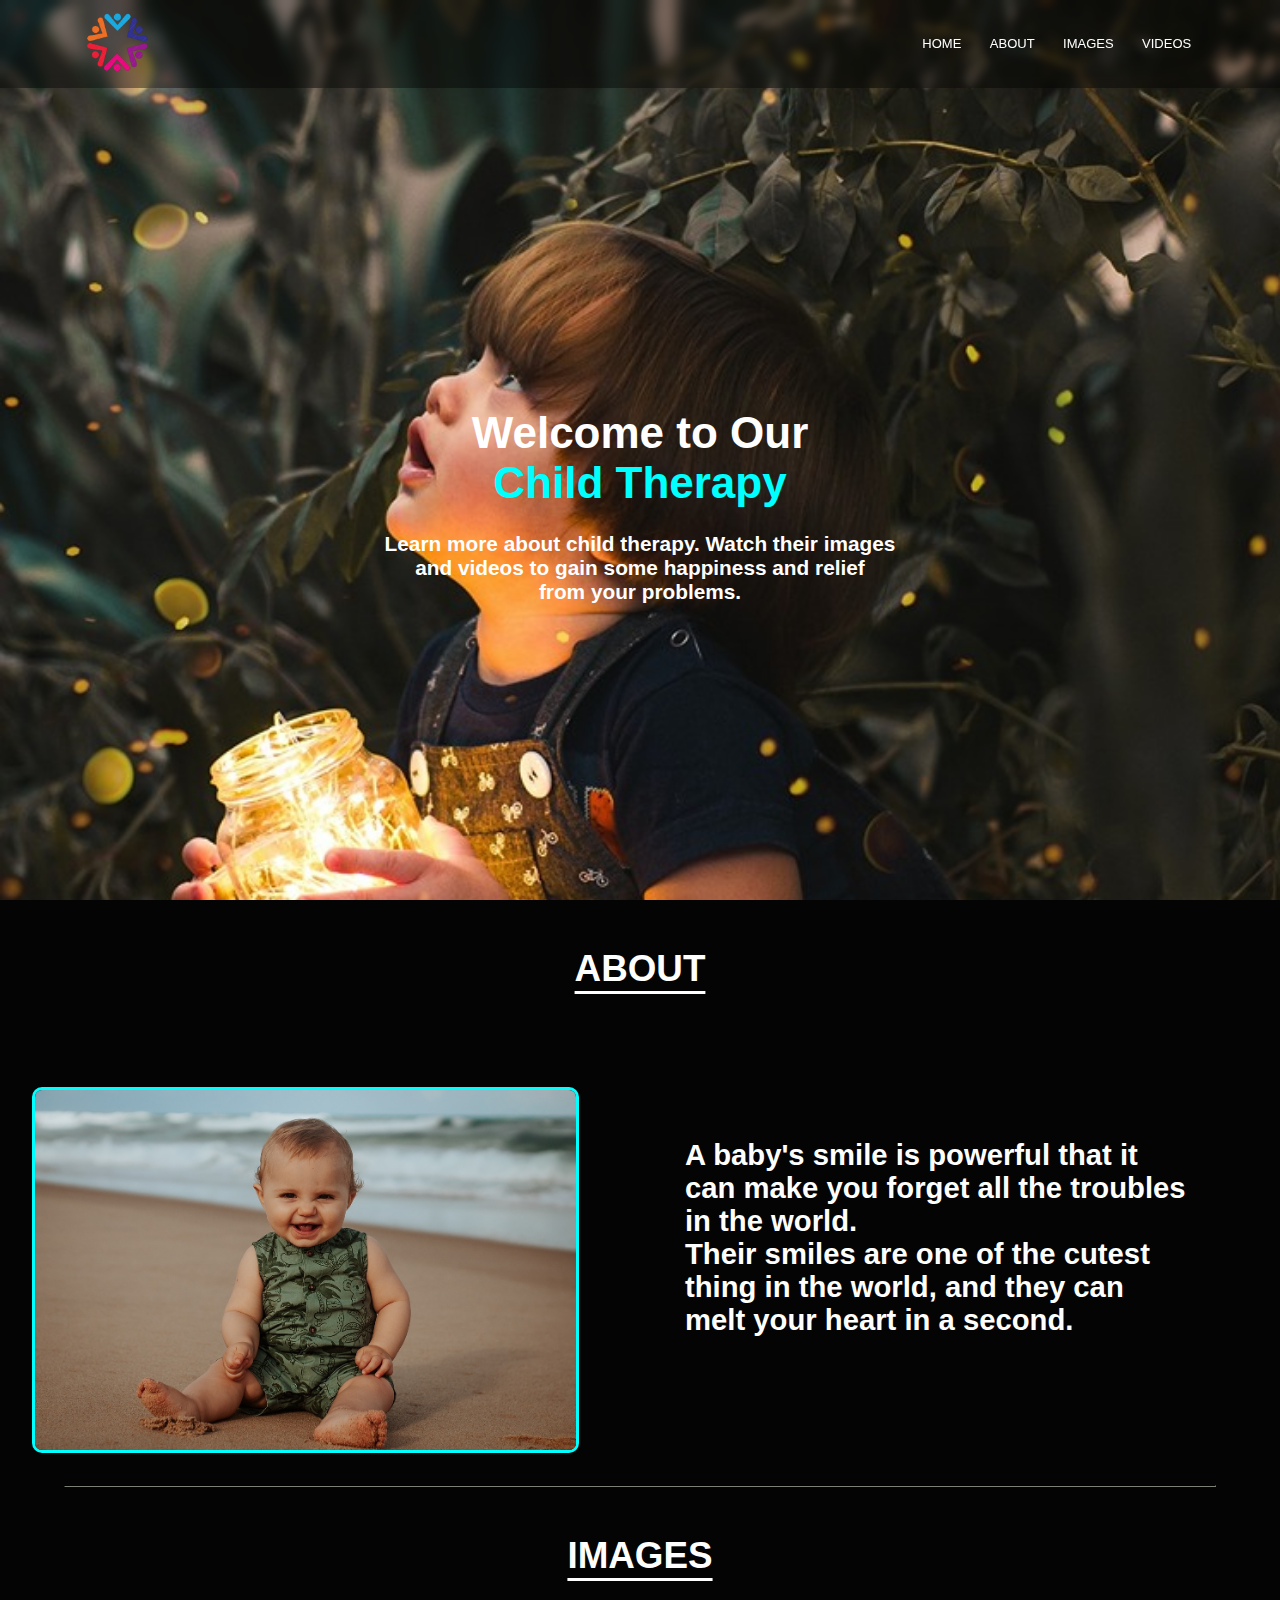
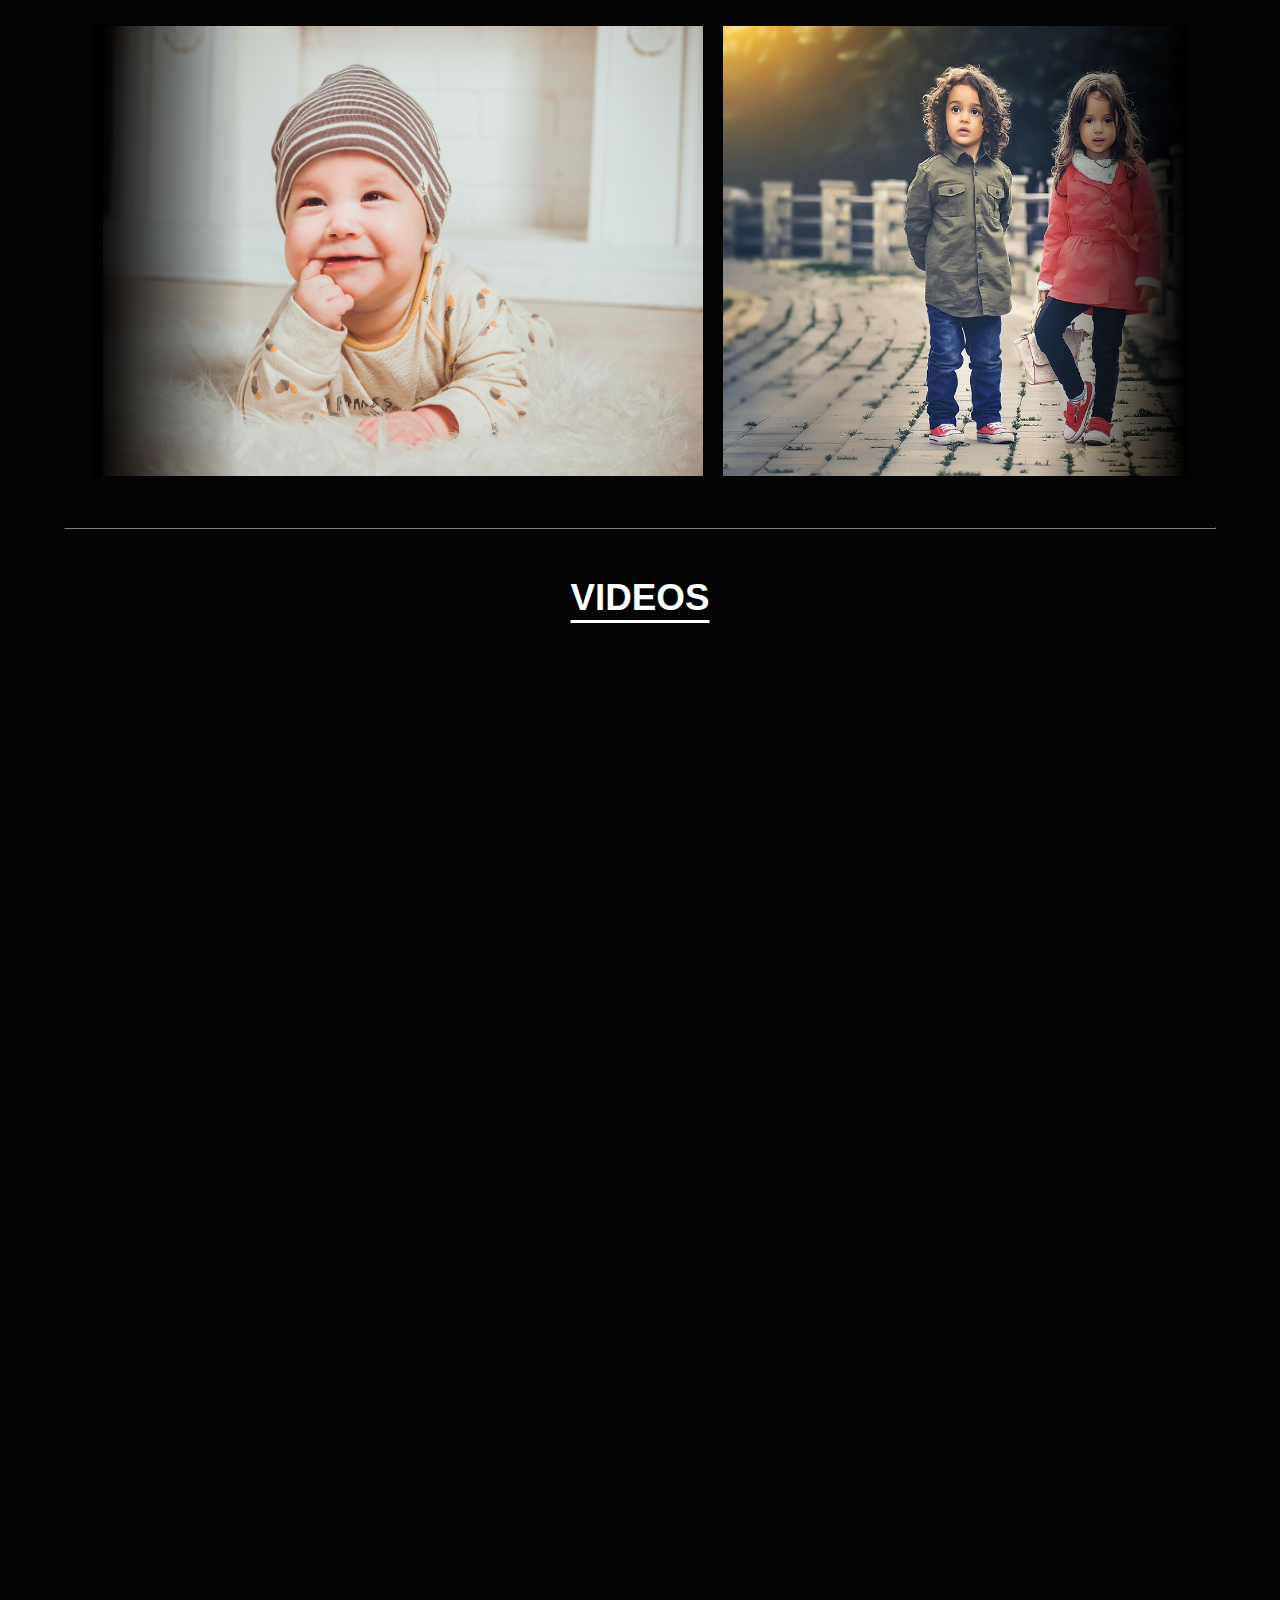
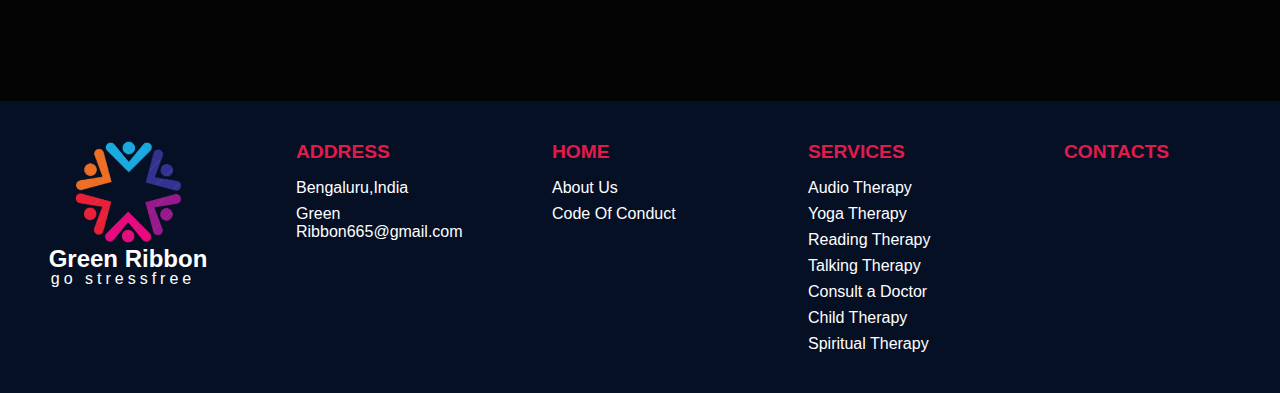
<file: html/childTherapy.html>
<!DOCTYPE html>
<html lang="en">

<head>
  <meta charset="UTF-8" />
  <meta http-equiv="X-UA-Compatible" content="IE=edge" />
  <meta name="viewport" content="width=device-width, initial-scale=1.0" />
  <link rel="icon" href="/images/favicon-enhanced.png" />
  <link rel="preconnect" href="https://fonts.googleapis.com" />
  <link rel="preconnect" href="https://fonts.gstatic.com" crossorigin />
  <link rel="stylesheet" text="text/CSS"
    href="https://cdnjs.cloudflare.com/ajax/libs/font-awesome/6.1.1/css/all.min.css" />
  <link href="https://fonts.googleapis.com/css2?family=Inter:wght@100;400;700&display=swap" rel="stylesheet" />
  <title>Green Ribbon - Child Therapy</title>
  <link rel="stylesheet" href="../css/childTherapy.css" />
</head>

<body>
  <!-- Navbar Section -->
  <nav>
    <a href="../index.html"><img class="audio-logo" src="../logo.png" alt="Logo" /></a>

    <div class="nav-links" id="navLinks">
      <ul>
        <li><a href="../index.html">HOME</a></li>
        <li><a href="#about" class=".smooth-scroll">ABOUT</a></li>
        <li><a href="#images" class=".smooth-scroll">IMAGES </a></li>
        <li><a href="#videos" class=".smooth-scroll">VIDEOS </a></li>
      </ul>
    </div>
    <div class="hamburger" id="ham">
      <svg stroke="currentColor" fill="currentColor" stroke-width="0" viewBox="0 0 1024 1024" height="1em" width="1em"
        xmlns="http://www.w3.org/2000/svg">
        <path
          d="M904 160H120c-4.4 0-8 3.6-8 8v64c0 4.4 3.6 8 8 8h784c4.4 0 8-3.6 8-8v-64c0-4.4-3.6-8-8-8zm0 624H120c-4.4 0-8 3.6-8 8v64c0 4.4 3.6 8 8 8h784c4.4 0 8-3.6 8-8v-64c0-4.4-3.6-8-8-8zm0-312H120c-4.4 0-8 3.6-8 8v64c0 4.4 3.6 8 8 8h784c4.4 0 8-3.6 8-8v-64c0-4.4-3.6-8-8-8z">
        </path>
      </svg>
    </div>

  </nav>

  <!-- Mobile Layout Navbar -->
  <div class="menu" id="menu">
    <ul class="menu-link">
      <li><a href="../index.html">HOME</a></li>
      <li><a class="close" href="#about">ABOUT</a></li>
      <li><a class="close" href="#images">IMAGES </a></li>
      <li><a class="close" href="#videos">VIDEOS </a></li>
    </ul>
  </div>
  <!-- Mobile Layout Navbar Ends Here -->

  <!-- Navbar Section Ends Here -->

  <div class="menu" id="menu">
    <ul class="menu-link">
      <li><a href="../index.html">HOME</a></li>
      <li><a class="close" href="#about">ABOUT</a></li>
      <li><a class="close" href="#images">IMAGES </a></li>
      <li><a class="close" href="#videos">VIDEOS </a></li>
    </ul>
  </div>
  <header>
    <div class="center">
      <h1 id="title">Welcome to Our <br><span class="heading-span">Child Therapy</span></h1>
      <h3 id="subtitle">Learn more about child therapy. Watch their images<br> and videos to gain some happiness and
        relief <br> from your problems.</h3>
    </div>
  </header>
  <section id="about" class="about">
    <h1 class="section-headings">ABOUT</h1>
    <div class="bfit">
      <img src="../images/about-child.jpg" width="700" height="600">
      <div class="btext">
        <div class="baby-text">
          <div class="baby-text">
            <h3>A baby's smile is powerful that it can make you forget all the troubles </h3>
          </div>
          <div class="baby-text">
            <h3>in the world.</h3>
          </div>
          <div class="baby-text">
            <h3>Their smiles are one of the cutest thing in the world, and they can</h3>
          </div>
          <div class="baby-text">
            <h3> melt your heart in a second.</h3>
          </div>
        </div>

      </div>
    </div>
    </div>
  </section>
  <hr />
  <section id="images">
    <h1 class="section-headings">IMAGES</h1>
    <div class="main-scroll-div">
      <div>
        <button class="icon" onclick="scrolll()"> <i class="fas fa-angle-double-left"></i></button>
      </div>
      <div class="cover">
        <div class="scroll-images">
          <div class="child"><img class="child-img" src="../images/slider-8.jpg" alt="image"></div>
          <div class="child"><img class="child-img" src="../images/slider-3.jpg" alt="image"></div>
          <div class="child"><img class="child-img" src="../images/slider-4.jpg" alt="image"></div>
          <div class="child"><img class="child-img" src="../images/slider-5.jpg" alt="image"></div>
          <div class="child"><img class="child-img" src="../images/slider-6.jpg" alt="image"></div>
          <div class="child"><img class="child-img" src="../images/slider-2.jpg" alt="image"></div>
          <div class="child"><img class="child-img" src="../images/slider-7.jpg" alt="image"></div>
          <div class="child"><img class="child-img" src="../images/slider-8.jpg" alt="image"></div>
          <div class="child"><img class="child-img" src="../images/slider-9.jpg" alt="image"></div>
        </div>
      </div>
      <div>
        <button class="icon" onclick="scrollr()"> <i class="fas fa-angle-double-right"></i></button>
      </div>
    </div>

    <br>
  </section>
  <hr />
  <!-- Video Section  -->
  <section id="videos">
    <h1 class="section-headings">VIDEOS</h1>
    <div class="collection">
      <div class="video">
        <iframe width="560" height="315" src="https://www.youtube.com/embed/myz0kxHLnLU" title="YouTube video player"
          frameborder="0"
          allow="accelerometer; autoplay; clipboard-write; encrypted-media; gyroscope; picture-in-picture"
          allowfullscreen></iframe>
      </div>
      <div class="video">
        <iframe width="560" height="315" src="https://www.youtube.com/embed/zs21cKJs87E" title="YouTube video player"
          frameborder="0"
          allow="accelerometer; autoplay; clipboard-write; encrypted-media; gyroscope; picture-in-picture"
          allowfullscreen></iframe>
      </div>
      <div class="video">
        <iframe width="560" height="315" src="https://www.youtube.com/embed/1YBheuHma8I" title="YouTube video player"
          frameborder="0"
          allow="accelerometer; autoplay; clipboard-write; encrypted-media; gyroscope; picture-in-picture"
          allowfullscreen></iframe>
      </div>
      <div class="video">
        <iframe width="560" height="315" src="https://www.youtube.com/embed/L49VXZwfup8" title="YouTube video player"
          frameborder="0"
          allow="accelerometer; autoplay; clipboard-write; encrypted-media; gyroscope; picture-in-picture"
          allowfullscreen></iframe>
      </div>
      <div class="video">
        <iframe width="560" height="315" src="https://www.youtube.com/embed/gB12TV38QBo" title="YouTube video player"
          frameborder="0"
          allow="accelerometer; autoplay; clipboard-write; encrypted-media; gyroscope; picture-in-picture"
          allowfullscreen></iframe>
      </div>
      <div class="video">
        <iframe width="560" height="315" src="https://www.youtube.com/embed/GZECezeVg08" title="YouTube video player"
          frameborder="0"
          allow="accelerometer; autoplay; clipboard-write; encrypted-media; gyroscope; picture-in-picture"
          allowfullscreen></iframe>
      </div>
    </div>
  </section>


  <!-- footer start -->
  <footer>
    <div class="footer-container">
      <!--logo and info column-->
      <div class="col">
        <!--logo insert-->
        <img src="../logo.png" alt="logo" class="footlogo" />
        <div class="footercontent">
          <h2 class="footerheading">Green Ribbon</h2>
          <p class="footerpara">go stressfree</p>
        </div>
      </div>

      <!--ADDRESS COLUMN-->

      <div class="footer-side-col">
        <div class="col">
          <h3>
            ADDRESS
            <div class="underline"><span></span></div>
          </h3>
          <p>Bengaluru,India</p>
          <p class="email-id"><a href="mailto:Green Ribbon665@gmail.com">Green Ribbon665@gmail.com</a></p>
        </div>
        <!--HOME COLUMN-->
        <div class="col">
          <h3>HOME</h3>
          <ul>
            <li><a href="#about">About Us</a></li>
            <li>
              <a href="https://github.com/AkashS20/hackathon">Code Of Conduct</a>
            </li>

          </ul>
        </div>
        <!--OUR SERVICES COLUMN-->
        <div class="col">
          <h3>
            SERVICES
            <div class="underline"><span></span></div>
          </h3>
          <ul>
            <li>
              <a href="audioTherapy.html">Audio Therapy</a>
            </li>
            <li>
              <a href="yogatherapy.html">Yoga Therapy</a>
            </li>
            <li>
              <a href="readingTherapy.html">Reading Therapy</a>
            </li>
            <li>
              <a href="talkingTherapy.html">Talking Therapy</a>
            </li>
            <li>
              <a href="https://www.practo.com/counselling-psychology">Consult a Doctor</a>
            </li>
            <li>
              <a href="childTherapy.html">Child Therapy</a>
            </li>
            <li>
              <a href="spirituality.html">Spiritual Therapy</a>
            </li>
          </ul>
        </div>
        <!--CONTACTS COLUMN-->
        <div class="col">
          <h3>
            CONTACTS
            <div class="underline"><span></span></div>
          </h3>
          <div class="social-menu">
            <ul>
              <a href="https://twitter.com/ashuthe1x" target="_blank">
                <li id="social-twitter"><i class="fab fa-2x fa-twitter"></i></li>
              </a>
              <a href="https://github.com/AkashS20/hackathon" target="_blank">
                <li id="social-github"><i class="fab fa-2x fa-github"></i></li>
              </a>
              <a href="https://www.linkedin.com/groups/9206025/" target="_blank">
                <li id="social-linkedin"><i class="fab fa-2x fa-linkedin-in"></i></li>
              </a>
            </ul>
          </div>
        </div>
      </div>
    </div>
    </div>
  </footer>
  <script src="childTherapy.js"></script>
</body>

</html>
</file>
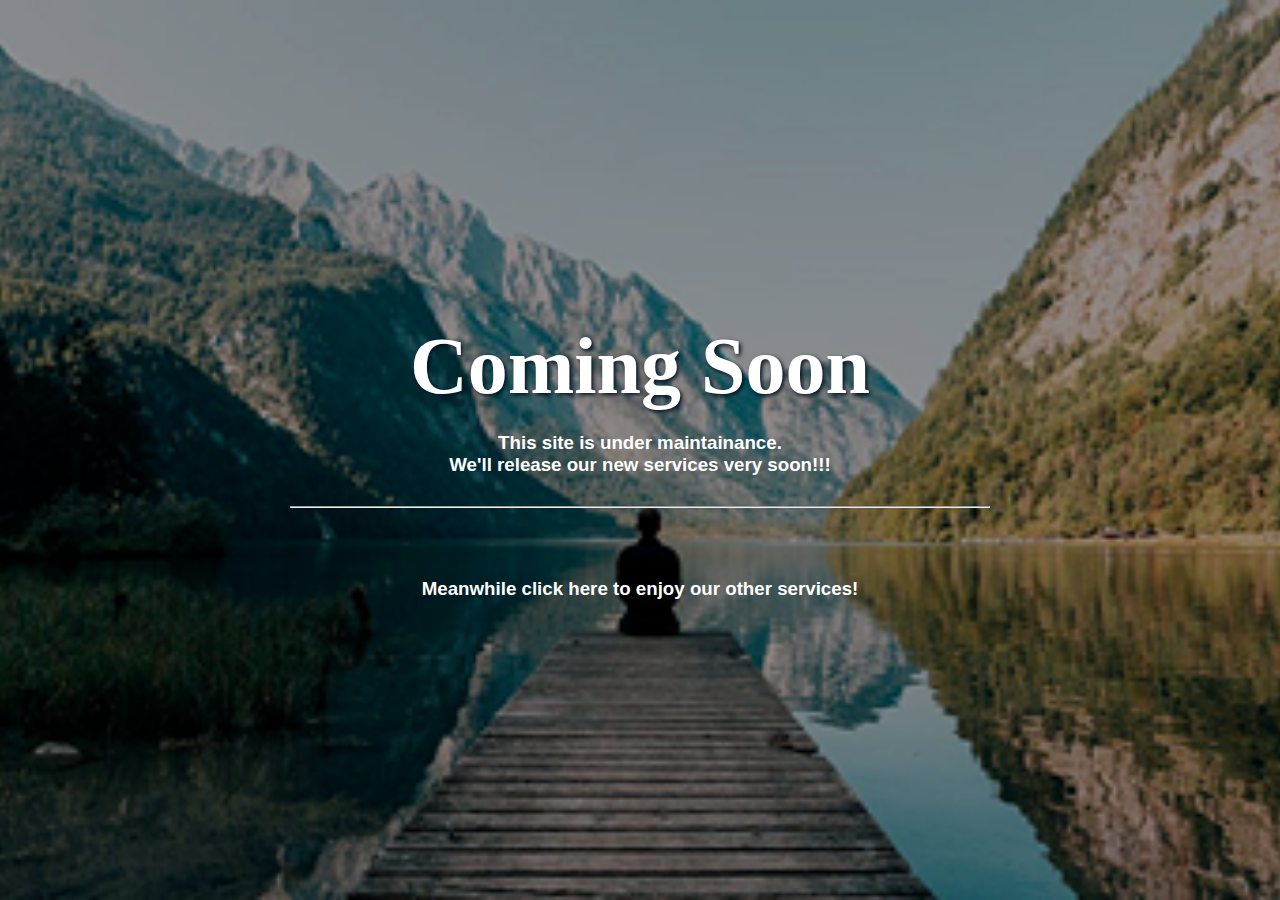
<file: html/comingSoon.html>
<!DOCTYPE html>
<html lang="en">
  <head>
    <meta charset="UTF-8" />
    <meta http-equiv="X-UA-Compatible" content="IE=edge" />
    <meta name="viewport" content="width=device-width, initial-scale=1.0" />
    <link rel ="icon" href="../images/favicon-enhanced.png">
    <link rel="stylesheet" href="../css/styles.css" />
    <link rel="preconnect" href="https://fonts.googleapis.com">
<link rel="preconnect" href="https://fonts.gstatic.com" crossorigin>
<link href="https://fonts.googleapis.com/css2?family=Cedarville+Cursive&family=Dancing+Script&family=Itim&family=Oleo+Script+Swash+Caps&family=Permanent+Marker&display=swap" rel="stylesheet">
    <title>Green Ribbon - Coming Soon</title>
  </head>
  <body>
      <h1>Coming Soon</h1>
      <h3>This site is under maintainance.<br />We'll release our new services very
        soon!!!</h3>
      <hr>
      <p id="launch"></p>
      <h3><a href="https://Green Ribbon-stress-free.netlify.app/#services">Meanwhile click here to enjoy our other services!</a></h3>
  
    </body>
<!--     <script src="../js/comingSoon.js"></script> -->
</html>
</file>
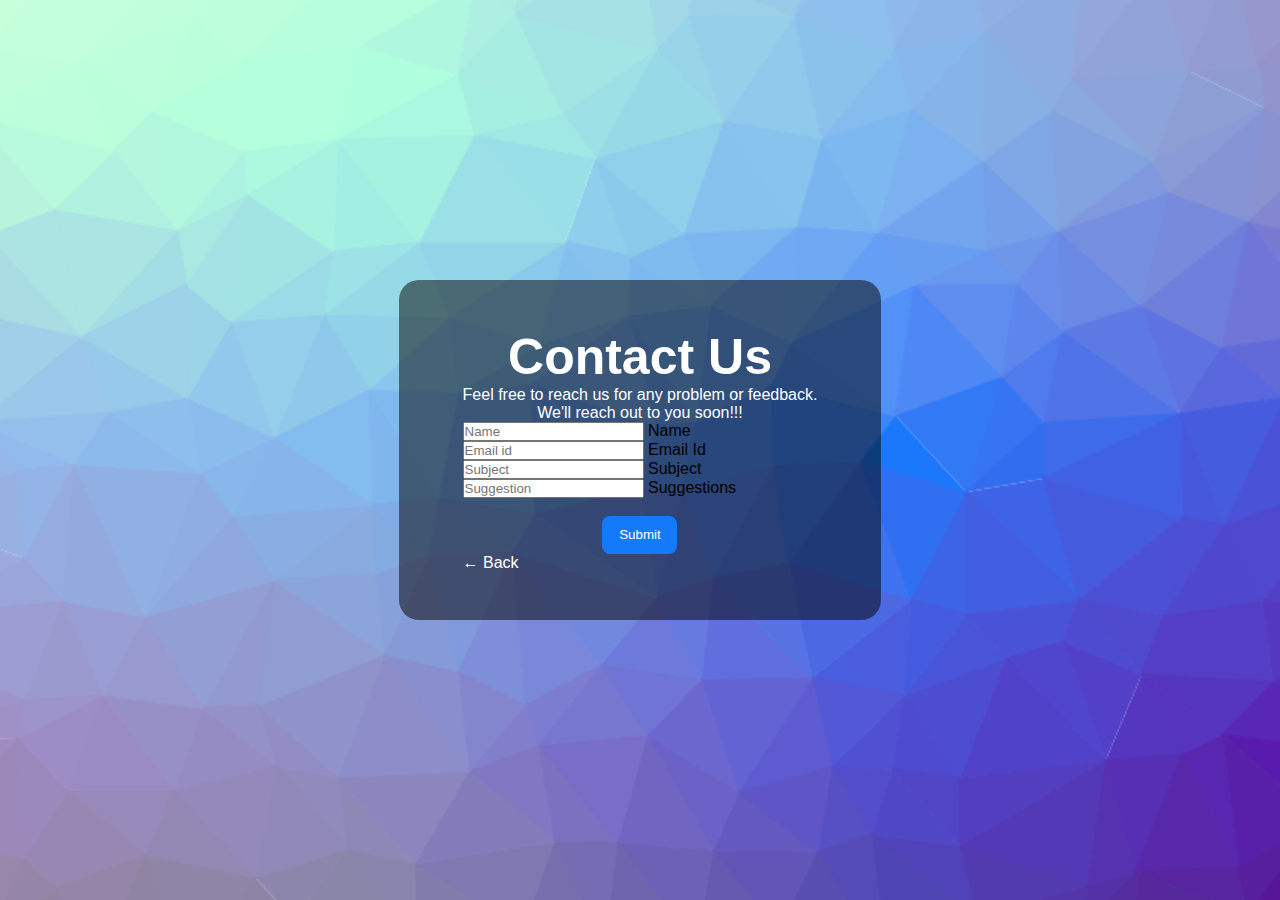
<file: html/contact.html>
<!DOCTYPE html>
<html lang="en">

<head>
    <meta charset="UTF-8" />
    <meta http-equiv="X-UA-Compatible" content="IE=edge" />
    <meta name="viewport" content="width=device-width, initial-scale=1.0" />
    <link rel="icon" href="/images/favicon-enhanced.png">
    <title>Green Ribbon - Contact Us</title>
    <link rel="stylesheet" href="css/contact.css" />
    <link rel="stylesheet" href="https://cdn.jsdelivr.net/npm/bootstrap@5.2.0/dist/css/bootstrap.min.css">
</head>

<body onload="myfunction()">
    <div id="load"></div>
    <!-- Contact Us Section -->
    <section id="contact">
        <div class="form-container">
            <div class="header">
                <h1>Contact Us</h1>
                <p>
                    Feel free to reach us for any problem or feedback.<br />We'll reach
                    out to you soon!!!
                </p>
            </div>

            <form action="https://formspree.io/f/mvoygqdg" method="POST">
                <div class="form-floating mb-3">
                    <input type="text" name="name" class="name form-control" id="floatingInput" placeholder="Name" required>
                    <label for="name">Name</label>
                </div>

                <div class="form-floating mb-3">
                    <input type="email" name="email" class="email form-control" id="floatingInput" placeholder="Email id" required>
                    <label for="email">Email Id</label>
                </div>

                <div class="form-floating mb-3">
                    <input type="text" name="subject" class="subject form-control" id="floatingInput" placeholder="Subject" required>
                    <label for="subject">Subject</label>
                </div>

                <div class="form-floating mb-3">
                    <input type="text" name="suggestion" class="suggestion form-control" id="floatingInput" placeholder="Suggestion" required>
                    <label for="suggestion">Suggestions</label>
                </div>

                <a class="atag"><button type="submit" class="btn">Submit</button></a>   
            </form>
            <p><a class="tag" href="/index.html">&#8592; Back</a></p>
        </div>
    </section>
    <script>
        var preloader = document.getElementById('load');
        function myfunction(){
            preloader.style.display='none';
        }
    </script>
</body>

</html>
<script src="https://cdn.jsdelivr.net/npm/bootstrap@5.2.0/dist/js/bootstrap.bundle.min.js"></script>
</file>
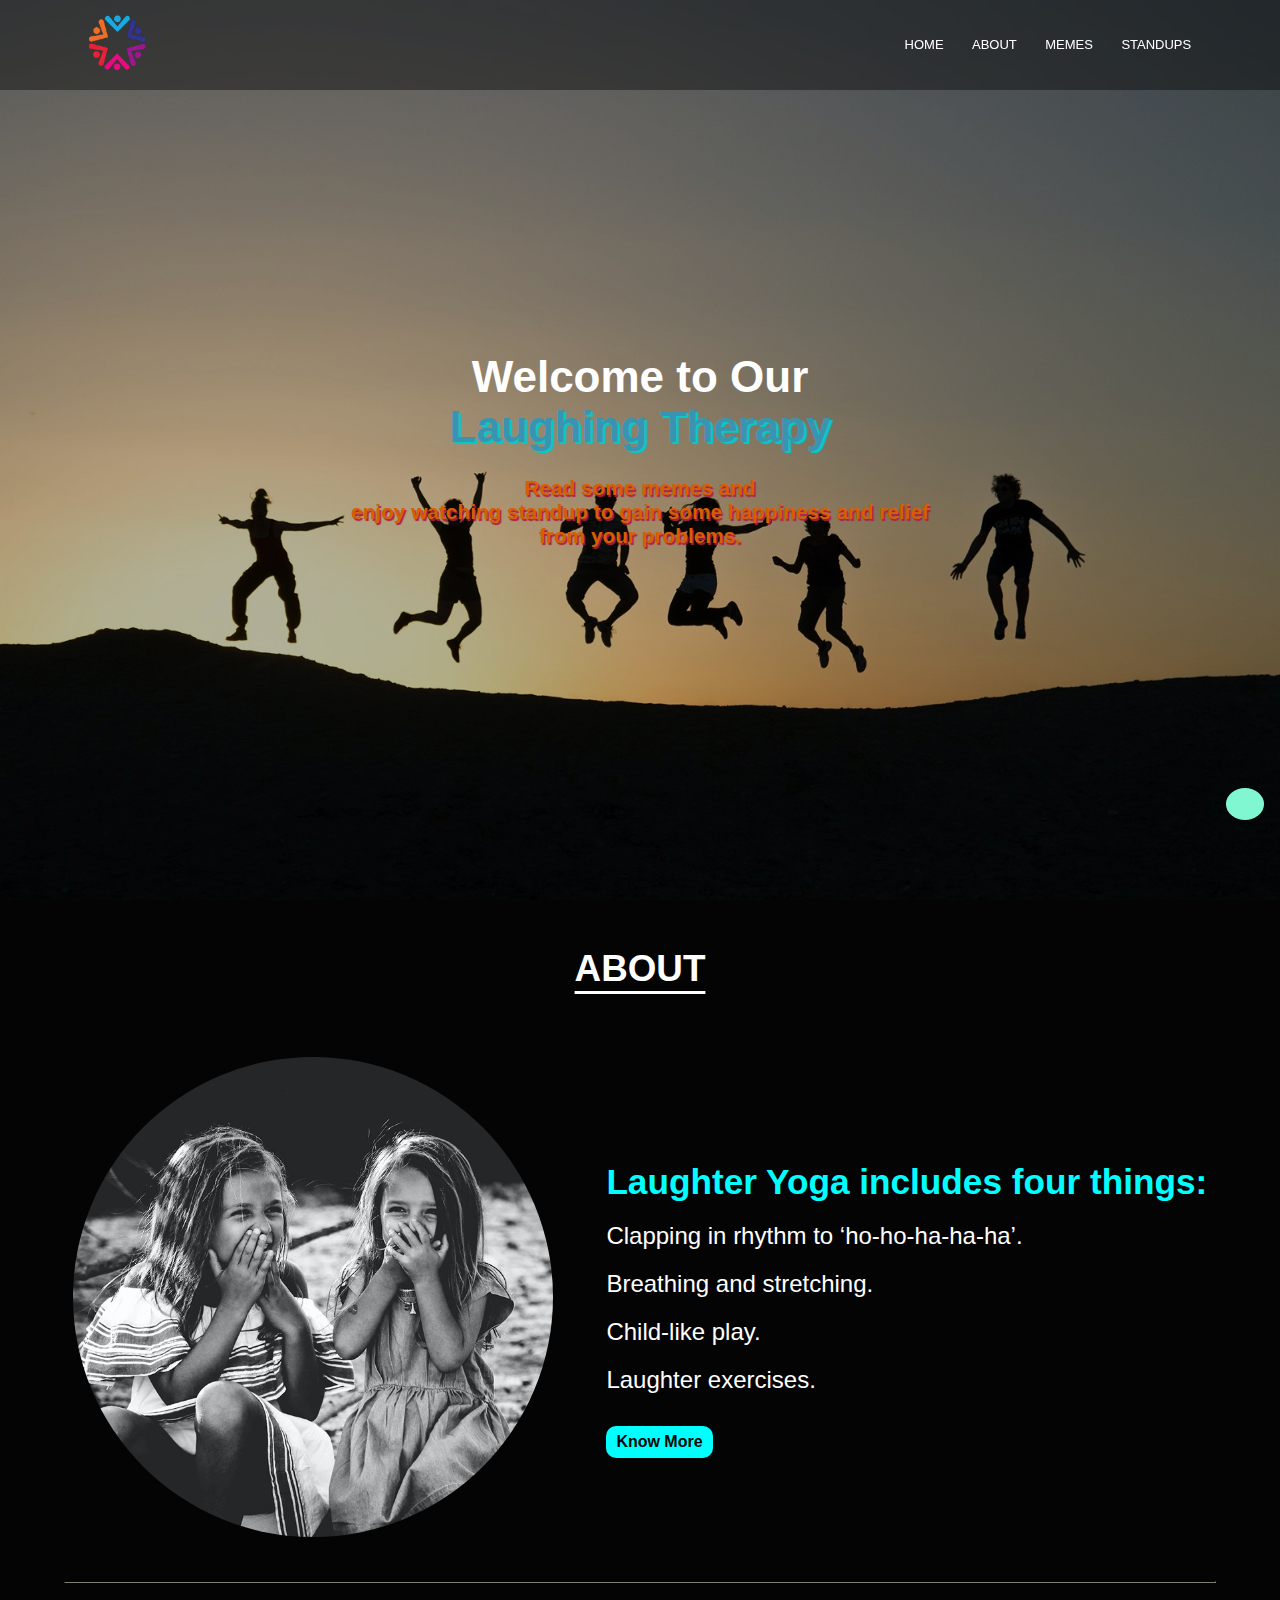
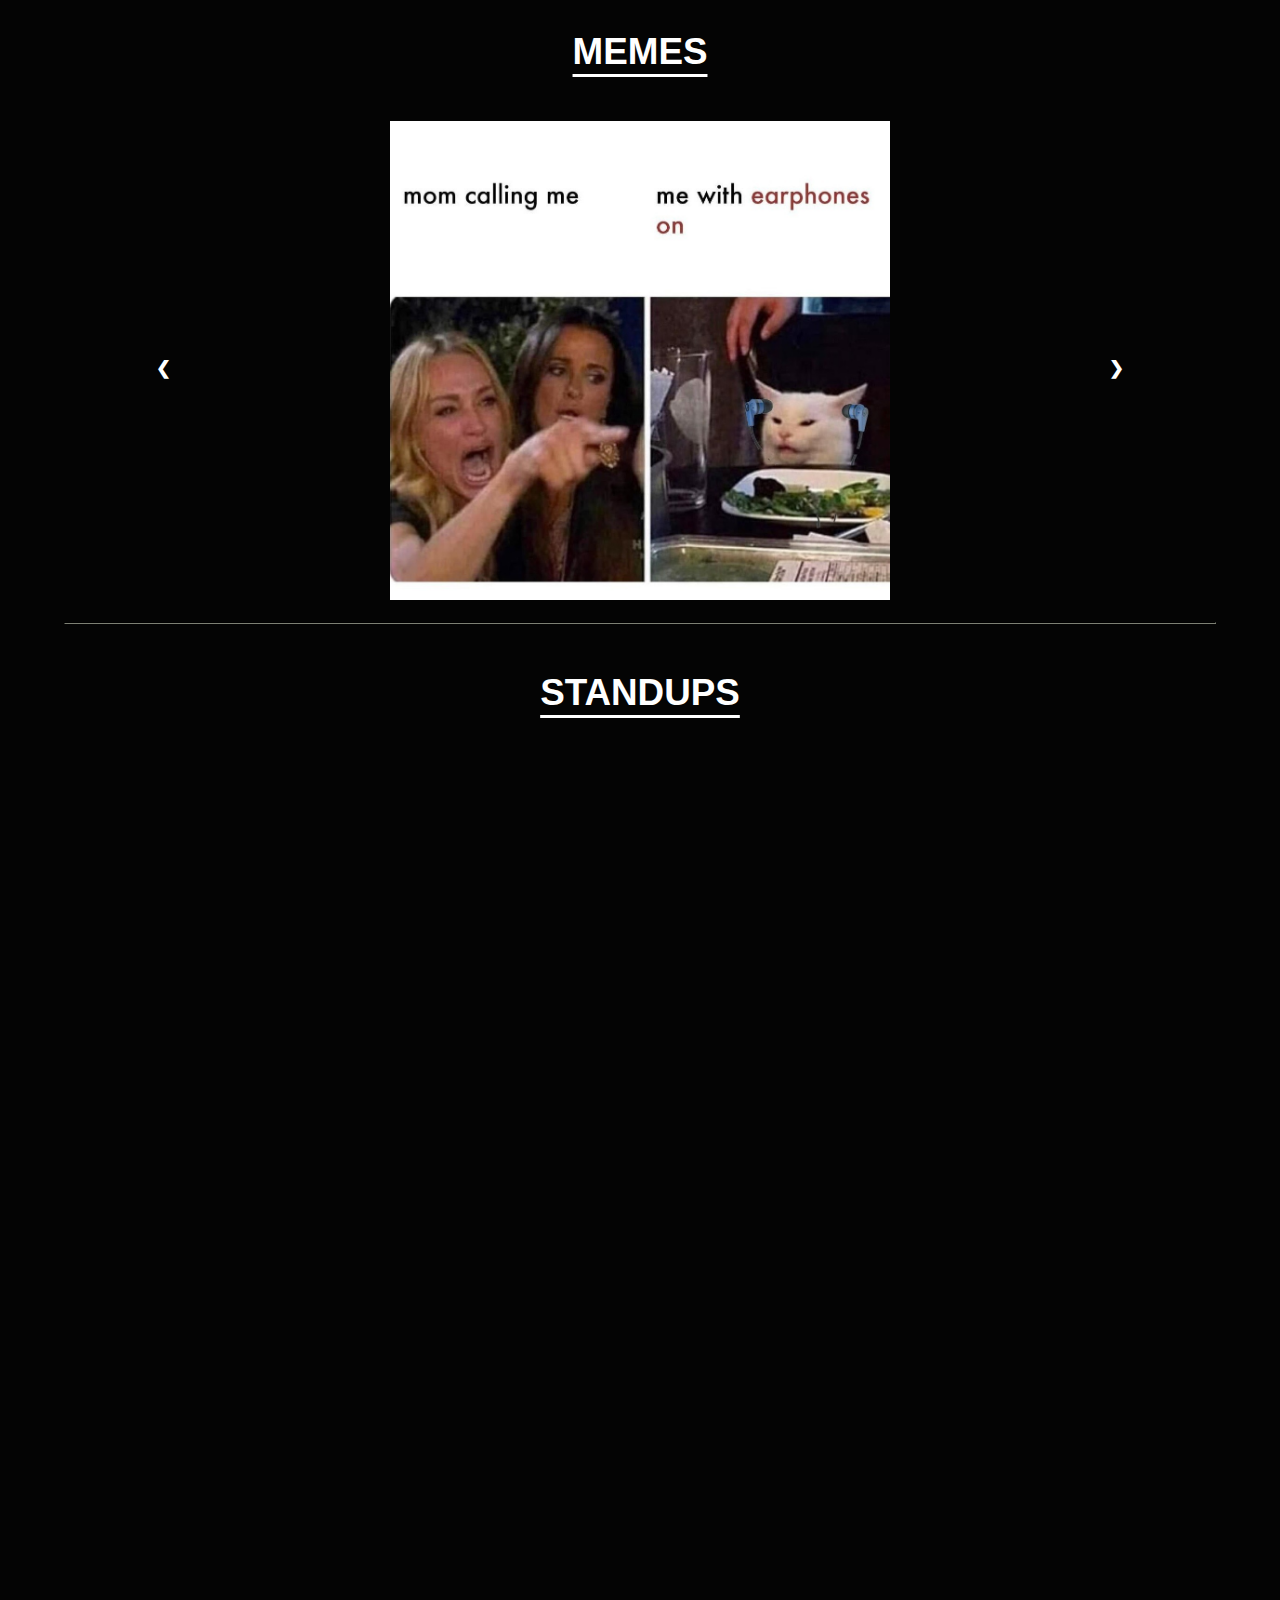
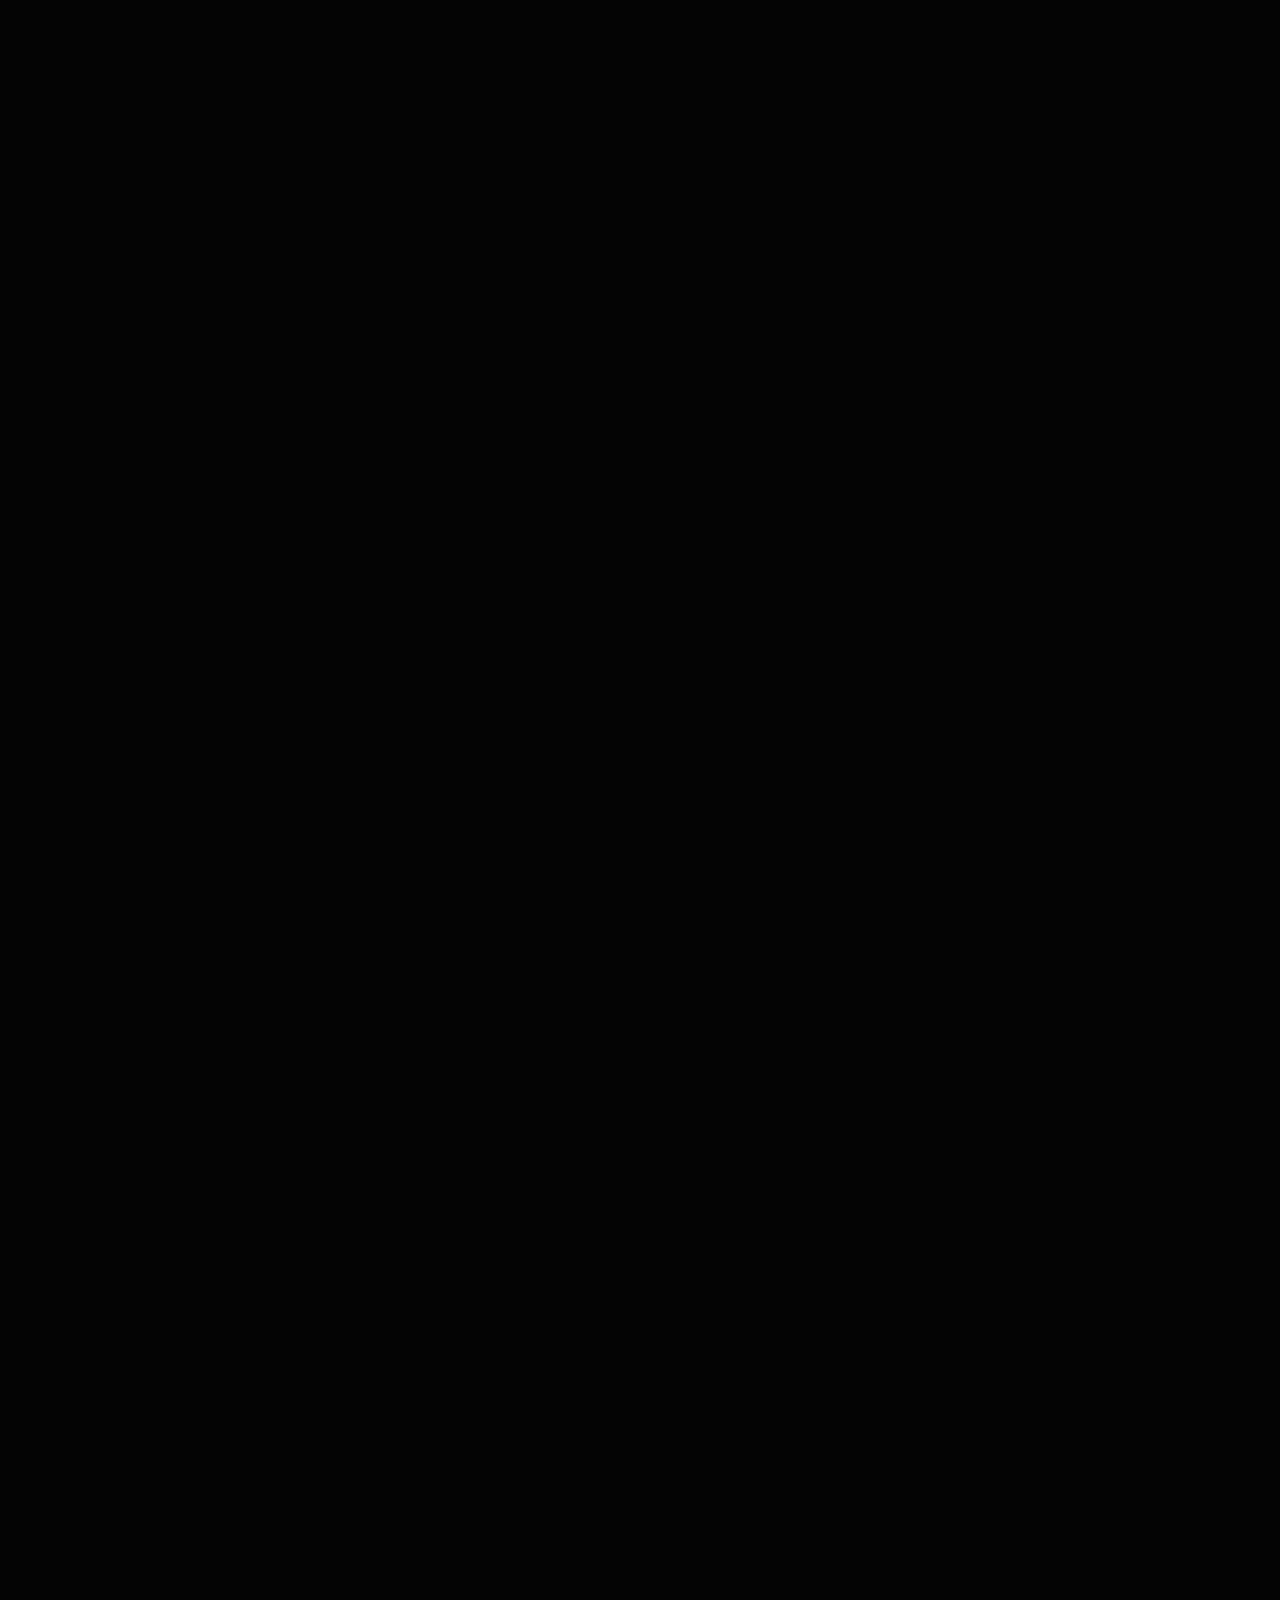
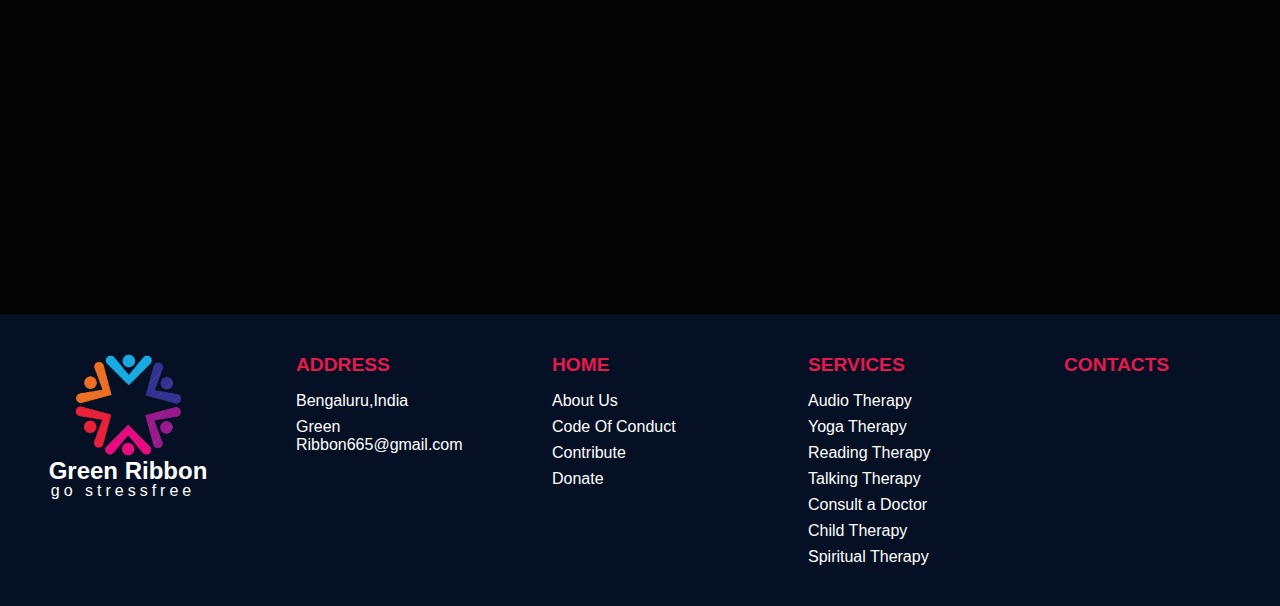
<file: html/laughTherapy.html>
<!DOCTYPE html>
<html lang="en">
  <head>
    <meta charset="UTF-8" />
    <meta http-equiv="X-UA-Compatible" content="IE=edge" />
    <meta name="viewport" content="width=device-width, initial-scale=1.0" />
    <link rel="icon" href="/images/favicon-enhanced.png" />
    <title>Green Ribbon - Laughing Therapy</title>
    <link rel="stylesheet" href="css/laugh.css" />
    <link
      rel="stylesheet"
      text="text/CSS"
      href="https://cdnjs.cloudflare.com/ajax/libs/font-awesome/6.1.1/css/all.min.css"
    />
    <link href="https://unpkg.com/aos@2.3.1/dist/aos.css" rel="stylesheet">
  </head>
  <body onload="myfunction()" id="main">
    <div id="load">
      <div style="background-color: white; height: 25vh; width: 100%; position: relative; top: -70px;"></div>
    </div>
    <div id="back-top-div" class="back-top-wrap">
      <i class="fas fa-arrow-up"></i>
    </div>
    
  
    <nav>
      <a href="../index.html"><img class="audio-logo" src="../logo.png" alt="Logo"/></a>

      <div class="nav-links" id="navLinks">
        <ul>
          <li><a href="../index.html">HOME</a></li>
          <li><a href="#about">ABOUT</a></li>
          <li><a href="#memes">MEMES </a></li>
          <li><a href="#standups">STANDUPS </a></li>
        </ul>
      </div>

      <div class="hamburger" id="ham">
        <svg stroke="currentColor" fill="currentColor" stroke-width="0" viewBox="0 0 1024 1024" height="1em" width="1em" xmlns="http://www.w3.org/2000/svg"><path d="M904 160H120c-4.4 0-8 3.6-8 8v64c0 4.4 3.6 8 8 8h784c4.4 0 8-3.6 8-8v-64c0-4.4-3.6-8-8-8zm0 624H120c-4.4 0-8 3.6-8 8v64c0 4.4 3.6 8 8 8h784c4.4 0 8-3.6 8-8v-64c0-4.4-3.6-8-8-8zm0-312H120c-4.4 0-8 3.6-8 8v64c0 4.4 3.6 8 8 8h784c4.4 0 8-3.6 8-8v-64c0-4.4-3.6-8-8-8z"></path></svg>
      </div>
    </nav>
  
    <div class="menu" id="menu">
      <ul class="menu-link">
        <li><a  href="../index.html">HOME</a></li>
        <li><a onclick="closeMenu()" href="#about">ABOUT</a></li>
        <li><a onclick="closeMenu()" href="#memes">MEMES </a></li>
        <li><a  onclick="closeMenu()" href="#standups">STANDUPS </a></li>
      </ul>
    </div>
    
    <header>
      <div class="filter"></div>
      <div class="center"> 
        <h1  data-aos="fade-down"  id="title">Welcome to Our <br><span class="heading-span">Laughing Therapy</span></h1>
        <h3 data-aos="fade-up-right" data-aos-duration="1500" id="subtitle">Read some memes and <br>enjoy watching standup to gain some happiness and relief <br> from your problems.</h3>
      </div>
    </header>

    <section id="about">
      <h1 data-aos="flip-right" class="section-headings">ABOUT</h1>
      <div class="about-container">
        <div data-aos="fade-up-right" data-aos-duration="5000" class="image">
          <img src="../images/laugh.jpg" alt="">
        </div>
        <div class="about-content">
          <h4 data-aos="fade-up-left" class="one"> Laughter Yoga includes four things:</h4>
          <ol class="about-list">
            <li data-aos="fade-left">Clapping in rhythm to ‘ho-ho-ha-ha-ha’.</li>
            <li data-aos="fade-left">Breathing and stretching.</li>
            <li data-aos="fade-left">Child-like play.</li>
            <li data-aos="fade-left">Laughter exercises.</li>
          </ol>
          <a href="https://www.healthline.com/nutrition/laughing-yoga" target="_blank">Know More</a>
        </div>
      </div>
    </section>
    <hr/>
    <section id="memes">
      <h1  data-aos="zoom-out" class="section-headings">MEMES</h1>
      <div data-aos="flip-up" class="slideshow-container">
        <div class="mySlides fade">
          <img src="../images/meme1.jpg" style="width:50%; margin-left: 25%;">
        </div>
      
        <div data-aos="flip-up" class="mySlides fade">
          <img src="../images/meme2.jpg" style="width:50%; margin-left: 25%;">
        </div>
      
        <div data-aos="flip-up" class="mySlides fade">
          <img src="../images/meme3.jpg" style="width:50%; margin-left: 25%;">
        </div>

        <div data-aos="flip-up" class="mySlides fade">
          <img src="../images/meme4.jpg" style="width:50%; margin-left: 25%;">
        </div>

        <div data-aos="flip-up" class="mySlides fade">
          <img src="../images/meme5.jpg" style="width:50%; margin-left: 25%;">
        </div>

        <div data-aos="flip-up" class="mySlides fade">
          <img src="../images/meme6.jpg" style="width:50% ; margin-left: 25%;">
        </div>
    
        <!-- Next and previous buttons -->
        <a class="prev" onclick="plusSlides(-1)">&#10094;</a>
        <a class="next" onclick="plusSlides(1)">&#10095;</a>
      </div>
      <br>
    </section>
    <hr/>
    <section id="standups">
      <h1 data-aos="zoom-in-up" class="section-headings">STANDUPS</h1>
        <div class="collection">
          <div data-aos="flip-down" class="video">
            <iframe
              width="100%"
              height="330"
              src="https://www.youtube.com/embed/Tqsz6fjvhZM"
              title="YouTube video player"
              frameborder="0"
              allow="accelerometer; autoplay; clipboard-write; encrypted-media; gyroscope; picture-in-picture"
              allowfullscreen>
            </iframe>
          </div>
          <div data-aos="flip-down" class="video">
            <iframe
              width="100%"
              height="330"
              src="https://www.youtube.com/embed/Y2Oj9gllHno?start=16"
              title="YouTube video player"
              frameborder="0"
              allow="accelerometer; autoplay; clipboard-write; encrypted-media; gyroscope; picture-in-picture"
              allowfullscreen>
            </iframe>
          </div>
          <div data-aos="flip-down" class="video">
            <iframe
              width="100%"
              height="330"
              src="https://www.youtube.com/embed/XDlyS4N__3o?start=22"
              title="YouTube video player"
              frameborder="0"
              allow="accelerometer; autoplay; clipboard-write; encrypted-media; gyroscope; picture-in-picture"
              allowfullscreen>
            </iframe>
          </div>
          <div data-aos="flip-down" class="video">
            <iframe
              width="100%"
              height="330"
              src="https://www.youtube.com/embed/z12bz7adLKI"
              title="YouTube video player"
              frameborder="0"
              allow="accelerometer; autoplay; clipboard-write; encrypted-media; gyroscope; picture-in-picture"
              allowfullscreen>
            </iframe>
          </div>
          <div data-aos="flip-down" class="video">
            <iframe
              width="100%"
              height="330"
              src="https://www.youtube.com/embed/4H5dtevdkEY"
              title="YouTube video player"
              frameborder="0"
              allow="accelerometer; autoplay; clipboard-write; encrypted-media; gyroscope; picture-in-picture"
              allowfullscreen>
            </iframe>
          </div>
          <div data-aos="flip-down" class="video">
            <iframe
              width="100%"
              height="330"
              src="https://www.youtube.com/embed/J38ZBIvLank"
              title="YouTube video player"
              frameborder="0"
              allow="accelerometer; autoplay; clipboard-write; encrypted-media; gyroscope; picture-in-picture"
              allowfullscreen>
            </iframe>
          </div>
          <div data-aos="flip-down" class="video" >
            <iframe
              width="100%"
              height="330"
              src="https://www.youtube.com/embed/dtaJzUbQS7E"
              title="YouTube video player"
              frameborder="0"
              allow="accelerometer; autoplay; clipboard-write; encrypted-media; gyroscope; picture-in-picture"
              allowfullscreen>
            </iframe>
          </div>
          <div data-aos="flip-down" class="video">
            <iframe
              width="100%"
              height="330"
              src="https://www.youtube.com/embed/8PtsKRBgLrA"
              title="YouTube video player"
              frameborder="0"
              allow="accelerometer; autoplay; clipboard-write; encrypted-media; gyroscope; picture-in-picture"
              allowfullscreen>
            </iframe>
          </div>
          <div data-aos="flip-down" class="video">
            <iframe
              width="100%"
              height="330"
              src="https://www.youtube.com/embed/cHLM9L_5gj0"
              title="YouTube video player"
              frameborder="0"
              allow="accelerometer; autoplay; clipboard-write; encrypted-media; gyroscope; picture-in-picture"
              allowfullscreen>
            </iframe>
          </div>
          <div data-aos="flip-down" class="video">
            <iframe
              width="100%"
              height="330"
              src="https://www.youtube.com/embed/injU8xUHoyU"
              title="YouTube video player"
              frameborder="0"
              allow="accelerometer; autoplay; clipboard-write; encrypted-media; gyroscope; picture-in-picture"
              allowfullscreen>
            </iframe>
          </div>
          <div data-aos="flip-down" class="video">
            <iframe 
              width="100%"
              height="330" 
              src="https://www.youtube.com/embed/KKnhgkmV7k8" 
              title="YouTube video player" 
              frameborder="0" 
              allow="accelerometer; autoplay; clipboard-write; encrypted-media; gyroscope; picture-in-picture" 
              allowfullscreen>
            </iframe>
          </div>
          <div data-aos="flip-down" class="video">
            <iframe 
              width="100%" 
              height="330" 
              src="https://www.youtube.com/embed/_9x9zagDbks" 
              title="YouTube video player" 
              frameborder="0" 
              allow="accelerometer; autoplay; clipboard-write; encrypted-media; gyroscope; picture-in-picture" 
              allowfullscreen>
            </iframe>
          </div>
          <div data-aos="flip-down" class="video">
            <iframe 
              width="100%" 
              height="330" 
              src="https://www.youtube.com/embed/L9pA6sZZjeY"
              title="YouTube video player"
              frameborder="0" 
              allow="accelerometer; autoplay; clipboard-write; encrypted-media; gyroscope; picture-in-picture" 
              allowfullscreen>
            </iframe>
          </div>
          <div data-aos="flip-down" class="video">
            <iframe 
              width="100%" 
              height="330"
              src="https://www.youtube.com/embed/MLOp3iQFlXY" 
              title="YouTube video player" 
              frameborder="0" 
              allow="accelerometer; autoplay; clipboard-write; encrypted-media; gyroscope; picture-in-picture" 
              allowfullscreen>
            </iframe>
          </div>
          <div data-aos="flip-down" class="video">
            <iframe 
              width="100%"
              height="330" 
              src="https://www.youtube.com/embed/AhacYw9dkyE" 
              title="YouTube video player" 
              frameborder="0" 
              allow="accelerometer; autoplay; clipboard-write; encrypted-media; gyroscope; picture-in-picture" 
              allowfullscreen>
            </iframe>
          </div>
          <div data-aos="flip-down" class="video">
            <iframe 
              width="100%"
              height="330" 
              src="https://www.youtube.com/embed/qkxuFKqJXWY" 
              title="YouTube video player"
              frameborder="0" 
              allow="accelerometer; autoplay; clipboard-write; encrypted-media; gyroscope; picture-in-picture" 
              allowfullscreen>
            </iframe>
          </div>
        </div>
    </section>

    <!-- footer start -->
    <footer>
      <div class="footer-container">
        <!--logo and info column-->
        <div class="col">
          <!--logo insert-->
          <img src="../logo.png" alt="logo" class="footlogo" />
          <div class="footercontent">
            <h2 class="footerheading">Green Ribbon</h2>
            <p class="footerpara">go stressfree</p>
          </div>
        </div>

        <!--ADDRESS COLUMN-->

        <div class="footer-side-col">
          <div class="col">
            <h3>
              ADDRESS
              <div class="underline"><span></span></div>
            </h3>
            <p>Bengaluru,India</p>
            <p class="email-id"><a href="mailto:Green Ribbon665@gmail.com">Green Ribbon665@gmail.com</a></p>
          </div>

          <!--HOME COLUMN-->

          <div class="col">
            <h3>HOME</h3>
            <ul>
              <li><a href="#about">About Us</a></li>
              <li><a href="https://github.com/AkashS20/hackathon">Code Of Conduct</a></li>
              <li><a href="https://github.com/Susmita-Dey/Green Ribbon">Contribute</a></li>
              <li><a href="https://www.buymeacoffee.com/susmitadey">Donate</a></li>
            </ul>
          </div>

          <!--OUR SERVICES COLUMN-->
        <div class="col">
          <h3>
            SERVICES
            <div class="underline"><span></span></div>
          </h3>
          <ul>
            <li>
              <a href="audioTherapy.html">Audio Therapy</a>
            </li>
            <li>
              <a href="yogatherapy.html">Yoga Therapy</a>
            </li>
            <li>
              <a href="readingTherapy.html">Reading Therapy</a>
            </li>
            <li>
              <a href="talkingTherapy.html">Talking Therapy</a>
            </li>
            <li>
              <a href="https://www.practo.com/counselling-psychology">Consult a Doctor</a>
            </li>
            <li>
              <a href="childTherapy.html">Child Therapy</a>
            </li>
            <li>
              <a href="spirituality.html">Spiritual Therapy</a>
            </li>
          </ul>
        </div>
        <!--CONTACTS COLUMN-->
        <div class="col">
          <h3>
            CONTACTS
            <div class="underline"><span></span></div>
          </h3>
          <div class="social-menu">
            <ul>
              <a href="https://twitter.com/ashuthe1x" target="_blank">
                <li id="social-twitter"><i class="fab fa-2x fa-twitter"></i></li>
              </a>
              <a href="https://github.com/AkashS20/hackathon" target="_blank">
                <li id="social-github"><i class="fab fa-2x fa-github"></i></li>
              </a>
              <a href="https://www.linkedin.com/groups/9206025/" target="_blank">
                <li id="social-linkedin"><i class="fab fa-2x fa-linkedin-in"></i></li>
              </a>
            </ul>
          </div>
        </div>
        </div>
      </div>
    </footer>

    <script>
    const ham = document.getElementById("ham");
    const menu = document.getElementById("menu");
    const close = document.querySelectorAll('.close');
    const closeMenu = () => {
      if (menu.classList.contains("open")) {
        menu.classList.remove("open");
        
        console.log("open");
      }
      ham.innerHTML = '<svg stroke="currentColor" fill="currentColor" stroke-width="0" viewBox="0 0 1024 1024" height="1em" width="1em" xmlns="http://www.w3.org/2000/svg"><path d="M904 160H120c-4.4 0-8 3.6-8 8v64c0 4.4 3.6 8 8 8h784c4.4 0 8-3.6 8-8v-64c0-4.4-3.6-8-8-8zm0 624H120c-4.4 0-8 3.6-8 8v64c0 4.4 3.6 8 8 8h784c4.4 0 8-3.6 8-8v-64c0-4.4-3.6-8-8-8zm0-312H120c-4.4 0-8 3.6-8 8v64c0 4.4 3.6 8 8 8h784c4.4 0 8-3.6 8-8v-64c0-4.4-3.6-8-8-8z"></path></svg>'
    }

    const toggleMenu = () => {
      if (menu.classList.contains("open")) {
        menu.classList.remove("open");
        ham.innerHTML = '<svg stroke="currentColor" fill="currentColor" stroke-width="0" viewBox="0 0 1024 1024" height="1em" width="1em" xmlns="http://www.w3.org/2000/svg"><path d="M904 160H120c-4.4 0-8 3.6-8 8v64c0 4.4 3.6 8 8 8h784c4.4 0 8-3.6 8-8v-64c0-4.4-3.6-8-8-8zm0 624H120c-4.4 0-8 3.6-8 8v64c0 4.4 3.6 8 8 8h784c4.4 0 8-3.6 8-8v-64c0-4.4-3.6-8-8-8zm0-312H120c-4.4 0-8 3.6-8 8v64c0 4.4 3.6 8 8 8h784c4.4 0 8-3.6 8-8v-64c0-4.4-3.6-8-8-8z"></path></svg>'
        console.log("open");
      } else {
        menu.classList.add("open");
        ham.innerHTML = '<svg stroke="currentColor" fill="currentColor" stroke-width="0" viewBox="0 0 1024 1024" height="1em" width="1em" xmlns="http://www.w3.org/2000/svg"><path d="M563.8 512l262.5-312.9c4.4-5.2.7-13.1-6.1-13.1h-79.8c-4.7 0-9.2 2.1-12.3 5.7L511.6 449.8 295.1 191.7c-3-3.6-7.5-5.7-12.3-5.7H203c-6.8 0-10.5 7.9-6.1 13.1L459.4 512 196.9 824.9A7.95 7.95 0 0 0 203 838h79.8c4.7 0 9.2-2.1 12.3-5.7l216.5-258.1 216.5 258.1c3 3.6 7.5 5.7 12.3 5.7h79.8c6.8 0 10.5-7.9 6.1-13.1L563.8 512z"></path></svg>'
        console.log("close");
      }
    };
    ham.addEventListener("click", toggleMenu);
    close.forEach(ele => {
      ele.addEventListener("click", closeMenu);
    }
    )
    ham.addEventListener("click", toggleMenu);
    let slideIndex = 1;
    showSlides(slideIndex);
    function plusSlides(n) {
      showSlides(slideIndex += n);
    }
    function currentSlide(n) {
      showSlides(slideIndex = n);
    }

    function showSlides(n) {
      let i;
      let slides = document.getElementsByClassName("mySlides");
      let dots = document.getElementsByClassName("dot");
      if (n > slides.length) {slideIndex = 1}
      if (n < 1) {slideIndex = slides.length}
      for (i = 0; i < slides.length; i++) {
        slides[i].style.display = "none";
      }
      for (i = 0; i < dots.length; i++) {
        dots[i].className = dots[i].className.replace(" active", "");
      }
      slides[slideIndex-1].style.display = "block";
      dots[slideIndex-1].className += " active";
    }
    </script>
    <script>
      var preloader = document.getElementById('load');
      var scroll = document.getElementById('main');
      function myfunction(){
          preloader.style.display='none';
          scroll.style.overflow='scroll';
      }
      const backTopElement = document.getElementById("back-top-div");
      const minScolledAmountToBackTop = 800;

      window.addEventListener("scroll", () => {
        if (window.scrollY < minScolledAmountToBackTop) {
          backTopElement.classList.add("hidden");
        } else {
          backTopElement.classList.remove("hidden");
        }
      });

      const backTop = () => {
        window.scrollTo(0, 0);
      };

      backTopElement.addEventListener("click", backTop);
      ham.addEventListener("click", toggleMenu);
  </script>
   <script src="https://unpkg.com/aos@2.3.1/dist/aos.js"></script>
   <script>
     AOS.init();
   </script>    
  </body>
</html>
</file>
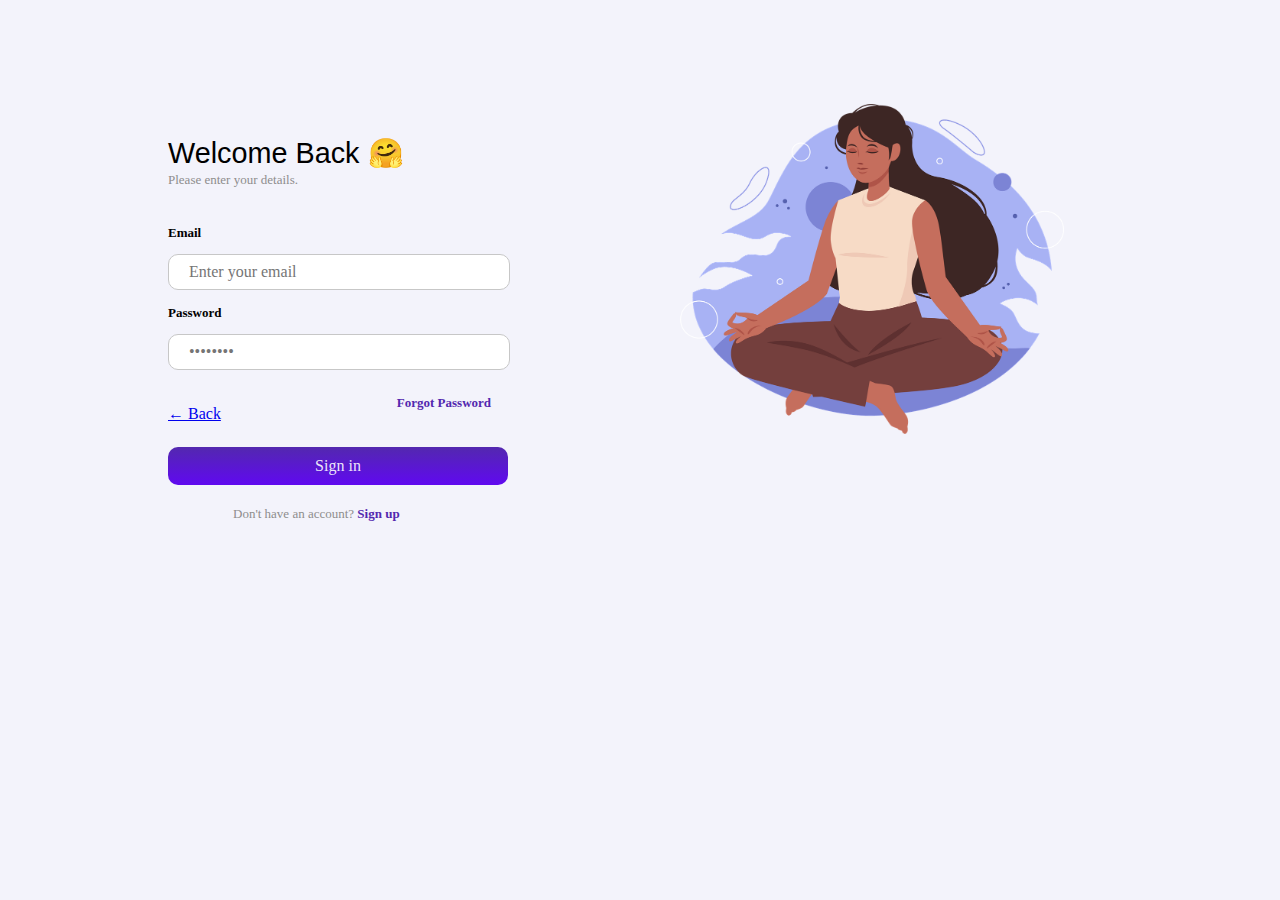
<file: html/login.html>
<!DOCTYPE html>
<html lang="en">
  <head>
    <meta charset="UTF-8" />
    <meta http-equiv="X-UA-Compatible" content="IE=edge" />
    <meta name="viewport" content="width=device-width, initial-scale=1.0" />
    <link rel="icon" href="/images/favicon-enhanced.png" />
    <link rel="stylesheet" href="css/login.css" />
    <link rel="stylesheet" href="https://cdnjs.cloudflare.com/ajax/libs/font-awesome/5.13.0/css/all.min.css">
    <title>Green Ribbon - Login</title>
  </head>
  <body onload="myfunction()">
    <div id="load">
      <div
        style="
          background-color: white;
          height: 25vh;
          width: 100%;
          position: relative;
          top: -70px;
        "
      ></div>
    </div>
    <img src="/images/signupill.png" alt="" />
    <div class="login">
      <div class="welcome">
        <h1 class="titletext">Welcome Back &#x1F917</h1>
        <span>Please enter your details.</span>
      </div>
      <div class="inputs">
        <span>Email<br /></span>
        <input class="inputbox" placeholder="Enter your email" /><br />
        <span>Password<br /></span>
        <input type="password" class="inputbox" placeholder="••••••••"  id="id_password">
        <i class="far fa-eye" id="togglePassword" style="margin-left: -30px; cursor: pointer;"></i>
      </div>
      <div class="forgotpass">
        <span>Forgot Password</span>
      </div>
      <p class="back"><a class="tag" href="/index.html">&#8592; Back</a></p>
      <div class="button">
        <input type="button" class="signin" value="Sign in" />
      </div>
      <div class="signupline">
        <span>Don't have an account?</span>
        <span class="signupbutton"> Sign up</span>
      </div>
    </div>
    <div class="register">
      <div class="welcome">
        <h1 class="titletext">Create an account</h1>
        <span>Let's get started.</span>
      </div>
      <div class="inputs">
        <span>Username<br /></span>
        <input class="inputbox" placeholder="Enter your username" /><br />
        <span>Email<br /></span>
        <input class="inputbox" placeholder="Enter your email" /><br />
        <span>Password<br /></span>
        <input type="password" class="inputbox" placeholder="••••••••"  id="id_password">
        <i class="far fa-eye" id="togglePassword" style="margin-left: -30px; cursor: pointer;"></i>
      </div>
      <p class="back-1"><a class="tag1" href="/index.html">&#8592; Back</a></p>
      <div class="button">
        <input type="button" class="signin" value="Sign up" />
      </div>
      <div class="signupline">
        <span>Already have an account?</span>
        <span class="signinbutton"> Sign in</span>
      </div>
    </div>

    <script>
      const signin_btn = document.querySelector(".signinbutton");
      const signup_btn = document.querySelector(".signupbutton");
      const register = document.querySelector(".register");
      const login = document.querySelector(".login");
      signup_btn.addEventListener("click", () => {
        register.style.display = "block";
        login.style.display = "none";
      });
      signin_btn.addEventListener("click", () => {
        register.style.display = "none";
        login.style.display = "block";
      });
    </script>
    <script>
      var preloader = document.getElementById("load");
      function myfunction() {
        preloader.style.display = "none";
      }
      const togglePassword = document.querySelector('#togglePassword');
  const password = document.querySelector('#id_password');

  togglePassword.addEventListener('click', function (e) {
    const type = password.getAttribute('type') === 'password' ? 'text' : 'password';
    password.setAttribute('type', type);
    this.classList.toggle('fa-eye-slash');
});
    </script>
  </body>
</html>
</file>
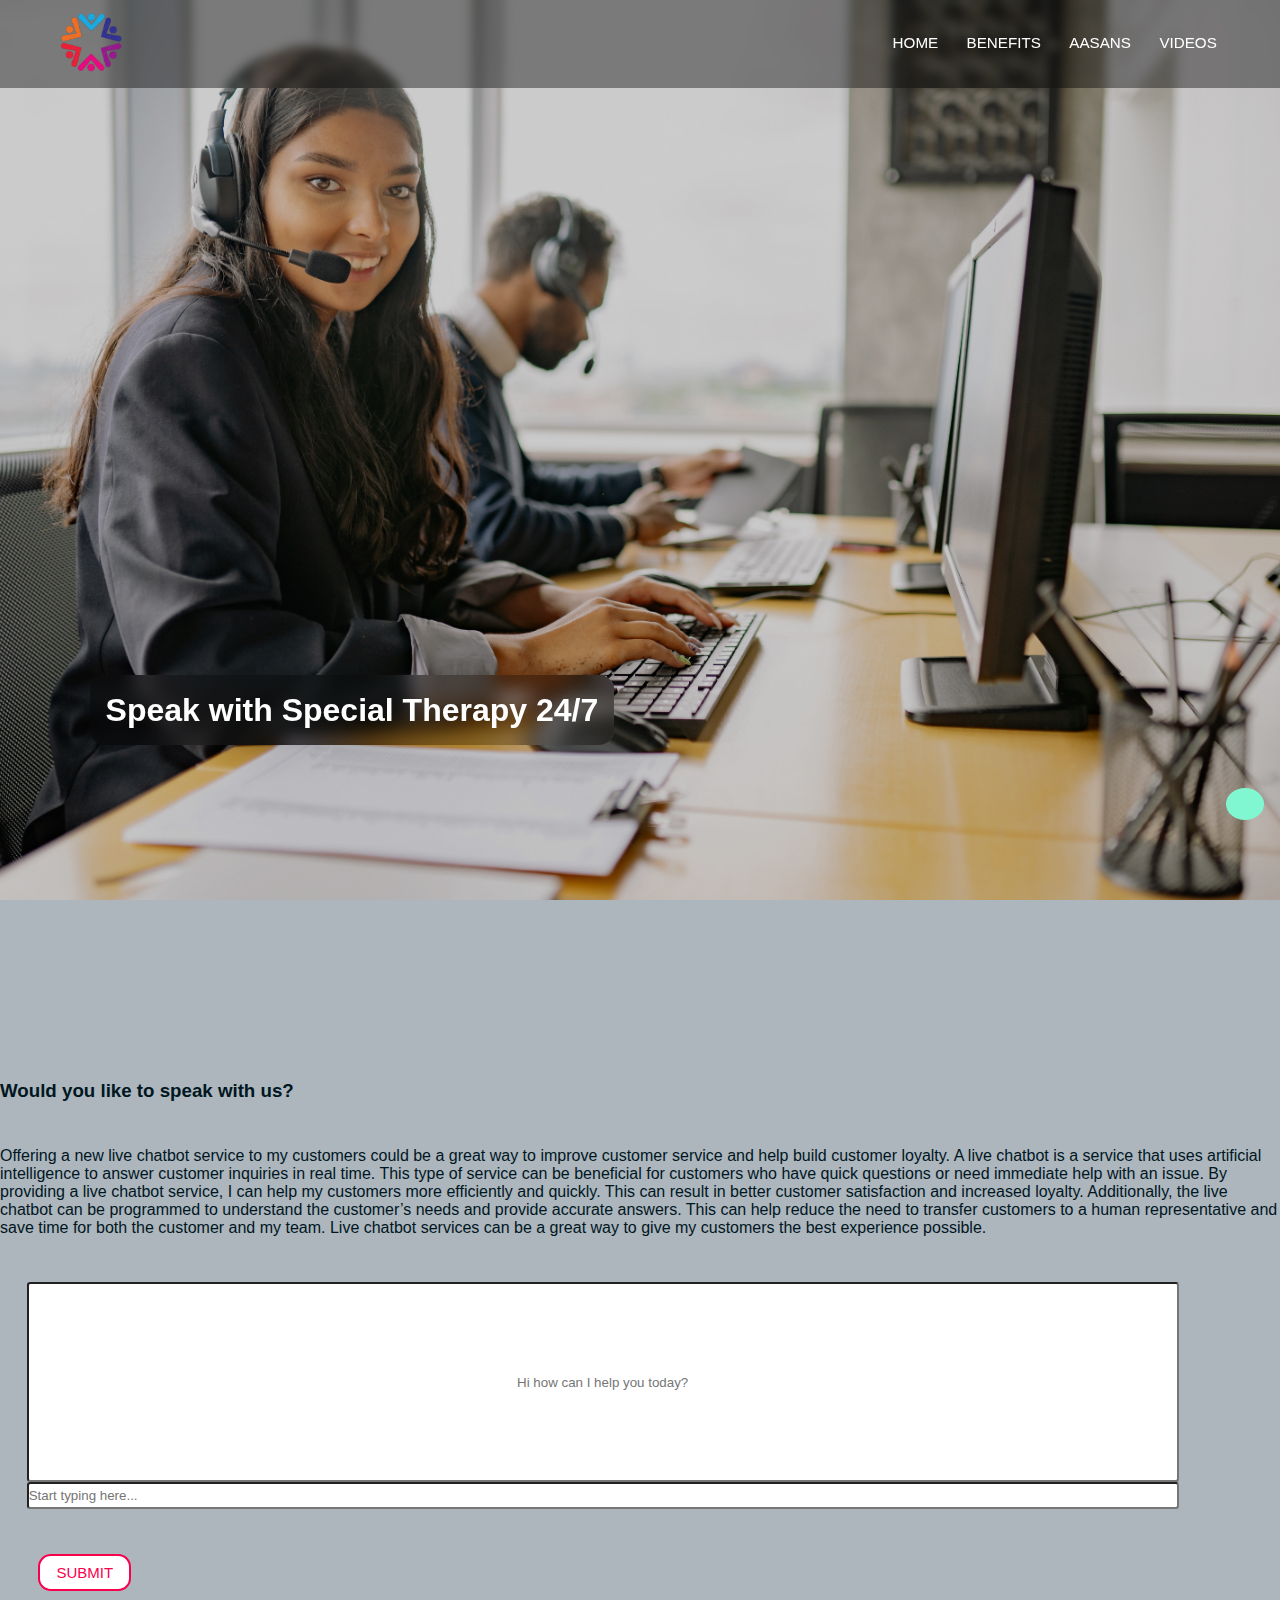
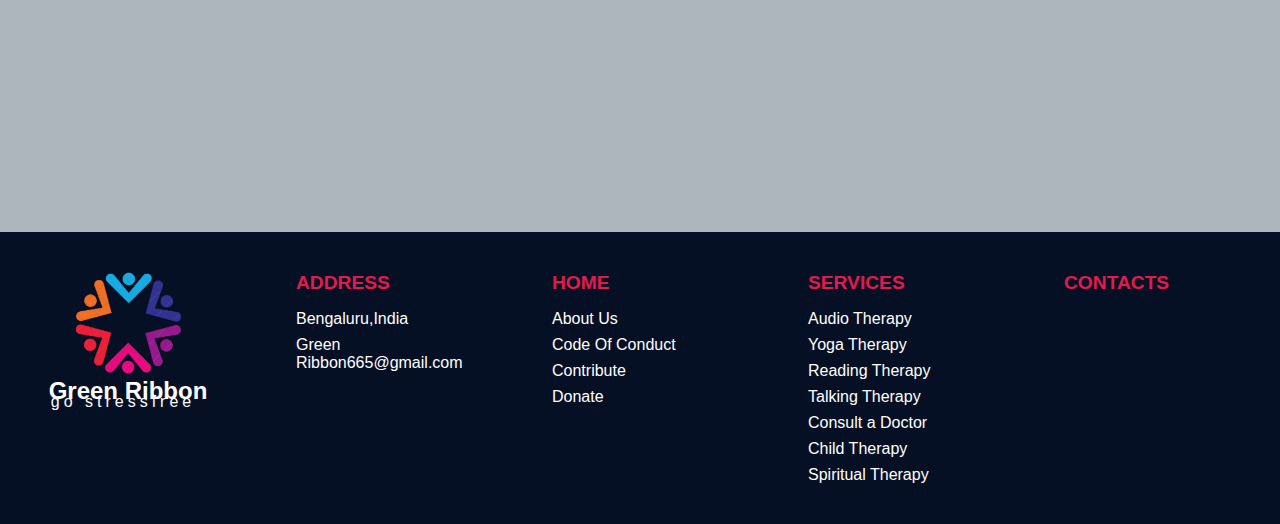
<file: html/specialTherapy.html>
<!DOCTYPE html>
<html lang="en">
  <head>
    <meta charset="UTF-8" />
    <meta http-equiv="X-UA-Compatible" content="IE=edge" />
    <meta name="viewport" content="width=device-width, initial-scale=1.0" />
    <link rel="icon" href="/images/favicon-enhanced.png" />
    <link rel="preconnect" href="https://fonts.googleapis.com" />
    <link rel="preconnect" href="https://fonts.gstatic.com" crossorigin />
    <link
      href="https://fonts.googleapis.com/css2?family=Inter:wght@100;400;700&display=swap"
      rel="stylesheet"
    />
    <link
      rel="stylesheet"
      text="text/CSS"
      href="https://cdnjs.cloudflare.com/ajax/libs/font-awesome/6.1.1/css/all.min.css"
    />
    <link
      href="https://cdn.jsdelivr.net/npm/bootstrap@5.2.0/dist/css/bootstrap.min.css"
      rel="stylesheet"
      integrity="sha384-gH2yIJqKdNHPEq0n4Mqa/HGKIhSkIHeL5AyhkYV8i59U5AR6csBvApHHNl/vI1Bx"
      crossorigin="anonymous"
    />
    <link rel="stylesheet" href="../css/specialTherapy.css" />
    <title>Green Ribbon - Special Therapy</title>
    <link href="https://unpkg.com/aos@2.3.1/dist/aos.css" rel="stylesheet" />

    <script src="https://unpkg.com/@lottiefiles/lottie-player@1.5.7/dist/lottie-player.js"></script>
    <script src="https://unpkg.com/@lottiefiles/lottie-player@0.4.0/dist/tgs-player.js"></script>
  </head>

  <body onload="myfunction()" id="main">
    <div id="load">
      <div
        style="
          background-color: white;
          height: 25vh;
          width: 100%;
          position: relative;
          top: -70px;
        "
      ></div>
    </div>
    <div id="back-top-div" class="back-top-wrap">
      <i class="fas fa-arrow-up"></i>
    </div>
    <!-- Navbar Section -->
    <nav>
      <a href="../index.html"
        ><img class="logo" src="../logo.png" alt="Logo"
      /></a>

      <div class="nav-links" id="navLinks">
        <ul>
          <li><a href="../index.html">HOME</a></li>
          <li><a href="#benefits">BENEFITS</a></li>
          <li><a href="#aasan">AASANS </a></li>
          <li><a href="#videos">VIDEOS </a></li>
        </ul>
      </div>

      <div class="hamburger" id="ham">
        <svg
          stroke="currentColor"
          fill="currentColor"
          stroke-width="0"
          viewBox="0 0 1024 1024"
          height="1em"
          width="1em"
          xmlns="http://www.w3.org/2000/svg"
        >
          <path
            d="M904 160H120c-4.4 0-8 3.6-8 8v64c0 4.4 3.6 8 8 8h784c4.4 0 8-3.6 8-8v-64c0-4.4-3.6-8-8-8zm0 624H120c-4.4 0-8 3.6-8 8v64c0 4.4 3.6 8 8 8h784c4.4 0 8-3.6 8-8v-64c0-4.4-3.6-8-8-8zm0-312H120c-4.4 0-8 3.6-8 8v64c0 4.4 3.6 8 8 8h784c4.4 0 8-3.6 8-8v-64c0-4.4-3.6-8-8-8z"
          ></path>
        </svg>
      </div>
    </nav>
    <!-- Navbar Section Ends Here -->

    <div class="menu" id="menu">
      <ul class="menu-link">
        <li><a href="/index.html">HOME</a></li>
        <li><a class="close" href="#benefits">BENEFITS</a></li>
        <li><a class="close" href="#aasan">AASANS</a></li>
        <li><a class="close" href="#videos">VIDEOS</a></li>
      </ul>
    </div>

    <!-- Header Section-->
    <header>
      <div class="filter"></div>
      <div class="text col-lg-5 container-glass">
        <!-- <<<<<<< HEAD -->
        <h1 class="title">Speak with Special Therapy 24/7</h1>
      </div>
    </header>
    <!-- Header Section Ends here -->

    <!--Benefits section-->
    <section class="benefits" id="benefits">
      <div class="container">
        <div class="row text-center">
          <div class="col-md-12 text-center">
            <div class="spacer_small"></div>
            <h3>Would you like to speak with us?</h3>
            <div class="spacer"></div>

            <p>
              Offering a new live chatbot service to my customers could be a
              great way to improve customer service and help build customer
              loyalty. A live chatbot is a service that uses artificial
              intelligence to answer customer inquiries in real time. This type
              of service can be beneficial for customers who have quick
              questions or need immediate help with an issue. By providing a
              live chatbot service, I can help my customers more efficiently and
              quickly. This can result in better customer satisfaction and
              increased loyalty. Additionally, the live chatbot can be
              programmed to understand the customer’s needs and provide accurate
              answers. This can help reduce the need to transfer customers to a
              human representative and save time for both the customer and my
              team. Live chatbot services can be a great way to give my
              customers the best experience possible.
            </p>
          </div>
        </div>
        <div class="spacer"></div>
        <div class="row">
          <div class="col-md-8">
            <input
              placeholder="Hi how can I help you today?"
              class="text_box"
            />
          </div>

          <div class="col-md-4">
            <lottie-player
              autoplay
              loop
              mode="normal"
              src="../images/chatbot.json"
              style="width: 225px"
            >
            </lottie-player>
          </div>
        </div>
        <div class="row">
          <div class="col-md-8">
            <input
              placeholder="Start typing here..."
              class="input_box"
            />
        </div>
    
      </div>
      <div class="spacer"></div>

      <button class="btn submit">SUBMIT</button>
      <div class="spacer_large"></div>

    </section>
    <!--Benefits section ends-->

    <!-- footer start -->
    <footer>
      <div class="footer-container">
        <!--logo and info column-->
        <div class="col">
          <!--logo insert-->
          <img src="../logo.png" alt="logo" class="footlogo" />
          <div class="footercontent">
            <h2 class="footerheading">Green Ribbon</h2>
            <p class="footerpara">go stressfree</p>
          </div>
        </div>

        <!--ADDRESS COLUMN-->

        <div class="footer-side-col">
          <div class="col">
            <h3>
              ADDRESS
              <div class="underline"><span></span></div>
            </h3>
            <p>Bengaluru,India</p>
            <p class="email-id">
              <a href="mailto:Green Ribbon665@gmail.com">Green Ribbon665@gmail.com</a>
            </p>
          </div>
          <!--HOME COLUMN-->
          <div class="col">
            <h3>HOME</h3>
            <ul>
              <li><a href="#about">About Us</a></li>
              <li>
                <a
                  href="https://github.com/AkashS20/hackathon"
                  >Code Of Conduct</a
                >
              </li>
              <li>
                <a href="https://github.com/Susmita-Dey/Green Ribbon">Contribute</a>
              </li>
              <li>
                <a href="https://www.buymeacoffee.com/susmitadey">Donate</a>
              </li>
            </ul>
          </div>
          <!--OUR SERVICES COLUMN-->
        <div class="col">
          <h3>
            SERVICES
            <div class="underline"><span></span></div>
          </h3>
          <ul>
            <li>
              <a href="audioTherapy.html">Audio Therapy</a>
            </li>
            <li>
              <a href="yogatherapy.html">Yoga Therapy</a>
            </li>
            <li>
              <a href="readingTherapy.html">Reading Therapy</a>
            </li>
            <li>
              <a href="talkingTherapy.html">Talking Therapy</a>
            </li>
            <li>
              <a href="https://www.practo.com/counselling-psychology">Consult a Doctor</a>
            </li>
            <li>
              <a href="childTherapy.html">Child Therapy</a>
            </li>
            <li>
              <a href="spirituality.html">Spiritual Therapy</a>
            </li>
          </ul>
        </div>
        <!--CONTACTS COLUMN-->
        <div class="col">
          <h3>
            CONTACTS
            <div class="underline"><span></span></div>
          </h3>
          <div class="social-menu">
            <ul>
              <a href="https://twitter.com/ashuthe1x" target="_blank">
                <li id="social-twitter"><i class="fab fa-2x fa-twitter"></i></li>
              </a>
              <a href="https://github.com/AkashS20/hackathon" target="_blank">
                <li id="social-github"><i class="fab fa-2x fa-github"></i></li>
              </a>
              <a href="https://www.linkedin.com/groups/9206025/" target="_blank">
                <li id="social-linkedin"><i class="fab fa-2x fa-linkedin-in"></i></li>
              </a>
            </ul>
          </div>
        </div>
        </div>
      </div>
    </footer>
    <script src="https://unpkg.com/aos@2.3.1/dist/aos.js"></script>
    <script>
      AOS.init();
      const ham = document.getElementById("ham");
      const menu = document.getElementById("menu");
      const close = document.querySelectorAll(".close");
      const closeMenu = () => {
        if (menu.classList.contains("open")) {
          menu.classList.remove("open");

          console.log("open");
        }
        ham.innerHTML =
          '<svg stroke="currentColor" fill="currentColor" stroke-width="0" viewBox="0 0 1024 1024" height="1em" width="1em" xmlns="http://www.w3.org/2000/svg"><path d="M904 160H120c-4.4 0-8 3.6-8 8v64c0 4.4 3.6 8 8 8h784c4.4 0 8-3.6 8-8v-64c0-4.4-3.6-8-8-8zm0 624H120c-4.4 0-8 3.6-8 8v64c0 4.4 3.6 8 8 8h784c4.4 0 8-3.6 8-8v-64c0-4.4-3.6-8-8-8zm0-312H120c-4.4 0-8 3.6-8 8v64c0 4.4 3.6 8 8 8h784c4.4 0 8-3.6 8-8v-64c0-4.4-3.6-8-8-8z"></path></svg>';
      };

      const toggleMenu = () => {
        if (menu.classList.contains("open")) {
          menu.classList.remove("open");
          ham.innerHTML =
            '<svg stroke="currentColor" fill="currentColor" stroke-width="0" viewBox="0 0 1024 1024" height="1em" width="1em" xmlns="http://www.w3.org/2000/svg"><path d="M904 160H120c-4.4 0-8 3.6-8 8v64c0 4.4 3.6 8 8 8h784c4.4 0 8-3.6 8-8v-64c0-4.4-3.6-8-8-8zm0 624H120c-4.4 0-8 3.6-8 8v64c0 4.4 3.6 8 8 8h784c4.4 0 8-3.6 8-8v-64c0-4.4-3.6-8-8-8zm0-312H120c-4.4 0-8 3.6-8 8v64c0 4.4 3.6 8 8 8h784c4.4 0 8-3.6 8-8v-64c0-4.4-3.6-8-8-8z"></path></svg>';
          console.log("open");
        } else {
          menu.classList.add("open");
          ham.innerHTML =
            '<svg stroke="currentColor" fill="currentColor" stroke-width="0" viewBox="0 0 1024 1024" height="1em" width="1em" xmlns="http://www.w3.org/2000/svg"><path d="M563.8 512l262.5-312.9c4.4-5.2.7-13.1-6.1-13.1h-79.8c-4.7 0-9.2 2.1-12.3 5.7L511.6 449.8 295.1 191.7c-3-3.6-7.5-5.7-12.3-5.7H203c-6.8 0-10.5 7.9-6.1 13.1L459.4 512 196.9 824.9A7.95 7.95 0 0 0 203 838h79.8c4.7 0 9.2-2.1 12.3-5.7l216.5-258.1 216.5 258.1c3 3.6 7.5 5.7 12.3 5.7h79.8c6.8 0 10.5-7.9 6.1-13.1L563.8 512z"></path></svg>';
          console.log("close");
        }
      };
      ham.addEventListener("click", toggleMenu);
      close.forEach((ele) => {
        ele.addEventListener("click", closeMenu);
      });
    </script>
    <script>
      var preloader = document.getElementById("load");
      var scroll = document.getElementById("main");
      function myfunction() {
        preloader.style.display = "none";
        scroll.style.overflow = "hidden";
      }
      const backTopElement = document.getElementById("back-top-div");
      const minScolledAmountToBackTop = 800;

      window.addEventListener("scroll", () => {
        if (window.scrollY < minScolledAmountToBackTop) {
          backTopElement.classList.add("hidden");
        } else {
          backTopElement.classList.remove("hidden");
        }
      });

      const backTop = () => {
        window.scrollTo(0, 0);
      };

      backTopElement.addEventListener("click", backTop);
      ham.addEventListener("click", toggleMenu);
    </script>
  </body>
</html>
</file>
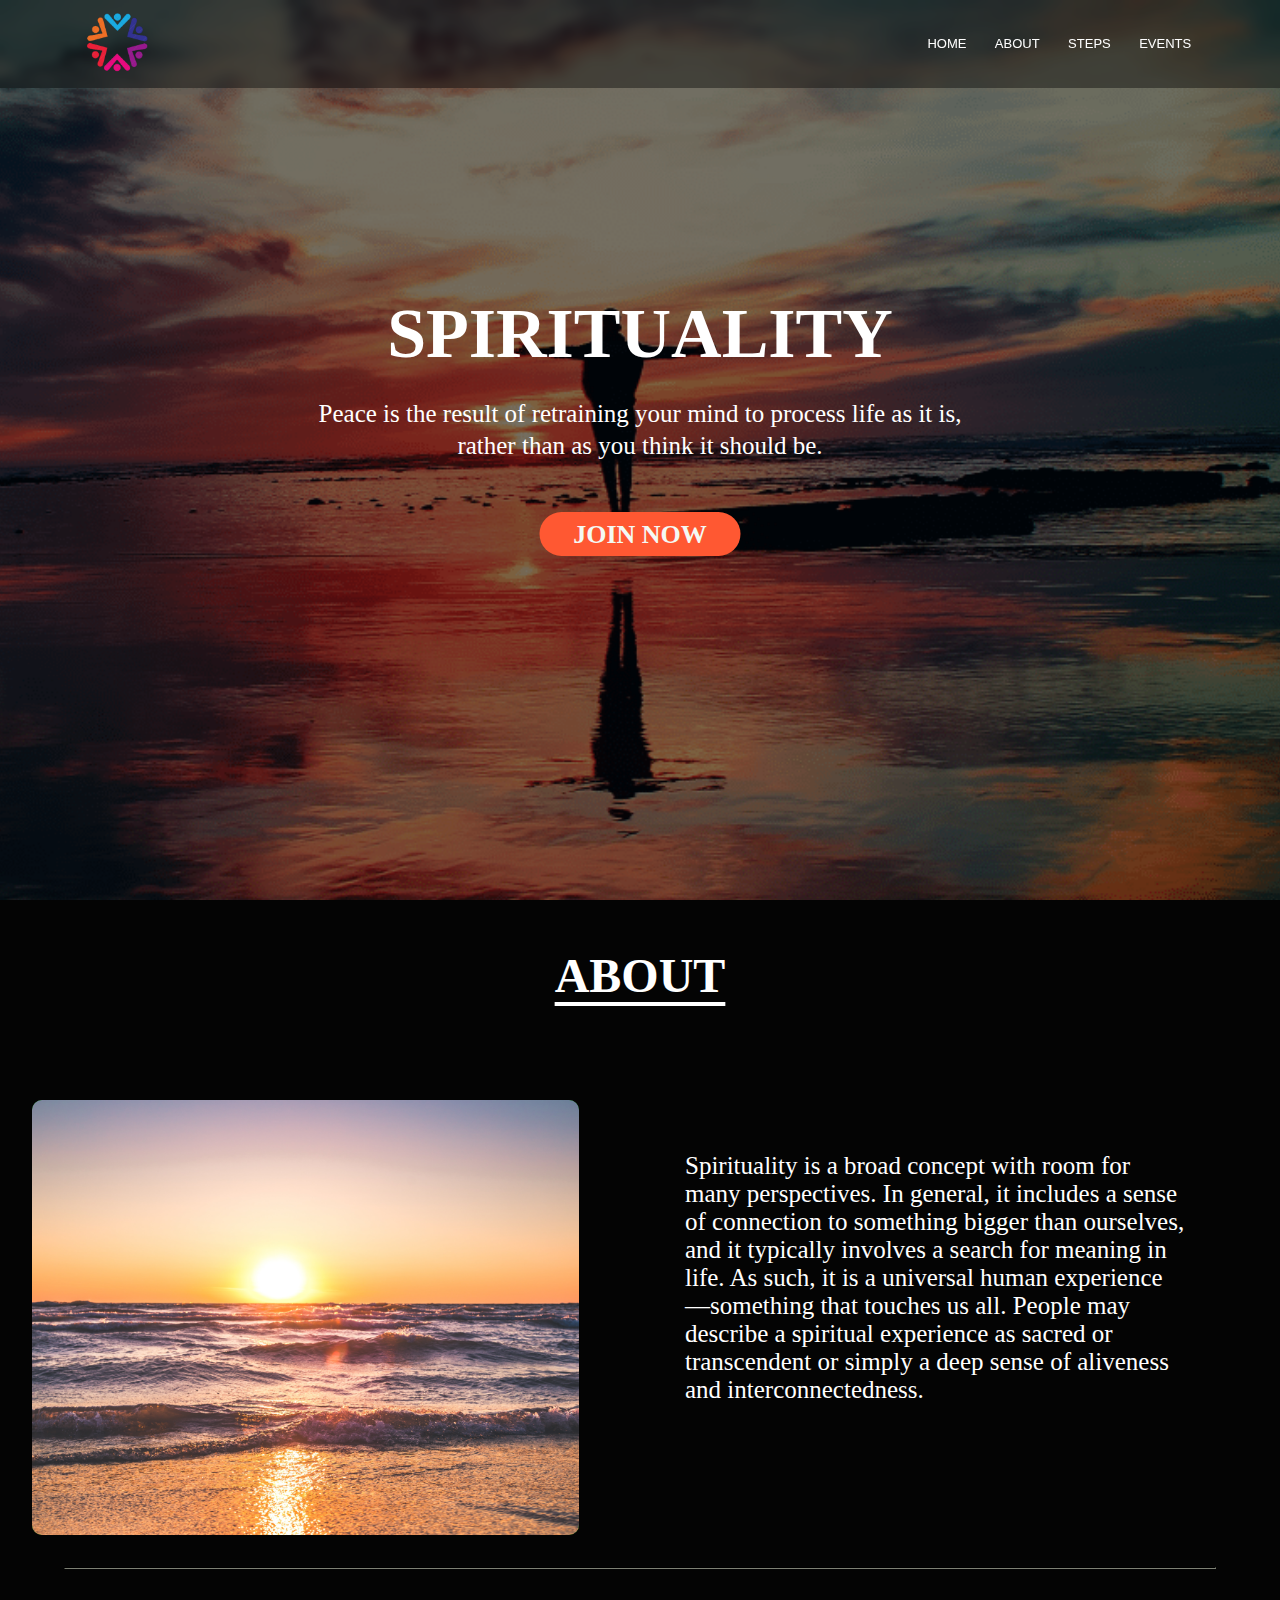
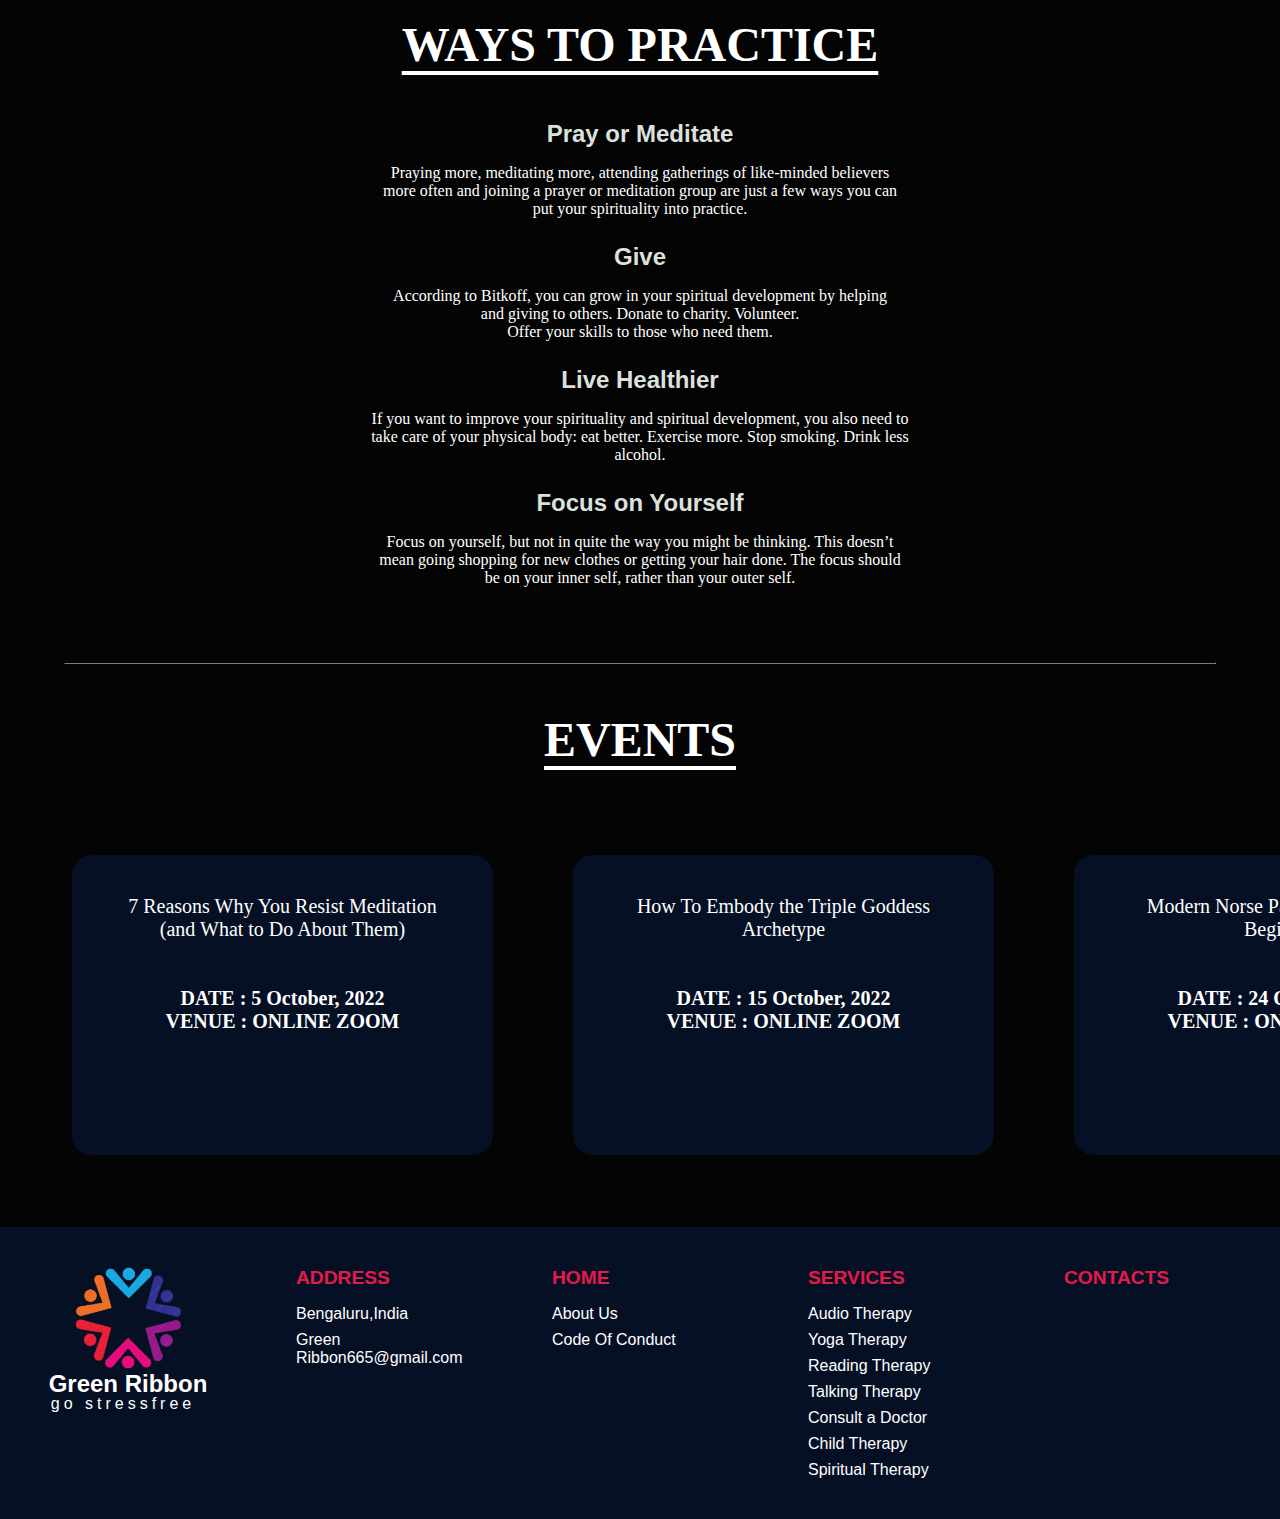
<file: html/spirituality.html>
<!DOCTYPE html>
<html lang="en">
  <head>
    <meta charset="UTF-8" />
    <meta http-equiv="X-UA-Compatible" content="IE=edge" />
    <meta name="viewport" content="width=device-width, initial-scale=1.0" />
    <link rel="icon" href="/images/favicon-enhanced.png" />
    <link rel="preconnect" href="https://fonts.googleapis.com" />
    <link rel="preconnect" href="https://fonts.gstatic.com" crossorigin />
    <link
      rel="stylesheet"
      text="text/CSS"
      href="https://cdnjs.cloudflare.com/ajax/libs/font-awesome/6.1.1/css/all.min.css"
    />
    <link
      href="https://fonts.googleapis.com/css2?family=Inter:wght@100;400;700&display=swap"
      rel="stylesheet"
    />
    
    <title>Green Ribbon - Spiritual Therapy</title>
    <link rel="stylesheet" href="../css/spirituality.css" />
  </head>
  <body>
    <!-- Navbar Section -->
    <nav>
      <a href="../index.html"
        ><img class="audio-logo" src="../logo.png" alt="Logo"
      /></a>

      <div class="nav-links" id="navLinks">
        <ul>
          <li><a href="../index.html">HOME</a></li>
          <li><a href="#about" class=".smooth-scroll">ABOUT</a></li>
          <li><a href="#steps" class=".smooth-scroll">STEPS</a></li>
          <li><a href="#Events" class=".smooth-scroll">EVENTS</a></li>
        </ul>
      </div>
      <div class="hamburger" id="ham">
        <svg stroke="currentColor" fill="currentColor" stroke-width="0" viewBox="0 0 1024 1024" height="1em" width="1em" xmlns="http://www.w3.org/2000/svg"><path d="M904 160H120c-4.4 0-8 3.6-8 8v64c0 4.4 3.6 8 8 8h784c4.4 0 8-3.6 8-8v-64c0-4.4-3.6-8-8-8zm0 624H120c-4.4 0-8 3.6-8 8v64c0 4.4 3.6 8 8 8h784c4.4 0 8-3.6 8-8v-64c0-4.4-3.6-8-8-8zm0-312H120c-4.4 0-8 3.6-8 8v64c0 4.4 3.6 8 8 8h784c4.4 0 8-3.6 8-8v-64c0-4.4-3.6-8-8-8z"></path></svg>
      </div>
      
    </nav>

      <!-- Mobile Layout Navbar -->
    <div class="menu" id="menu">
      <ul class="menu-link">
        <li><a href="../index.html">HOME</a></li>
        <li><a class="close" href="#about">ABOUT</a></li>
        <li><a class="close" href="#steps">STEPS </a></li>
        <li><a class="close" href="#Events">EVENTS </a></li>
      </ul>
    </div>
      <!-- Mobile Layout Navbar Ends Here -->

    <!-- Navbar Section Ends Here -->

    <div class="menu" id="menu">
      <ul class="menu-link">
        <li><a href="../index.html">HOME</a></li>
        <li><a class="close" href="#about">ABOUT</a></li>
        <li><a class="close" href="#images">IMAGES </a></li>
        <li><a class="close" href="#videos">VIDEOS </a></li>
      </ul>
    </div>
    <header>
        <div class="back">

        </div>
            <div class="center"> 
                <h1 id="title">SPIRITUALITY</h1>
                <h3 id="subtitle">Peace is the result of retraining your mind to process life as it is, rather than as you think it should be.<h3 class="title-button">
                    JOIN NOW
                </h3></div>
                    
        </header>
        <section id="about" class="about">
      <h1 class="section-headings">ABOUT</h1>
      <div class="bfit">
        <img src="../images/Spirituality2.png"
            width="700" height="600">
        <div class="btext">
            <div class="baby-text">
              <p>Spirituality is a broad concept with room for many perspectives. In general, it includes a sense of connection to something bigger than ourselves, and it typically involves a search for meaning in life. As such, it is a universal human experience—something that touches us all. People may describe a spiritual experience as sacred or transcendent or simply a deep sense of aliveness and interconnectedness.

</p>
            </div>
        </div>

    </div>
  </div>
    </div>
    </section>
    <hr/>
    <section id="steps">
      <h1 class="section-headings">WAYS TO PRACTICE</h1>
      <div class="points">
        <div class="pt1">
          <h2 class="pt-head">
            
          <i class="fa fa-circle" aria-hidden="true" style="font-size:12px; margin-top:-9px"></i> Pray or Meditate
          </h2>
          <p style="text-align: center;">Praying more, meditating more, attending gatherings of like-minded believers<br> more often and joining a prayer or meditation group are just a few ways you can<br> put your spirituality into practice.</p>
        </div>
        <div class="pt1">
          <h2 class="pt-head">
            
          <i class="fa fa-circle" aria-hidden="true" style="font-size:12px; margin-top:-9px"></i> Give
          </h2>
          <p style="text-align: center;">According to Bitkoff, you can grow in your spiritual development by helping<br>and giving to others. Donate to charity. Volunteer.<br> Offer your skills to those who need them.</p>
        </div>
        <div class="pt1">
          <h2 class="pt-head">
            
          <i class="fa fa-circle" aria-hidden="true" style="font-size:12px; margin-top:-9px"></i> Live Healthier
          </h2>
          <p style="text-align: center;">If you want to improve your spirituality and spiritual development, you also need to<br> take care of your physical body: eat better. Exercise more. Stop smoking. Drink less<br> alcohol.
        </div>
        <div class="pt1">
          <h2 class="pt-head">
            
          <i class="fa fa-circle" aria-hidden="true" style="font-size:12px; margin-top:-9px"></i> Focus on Yourself  
          </h2>
          <p style="text-align: center;">Focus on yourself, but not in quite the way you might be thinking. This doesn’t<br> mean going shopping for new clothes or getting your hair done. The focus should<br> be on your inner self, rather than your outer self.</p>
        </div>
      </div>
      
     
      <br>
    </section>
    <hr/>
    <!-- Events Section  -->
  <section id="Events" style="text-align: center;">
    <h1 class="section-headings">EVENTS</h1>
    <div class="footer-side-col" style="text-align: center;">
      <div class="col">
        <p style="color: white; width: 421px;
        height: 300px;
        background: rgb(6, 16, 37);
        border-radius: 20px; font-family: 'Montserrat'; font-size:20px; padding: 40px;">7 Reasons Why You Resist Meditation (and What to Do About Them)<br><br><br><b>DATE : 5 October, 2022<br>
VENUE : ONLINE ZOOM</b> </p>
      </div>

      <div class="col">
        <p style="color: white; width: 421px;
        height: 300px;
        background: rgb(6, 16, 37);
        border-radius: 20px; font-family: 'Montserrat'; font-size:20px; padding: 40px;">How To Embody the Triple Goddess Archetype
<br><br><br><b>DATE : 15 October, 2022<br>
VENUE : ONLINE ZOOM</b> </p>
      </div>

      <div class="col">
        <p style="color: white; width: 421px;
        height: 300px;
        background: rgb(6, 16, 37);
        border-radius: 20px; font-family: 'Montserrat'; font-size:20px; padding: 40px;">Modern Norse Pagan
Practices for Beginners
<br><br><br><b>DATE : 24 October, 2022<br>
VENUE : ONLINE ZOOM</b> </p>
      </div>

      

  </section>


     <!-- footer start -->
  <footer>
    <div class="footer-container">
      <!--logo and info column-->
      <div class="col">
        <!--logo insert-->
        <img src="../logo.png" alt="logo" class="footlogo" />
        <div class="footercontent">
          <h2 class="footerheading">Green Ribbon</h2>
          <p class="footerpara">go stressfree</p>
        </div>
      </div>

      <!--ADDRESS COLUMN-->

      <div class="footer-side-col">
        <div class="col">
          <h3>
            ADDRESS
            <div class="underline"><span></span></div>
          </h3>
          <p>Bengaluru,India</p>
          <p class="email-id"><a href="mailto:Green Ribbon665@gmail.com">Green Ribbon665@gmail.com</a></p>
        </div>
        <!--HOME COLUMN-->
        <div class="col">
          <h3>HOME</h3>
          <ul>
            <li><a href="#about">About Us</a></li>
            <li>
              <a
                href="https://github.com/AkashS20/hackathon"
                >Code Of Conduct</a
              >
            </li>
            
          </ul>
        </div>
        <!--OUR SERVICES COLUMN-->
        <div class="col">
          <h3>
            SERVICES
            <div class="underline"><span></span></div>
          </h3>
          <ul>
            <li>
              <a href="audioTherapy.html">Audio Therapy</a>
            </li>
            <li>
              <a href="yogatherapy.html">Yoga Therapy</a>
            </li>
            <li>
              <a href="readingTherapy.html">Reading Therapy</a>
            </li>
            <li>
              <a href="talkingTherapy.html">Talking Therapy</a>
            </li>
            <li>
              <a href="https://www.practo.com/counselling-psychology">Consult a Doctor</a>
            </li>
            <li>
              <a href="childTherapy.html">Child Therapy</a>
            </li>
            <li>
              <a href="spirituality.html">Spiritual Therapy</a>
            </li>
          </ul>
        </div>
        <!--CONTACTS COLUMN-->
        <div class="col">
          <h3>
            CONTACTS
            <div class="underline"><span></span></div>
          </h3>
          <div class="social-menu">
            <ul>
              <a href="https://twitter.com/ashuthe1x" target="_blank">
                <li id="social-twitter"><i class="fab fa-2x fa-twitter"></i></li>
              </a>
              <a href="https://github.com/AkashS20/hackathon" target="_blank">
                <li id="social-github"><i class="fab fa-2x fa-github"></i></li>
              </a>
              <a href="https://www.linkedin.com/groups/9206025/" target="_blank">
                <li id="social-linkedin"><i class="fab fa-2x fa-linkedin-in"></i></li>
              </a>
            </ul>
          </div>
        </div>
      </div>
      </div>
    </div>
  </footer>
  <script src="childTherapy.js"></script>
  </body>
</html>
</file>
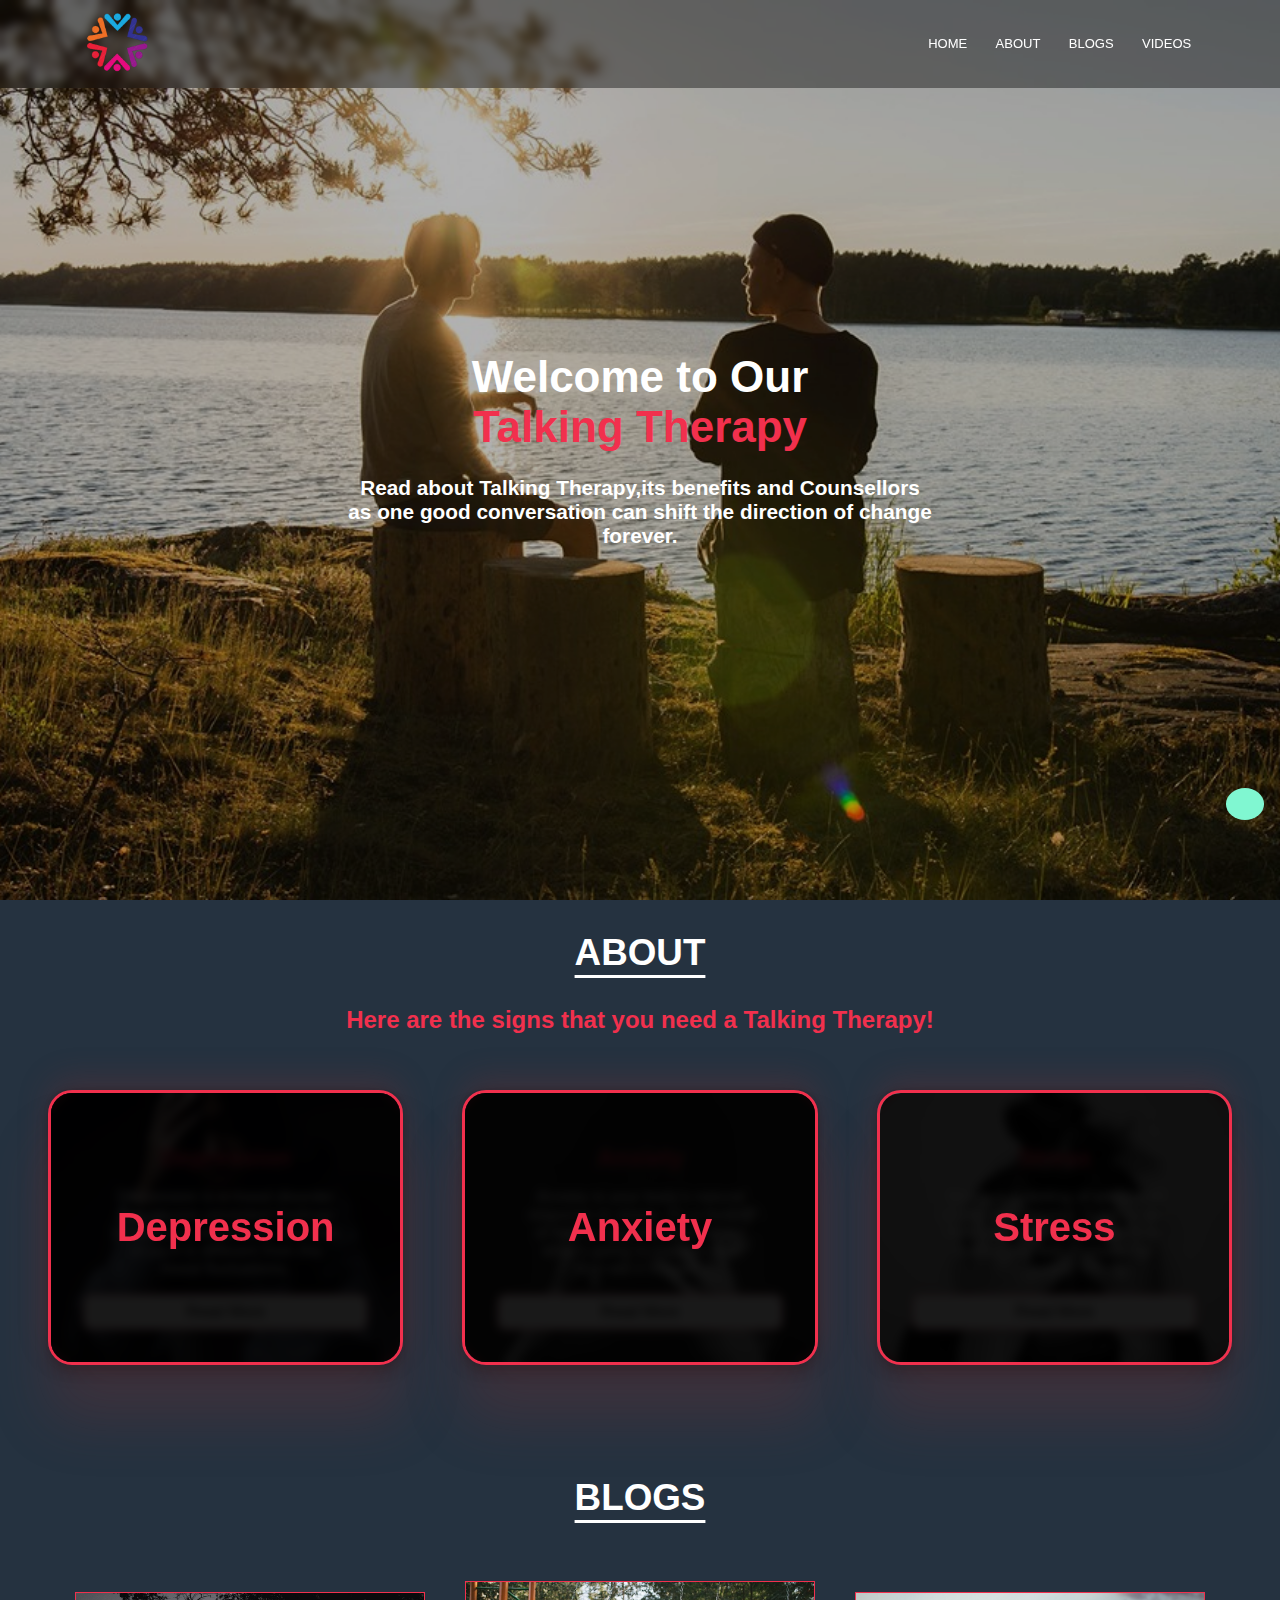
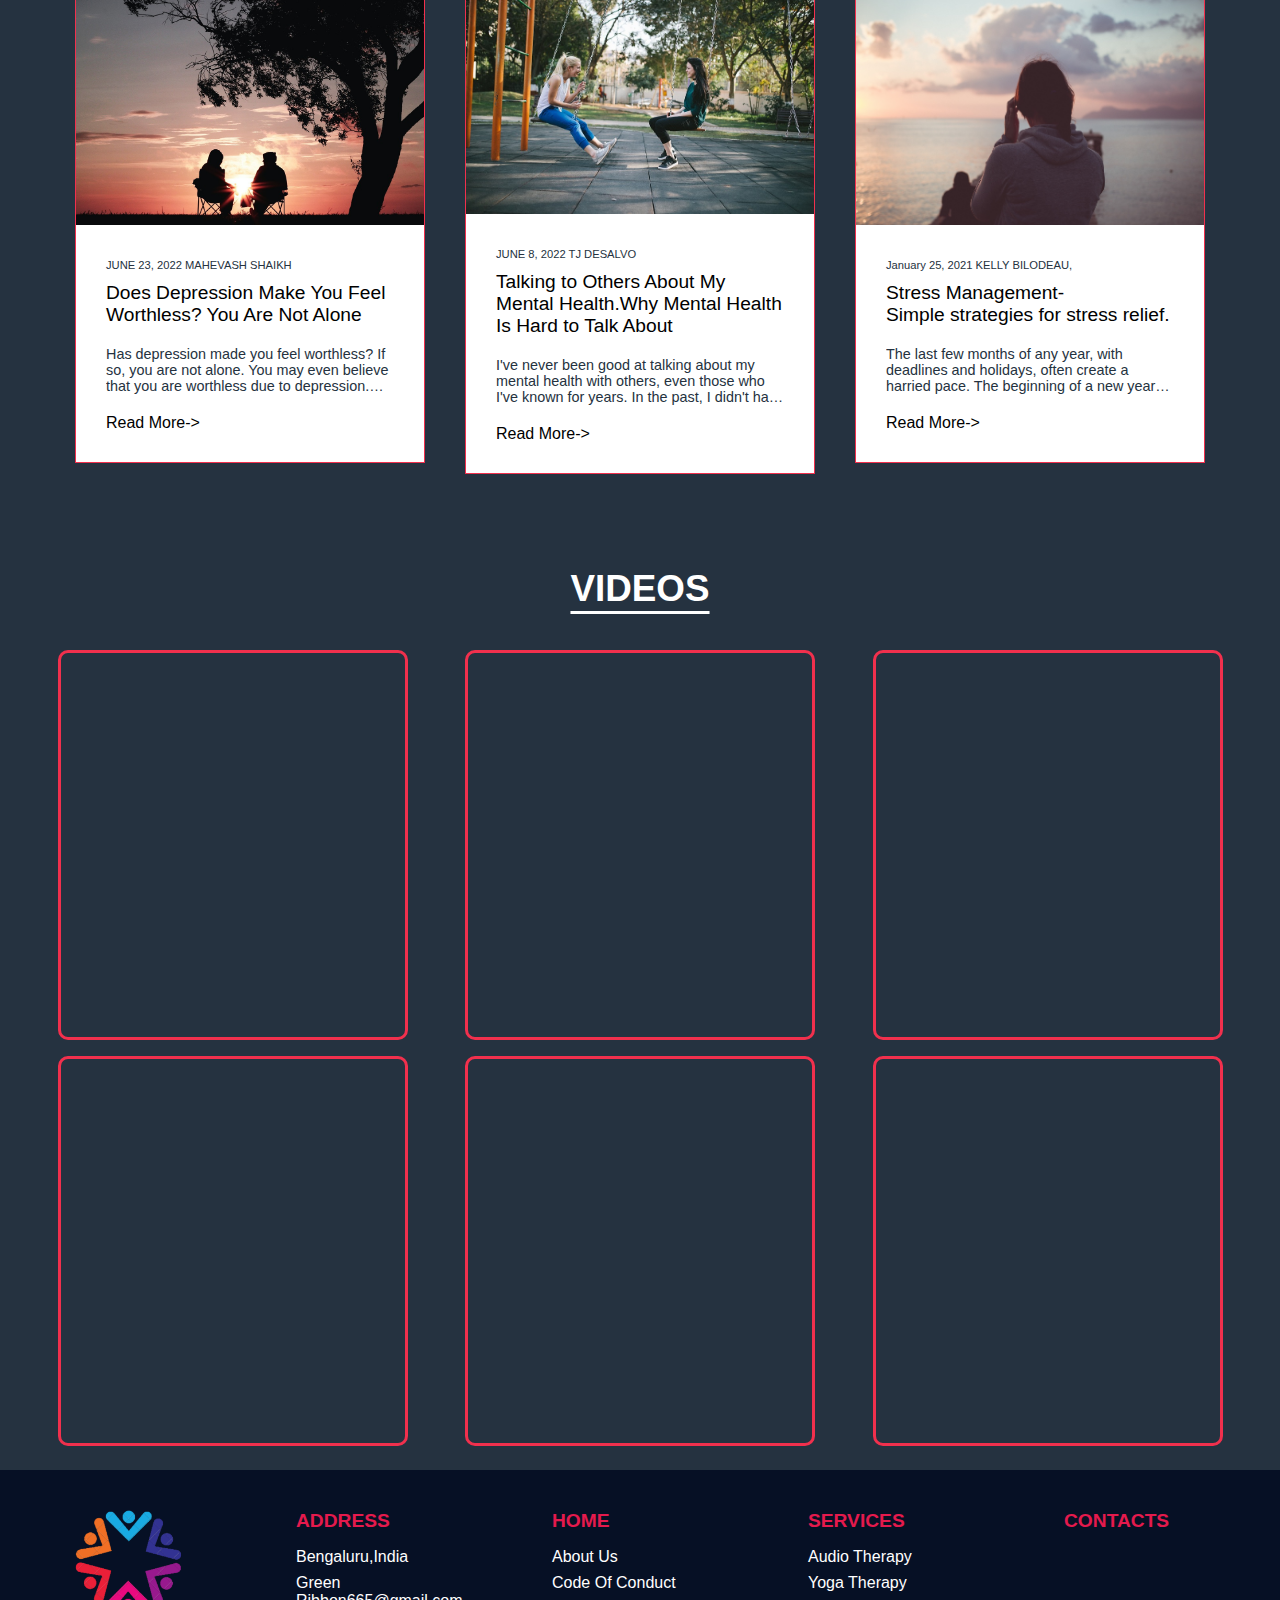
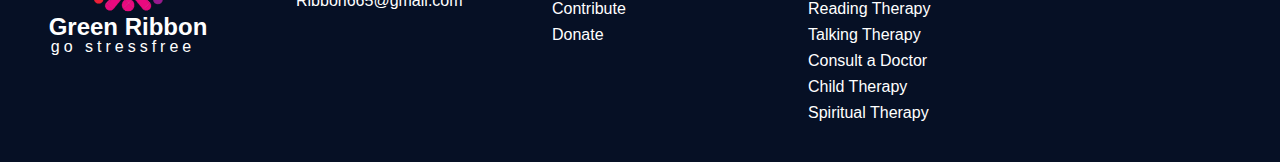
<file: html/talkingTherapy.html>
<!DOCTYPE html>
<html lang="en">

<head>
  <meta charset="UTF-8" />
  <meta http-equiv="X-UA-Compatible" content="IE=edge" />
  <meta name="viewport" content="width=device-width, initial-scale=1.0" />
  <link rel="icon" href="/images/favicon-enhanced.png">
  <link rel="preconnect" href="https://fonts.googleapis.com">
  <link rel="preconnect" href="https://fonts.gstatic.com" crossorigin>
  <link href="https://fonts.googleapis.com/css2?family=Inter:wght@100;400;700&display=swap" rel="stylesheet">
  <title>Green Ribbon - Talking Therapy</title>
  <link rel="stylesheet" href="../css/talking.css" />
  <link rel="stylesheet" text="text/CSS"
    href="https://cdnjs.cloudflare.com/ajax/libs/font-awesome/6.1.1/css/all.min.css">
  <link href="https://unpkg.com/aos@2.3.1/dist/aos.css" rel="stylesheet">
</head>

<body onload="myfunction()" id="main">
  <div id="load">
    <div style="background-color: white; height: 25vh; width: 100%; position: relative; top: -70px;"></div>
  </div>
  <div id="back-top-div" class="back-top-wrap">
    <i class="fas fa-arrow-up"></i>
  </div>

  <!-- Navbar Section -->
  <nav>
    <a href="../index.html"><img class="talking-logo" src="../logo.png" alt="Logo" /></a>

    <div class="nav-links" id="navLinks">
      <i class="fa fa-times" onclick="hidemenu()"></i>
      <ul>
        <li><a href="../index.html">HOME</a></li>
        <li><a href="#about" class=".smooth-scroll">ABOUT</a></li>
        <li><a href="#blogs" class=".smooth-scroll">BLOGS </a></li>
        <li><a href="#video" class=".smooth-scroll">VIDEOS </a></li>


      </ul>
    </div>
    <div class="hamburger" id="ham">
      <svg stroke="currentColor" fill="currentColor" stroke-width="0" viewBox="0 0 1024 1024" height="1em" width="1em" xmlns="http://www.w3.org/2000/svg"><path d="M904 160H120c-4.4 0-8 3.6-8 8v64c0 4.4 3.6 8 8 8h784c4.4 0 8-3.6 8-8v-64c0-4.4-3.6-8-8-8zm0 624H120c-4.4 0-8 3.6-8 8v64c0 4.4 3.6 8 8 8h784c4.4 0 8-3.6 8-8v-64c0-4.4-3.6-8-8-8zm0-312H120c-4.4 0-8 3.6-8 8v64c0 4.4 3.6 8 8 8h784c4.4 0 8-3.6 8-8v-64c0-4.4-3.6-8-8-8z"></path></svg>
    </div>
    </nav>

  <!-- Mobile Layout Navbar -->

  <div class="menu" id="menu">
    <ul class="menu-link">
      <li><a href="../index.html">HOME</a></li>
      <li><a onclick="closeMenu()" href="#about">ABOUT</a></li>
      <li><a onclick="closeMenu()" href="#blogs">BLOGS</a></li>
      <li><a onclick="closeMenu()" href="#videos">VIDEOS</a></li>
    </ul>
  </div>

  <!-- Mobile Layout Navbar Ends Here -->

  <!-- Navbar Section Ends Here -->

  <!-- Header Section-->
  <header>
    <div class="filter"></div>
    <div class="center">
      <h1 data-aos="flip-up" id="title">Welcome to Our <br><span class="heading-span">Talking
          Therapy</span></h1>
      <h3  id="subtitle">Read about Talking Therapy,its benefits and
        Counsellors<br>as one good conversation can shift
        the direction of change forever.</h3>
    </div>
  </header>
  <!-- Header Section Ends Here -->

  <!-- About Section -->
  <section id="about">
    <h1 data-aos="flip-up" class="section-headings">ABOUT</h1>
    <p  data-aos="fade-left" class="sub">Here are the signs that you need a Talking Therapy!</p>
    <div class="container">

      <div  data-aos="fade-up" data-aos-duration="800"  class="cause first">
        <div class="layer">
          <h3>Depression</h3>
        </div>
        <h2>Depression</h2>
        <p>
          Depression is a mood disorder that causes persistent feelings of sadness, emptiness, and loss of joy.It is
          different from the mood fluctuations.
        </p>
        <a href="https://www.medicalnewstoday.com/articles/8933#definition" target="_blank">
          Read More
        </a>
      </div>

      <div data-aos="fade-up" data-aos-duration="800"  class="cause second">
        <div class="layer">
          <h3>Anxiety</h3>
        </div>
        <h2>Anxiety</h2>
        <p>
          Anxiety is your body’s natural response to stress. It’s a feeling of fear or apprehension about what’s going
          to happen and how will it happen.
        </p>
        <a href="https://www.health.harvard.edu/blog/anxiety-what-it-is-what-to-do-2018060113955" target="_blank">
          Read More
        </a>
      </div>

      <div data-aos="fade-up" data-aos-duration="800"  class="cause third">
        <div class="layer">
          <h3>Stress</h3>
        </div>
        <h2>Stress</h2>
        <p>
          Stress is a feeling of emotional or physical tension. It can come from any event or thought that makes you
          feel frustrated or angry.
        </p>
        <a href="https://www.medicalnewstoday.com/articles/145855" target="_blank">
          Read More
        </a>
      </div>
    </div>
  </section>
  <!-- About Section Ends Here -->

  <!-- Blog section  -->
  <section id="blogs">
    <h1 data-aos="flip-up" class="section-headings">BLOGS</h1>
    <div class="blog-container">
      <div  data-aos="fade-up" data-aos-duration="800"  class="blog-box">
        <div class="blog-img">
          <img src="../images/blog-1.jpg" alt="">
        </div>
        <div class="blog-content">
          <span>JUNE 23, 2022 MAHEVASH SHAIKH</span>
          <a href="https://www.healthyplace.com/blogs/copingwithdepression/2022/6/does-depression-make-you-feel-worthless-you-are-not-alone"
            target="_blank" class="blog-title">Does Depression Make You Feel Worthless? You Are Not Alone</a>
          <p>Has depression made you feel worthless? If so, you are not alone. You may even believe that you are
            worthless due to depression. Read on to find out how to fight this.</p>
          <a href="https://www.healthyplace.com/blogs/copingwithdepression/2022/6/does-depression-make-you-feel-worthless-you-are-not-alone"
            target="_blank">Read More-></a>
        </div>
      </div>
      <div  data-aos="fade-up" data-aos-duration="800" class="blog-box">
        <div class="blog-img">
          <img src="../images/blog-2.jpg" alt="">
        </div>
        <div class="blog-content">
          <span>JUNE 8, 2022 TJ DESALVO</span>
          <a href="https://www.healthyplace.com/blogs/anxiety-schmanxiety/2022/6/talking-to-others-about-my-mental-health"
            target="_blank" class="blog-title">Talking to Others About My Mental Health.Why Mental Health Is Hard to
            Talk About </a>
          <p>I've never been good at talking about my mental health with others, even those who I've known for years. In
            the past, I didn't have enough self-knowledge to be able to talk about it with anyone in an adequate way.
          </p>
          <a href="https://www.healthyplace.com/blogs/anxiety-schmanxiety/2022/6/talking-to-others-about-my-mental-health"
            target="_blank">Read More-></a>
        </div>
      </div>
      <div  data-aos="fade-up" data-aos-duration="800" class="blog-box">
        <div class="blog-img">
          <img src="../images/blog-3.jpg" alt="">
        </div>
        <div class="blog-content">
          <span>January 25, 2021 KELLY BILODEAU,</span>
          <a href="https://www.health.harvard.edu/blog/3-simple-strategies-for-stress-relief-2021012521806"
            target="_blank" class="blog-title">Stress Management-<br>Simple strategies for stress relief.
          </a>
          <p>The last few months of any year, with deadlines and holidays, often create a harried pace. The beginning of
            a new year can give you a chance to exhale. But even if you experience a few serene days or weeks, tight
            shoulders and tension are never far off.</p>
          <a href="https://www.health.harvard.edu/blog/3-simple-strategies-for-stress-relief-2021012521806"
            target="_blank">Read More-></a>
        </div>
      </div>
    </div>
  </section>
  <!-- Blog Section Ends Here -->

  <!-- Video Section  -->
  <section id="video">
    <h1 data-aos="flip-up" class="section-headings">VIDEOS</h1>

    <div class="video-container">
      <div  data-aos="fade-up" data-aos-duration="800"  class="collection">
        <div class="video">
          <iframe style="border-radius: 10px;" width="100%" height="380" src="https://www.youtube.com/embed/Nz9eAaXRzGg"
            title="YouTube video player" frameborder="0"
            allow="accelerometer; autoplay; clipboard-write; encrypted-media; gyroscope; picture-in-picture"
            allowfullscreen></iframe>

        </div>
      </div>
      <div  data-aos="fade-up" data-aos-duration="800" class="collection">
        <div class="video">
          <iframe style="border-radius: 10px;" width="100%" height="380" src="https://www.youtube.com/embed/UQ1wDXtPxxI"
            title="YouTube video player" frameborder="0"
            allow="accelerometer; autoplay; clipboard-write; encrypted-media; gyroscope; picture-in-picture"
            allowfullscreen></iframe>

        </div>
      </div>
      <div  data-aos="fade-up" data-aos-duration="800" class="collection">
        <div class="video">
          <iframe style="border-radius: 10px;" width="100%" height="380" src="https://www.youtube.com/embed/rmeGVhhbGrM"
            title="YouTube video player" frameborder="0"
            allow="accelerometer; autoplay; clipboard-write; encrypted-media; gyroscope; picture-in-picture"
            allowfullscreen></iframe>
        </div>
      </div>
      <div  data-aos="fade-up" data-aos-duration="800" class="collection">
        <div class="video">
          <iframe style="border-radius: 10px;" width="100%" height="380"src="https://www.youtube.com/embed/8jPQjjsBbIc" title="YouTube video player" frameborder="0" allow="accelerometer; autoplay; clipboard-write; encrypted-media; gyroscope; picture-in-picture" allowfullscreen></iframe>
        </div>
      </div>
      <div  data-aos="fade-up" data-aos-duration="800" class="collection">
        <div class="video">
          <iframe style="border-radius: 10px;" width="100%" height="380" src="https://www.youtube.com/embed/4ZQkYSpmOdU" title="YouTube video player" frameborder="0" allow="accelerometer; autoplay; clipboard-write; encrypted-media; gyroscope; picture-in-picture" allowfullscreen></iframe>
        </div>
      </div>
      <div  data-aos="fade-up" data-aos-duration="800" class="collection">
        <div class="video">
          <iframe style="border-radius: 10px;" width="100%" height="380" src="https://www.youtube.com/embed/m3-O7gPsQK0" title="YouTube video player" frameborder="0" allow="accelerometer; autoplay; clipboard-write; encrypted-media; gyroscope; picture-in-picture" allowfullscreen></iframe>
        </div>
  </section>


  <!-- footer start -->
  <footer>
    <div class="footer-container">
      <!--logo and info column-->
      <div class="col">
        <!--logo insert-->
        <img src="../logo.png" alt="logo" class="footlogo" />
        <div class="footercontent">
          <h2 class="footerheading">Green Ribbon</h2>
          <p class="footerpara">go stressfree</p>
        </div>
      </div>


      <!--ADDRESS COLUMN-->

    <div class="footer-side-col">
      <div class="col">
        <h3>
          ADDRESS
          <div class="underline"><span></span></div>
        </h3>
        <p>Bengaluru,India</p>
        <p class="email-id"><a href="mailto:Green Ribbon665@gmail.com">Green Ribbon665@gmail.com</a></p>
      </div>
      <!--HOME COLUMN-->
      <div class="col">
        <h3>HOME</h3>
        <ul>
          <li><a href="#about">About Us</a></li>
          <li>
            <a
              href="https://github.com/AkashS20/hackathon"
              >Code Of Conduct</a
            >
          </li>
          <li>
            <a href="https://github.com/Susmita-Dey/Green Ribbon">Contribute</a>
          </li>
          <li>
            <a href="https://www.buymeacoffee.com/susmitadey">Donate</a>
          </li>
        </ul>
      </div>
      <!--OUR SERVICES COLUMN-->
      <div class="col">
        <h3>
          SERVICES
          <div class="underline"><span></span></div>
        </h3>
        <ul>
          <li>
            <a href="audioTherapy.html">Audio Therapy</a>
          </li>
          <li>
            <a href="yogatherapy.html">Yoga Therapy</a>
          </li>
          <li>
            <a href="readingTherapy.html">Reading Therapy</a>
          </li>
          <li>
            <a href="talkingTherapy.html">Talking Therapy</a>
          </li>
          <li>
            <a href="https://www.practo.com/counselling-psychology">Consult a Doctor</a>
          </li>
          <li>
            <a href="childTherapy.html">Child Therapy</a>
          </li>
          <li>
            <a href="spirituality.html">Spiritual Therapy</a>
          </li>
        </ul>
      </div>
      <!--CONTACTS COLUMN-->
      <div class="col">
        <h3>
          CONTACTS
          <div class="underline"><span></span></div>
        </h3>
        <div class="social-menu">
          <ul>
            <a href="https://twitter.com/ashuthe1x" target="_blank">
              <li id="social-twitter"><i class="fab fa-2x fa-twitter"></i></li>
            </a>
            <a href="https://github.com/AkashS20/hackathon" target="_blank">
              <li id="social-github"><i class="fab fa-2x fa-github"></i></li>
            </a>
            <a href="https://www.linkedin.com/groups/9206025/" target="_blank">
              <li id="social-linkedin"><i class="fab fa-2x fa-linkedin-in"></i></li>
            </a>
          </ul>
        </div>
      </div>
    </div>
    </div>
  </footer>
  <script type="text/javascript" src="../js/scrollsmooth.js"></script>
  <script src="https://unpkg.com/aos@2.3.1/dist/aos.js"></script>
  <script>
    AOS.init();
    const ham = document.getElementById("ham");
    const menu = document.getElementById("menu");
    const close = document.querySelectorAll('.close');

    const closeMenu = () => {
      if (menu.classList.contains("open")) {
        menu.classList.remove("open");

        console.log("open");
      }
      ham.innerHTML = '<svg stroke="currentColor" fill="currentColor" stroke-width="0" viewBox="0 0 1024 1024" height="1em" width="1em" xmlns="http://www.w3.org/2000/svg"><path d="M904 160H120c-4.4 0-8 3.6-8 8v64c0 4.4 3.6 8 8 8h784c4.4 0 8-3.6 8-8v-64c0-4.4-3.6-8-8-8zm0 624H120c-4.4 0-8 3.6-8 8v64c0 4.4 3.6 8 8 8h784c4.4 0 8-3.6 8-8v-64c0-4.4-3.6-8-8-8zm0-312H120c-4.4 0-8 3.6-8 8v64c0 4.4 3.6 8 8 8h784c4.4 0 8-3.6 8-8v-64c0-4.4-3.6-8-8-8z"></path></svg>'
    }

    const toggleMenu = () => {
      if (menu.classList.contains("open")) {
        menu.classList.remove("open");
        ham.innerHTML = '<svg stroke="currentColor" fill="currentColor" stroke-width="0" viewBox="0 0 1024 1024" height="1em" width="1em" xmlns="http://www.w3.org/2000/svg"><path d="M904 160H120c-4.4 0-8 3.6-8 8v64c0 4.4 3.6 8 8 8h784c4.4 0 8-3.6 8-8v-64c0-4.4-3.6-8-8-8zm0 624H120c-4.4 0-8 3.6-8 8v64c0 4.4 3.6 8 8 8h784c4.4 0 8-3.6 8-8v-64c0-4.4-3.6-8-8-8zm0-312H120c-4.4 0-8 3.6-8 8v64c0 4.4 3.6 8 8 8h784c4.4 0 8-3.6 8-8v-64c0-4.4-3.6-8-8-8z"></path></svg>'
        console.log("open");
      } else {
        menu.classList.add("open");
        ham.innerHTML = '<svg stroke="currentColor" fill="currentColor" stroke-width="0" viewBox="0 0 1024 1024" height="1em" width="1em" xmlns="http://www.w3.org/2000/svg"><path d="M563.8 512l262.5-312.9c4.4-5.2.7-13.1-6.1-13.1h-79.8c-4.7 0-9.2 2.1-12.3 5.7L511.6 449.8 295.1 191.7c-3-3.6-7.5-5.7-12.3-5.7H203c-6.8 0-10.5 7.9-6.1 13.1L459.4 512 196.9 824.9A7.95 7.95 0 0 0 203 838h79.8c4.7 0 9.2-2.1 12.3-5.7l216.5-258.1 216.5 258.1c3 3.6 7.5 5.7 12.3 5.7h79.8c6.8 0 10.5-7.9 6.1-13.1L563.8 512z"></path></svg>'
        console.log("close");
      }
    };
    ham.addEventListener("click", toggleMenu);
    close.forEach(ele => {
      ele.addEventListener("click", closeMenu);
    }
    )
  </script>
  <script>
    var preloader = document.getElementById('load');
    var scroll = document.getElementById('main');
    function myfunction(){
        preloader.style.display='none';
        scroll.style.overflow='scroll';
    }
    const backTopElement = document.getElementById("back-top-div");
      const minScolledAmountToBackTop = 800;

      window.addEventListener("scroll", () => {
        if (window.scrollY < minScolledAmountToBackTop) {
          backTopElement.classList.add("hidden");
        } else {
          backTopElement.classList.remove("hidden");
        }
      });

      const backTop = () => {
        window.scrollTo(0, 0);
      };

      backTopElement.addEventListener("click", backTop);
      ham.addEventListener("click", toggleMenu);
</script>
<script src="https://unpkg.com/aos@2.3.1/dist/aos.js"></script>
<script>
  AOS.init();
</script>
</body>

</html>
</file>
<file: css/childTherapy.css>
@import url('https://fonts.googleapis.com/css2?family=Poppins:wght@400;500&display=swap');
* {
  margin: 0;
  padding: 0;
  box-sizing: border-box;
}
::-webkit-scrollbar{
  background: transparent;
  width: 0.4rem;
}

::-webkit-scrollbar-thumb{
  background-color: rgba(173, 173, 173, 0.2);
  border-radius: 10px;
  transition: background-color 0.5s ease-in-out;
}

::-webkit-scrollbar-thumb:hover {
  background-color: rgba(173, 173, 173, 0.5);
}

html{
  scroll-behavior: smooth;
  overflow-y: overlay;
}

body {
  background-color: #040404;
  font-family: "Inter", sans-serif;
  color: white;
  overflow-x: hidden;
}

header {
  min-height: 100vh;
  width: 100%;
  background-image: url("../images/childbg.jpg");
  position: relative;
  background-position: center;
  background-size: cover;
}

section {
  margin: 2em;
}

nav {
  position: fixed;
  top: 0;
  width: 100%;
  display: inline-flex;
  padding: 1% 6%;
  justify-content: space-between;
  align-items: center;
  z-index: 100;
  background-color: rgba(0, 0, 0, 0.4);
  backdrop-filter: blur(5px);
}

.audio-logo {
  width: 80px;
  padding: 0;
}

.nav-links {
  flex: 1;
  text-align: right;
}

.nav-links ul li {
  list-style: none;
  display: inline-block;
  padding: 8px 12px;
  position: relative;
}

.nav-links ul li a {
  color: white;
  text-decoration: none;
  font-size: 13px;
}

.nav-links ul li::after {
  content: "";
  width: 0%;
  height: 2px;
  background: cyan;
  display: block;
  margin: auto;
  transition: 0.5s;
}

.nav-links ul li:hover::after {
  width: 100%;
}

.hamburger {
  display: none;
  /* display: flex; */
  justify-content: center;
  align-items: center;
  flex-direction: column;
  gap: 3px;
  cursor: pointer;
  z-index: 200;
}

.center {
  position: absolute;
  top: 50%;
  left: 50%;
  transform: translate(-50%, -50%);
  z-index: 20;
}

.menu {
  display: none;
  width: 100%;
  position: absolute;
  background-color: #fff;
  top: 85px;
  left: 0;
  padding: 30px;
  box-shadow: 0 4px 8px rgba(0, 0, 0, 0.7);
}

.open {
  display: block;
  width: 70%;
  height: 100%;
  position: fixed;
  background-color: rgba(56,56,55, 1);
  top: 0;
  left: 0;
  padding: 30px;
  box-shadow: 0 4px 8px rgba(0, 0, 0, 0.7);
  animation: slideIn 0.5s ease-in-out;
  z-index: 100;
}

.menu.open a {
  color: #adb5bd;
  text-decoration: none;
  cursor: pointer;
}

@keyframes slideIn {
  0% {
    left: -150px;
  }
  100% {
    left: 0px;
  }
}

.menu-link {
  list-style: none;
  display: flex;
  justify-content: center;
  align-items: center;
  flex-direction: column;
}

.menu-link li {
  padding: 2rem;
  font-weight: bolder;
}

.menu-link li:last-child {
  padding-bottom: 0;
}

.menu-link li a {
  color: #fff;
  font-weight: bolder;
  font-size: 1rem;
  text-decoration: none;
}
.menu-link li a:hover{
  color: cyan;
}
.center {
  position: absolute;
  top: 50%;
  left: 50%;
  transform: translate(-50%, -50%);
  z-index: 20;
}

.filter {
  position: absolute;
  top: 0;
  left: 0;
  width: 100%;
  height: 100%;
  z-index: 10;
  background-color: rgba(0, 0, 0, 0.3);
}

h1 {
  font-size: 2.75rem;
  text-align: center;
  margin-bottom: 1.5rem;
  font-weight: 900;
}
#title{
  margin-top: 22%;
}
.heading-span {
  color: cyan;
}
#subtitle {
  color: #fff;
  text-align: center;
  font-size: 1.3rem;
  font-weight: 800;
}

h2 {
  color: #dce1de;
  text-align: center;
  margin-bottom: 1rem;
}
.section-headings {
  font-size: 2.3rem;
  text-decoration: underline;
  text-underline-offset: 10px;
  margin: 3rem 0;
}
hr {
  width: 90%;
  margin: 0 auto;
  border-color: #2b2c28;
}
.image img{
  width: 500px;
  height: 400px;
  border-radius: 5px;
  margin-left: 5%;
  margin-bottom: 2%;
}
.bfit img{
  width: 45%;
  height: 45%;
  margin-top: 4%;
  border:3px solid cyan ;
  border-radius: 10px;
}
.about .bfit {
  display: flex;
}
.btext{
  margin-top: 40px;
  margin-left: 45px;
  padding: 5%;
}

.btext .baby-text{
  font-size: 25px;

}
@media (max-width: 800px) {

  .bfit {
    flex-direction: column;
    height: auto;
  }
  .about img {
    width: 100%;
  }

}
.main-scroll-div{
  width: 100%;
  height: 100%;
  display: flex;
  align-items: center;
  justify-content: space-between;
}
.cover{
  position: relative;
  width: 90%;
  height: 50%;
}
.cover::before {
  position: absolute;
  content: "";
  left: 0;
  top: 0;
  z-index: 99;
  height: 100%;
  width: 150px;
  background-image: linear-gradient(90deg, black, transparent);
}
.cover::after {
  position: absolute;
  content: "";
  right: 0;
  top: 0;
  z-index: 99;
  height: 100%;
  width: 150px;
  background-image: linear-gradient(-90deg, black, transparent);
}
.scroll-images::-webkit-scrollbar {
  -webkit-appearance: none;
}

.child-img {
  width: 100%;
  height: 100%;
}

.icon {
  color: white;
  background-color: black;
  font-size: 50px;
  outline: none;
  border: none;
  padding: opx 20px;
  cursor: pointer;
}

.icon:hover {
  color:cyan ;
}
.scroll-images{
  width: 100%;
  height: auto;
  display: flex;
  justify-content: left;
  align-items: center;
  overflow: auto;
  position: relative;
  scroll-behavior: smooth;
}
.child{
  min-width: 600px;
  height: 450px;
  margin :1px 10px;
  cursor: pointer;
}

@media screen and (max-width: 650px) {
  .nav-links {
    display: none;
  }

  .logo {
    width: 60px;
  }
  .hamburger {
    display: flex;
  }
  header {
    min-height: 100vh;
  }
}

@media screen and (min-width: 650px) {
  .menu .open {
    display: none;
  }
}


.video {
  float: left;
  box-sizing: border-box;
    width: 38%;
    padding: 5px;
    margin-left: 8.5%;
    margin-bottom: 5px;
  }
  iframe{
    padding:10px;
  }
  iframe:hover{
    border:  1.5px cyan solid ;
  }
  .collection::after{
    content: "";
    clear: both;
    display: table;
  }
  @media screen and (max-width: 600px) {
    .video {
      width: 89%;
    }
    .video iframe{
      width: 97%;
    }
  }
/* footer */
footer{
    font-family: "Poppins",sans-serif;
  }
  .footer-container {
    bottom: 0;
    width: 100%;
    display: flex;
    justify-content: center;
    flex-wrap: nowrap;
    background-color: rgb(6, 16, 37);
  }
  
  .footer-side-col{
    display: grid;
    grid-template-columns: repeat(4,1fr);
    width: 80%;
  }
  
  .footer-side-col > .col{
    padding: 2.5rem;
    flex-wrap: nowrap;
  }
  
  .footer-container > .col {
    padding: 2.5rem;
    flex-basis: 20%;
    color: white;
  }
  
  .footer-container .col a:hover,
  footer a:focus {
    color: cyan;
  }
  
  @media (max-width: 1120px){
    .footer-side-col{
      grid-template-columns: repeat(2,1fr);
      grid-template-rows: repeat(2,1fr);
    }
  }
  
  @media (max-width: 730px) {
    .footer-container {
      gap: 0.5rem;
      flex-wrap: wrap;
    }
  
    .footer-container .col {
      padding: 2rem;
      flex-basis: 31%;
    }
  
    .footer-container p {
      color: white;
      margin-top: 1rem;
    }
  }
  
  @media (max-width: 600px) {
    .footer-side-col{
      grid-template-columns: 1fr;
      grid-template-rows: minmax(auto,auto);
    }
  
    .footer-container .col {
      padding: 1rem;
      flex-basis: 100%;
    }
  }
  
  .footer-container .col a {
    display: inline-block;
    position: relative;
    color: white;
  }
  
  .footer-container .col ul li a:after {
    content: "";
    position: absolute;
    width: 100%;
    transform: scaleX(0);
    height: 2px;
    bottom: 0;
    left: 0;
    background-color: cyan;
    transform-origin: bottom right;
    transition: transform 0.25s ease-out;
  }
  
  .footer-container .col ul li a:hover:after {
    transform: scaleX(1);
    transform-origin: bottom left;
  }
  
  .footer-container p {
    color: white;
  }
  
  .footer-container .col ul li a:after {
    content: "";
    position: absolute;
    width: 100%;
    transform: scaleX(0);
    height: 2px;
    bottom: 0;
    left: 0;
    background-color: cyan;
    transform-origin: bottom right;
    transition: transform 0.25s ease-out;
  }
  
  .footer-container .col ul li a:hover:after {
    transform: scaleX(1);
    transform-origin: bottom left;
  }
  
  .footer-container p {
    margin-top: 0.5rem;
  }
  .footerpara{
    margin-left: -10px;
  }
  
  .footer-container .col .email-id {
    word-wrap: break-word;
    text-decoration: underline;
  }
  
  .email-id a{
    text-decoration: none;
    color: white;
  }
  .footer-container .col h3 {
    color: rgb(228, 26, 77);
    font-size: 1.2rem;
    margin-bottom: 1rem;
    font-weight: 900;
    font-family: "Ubuntu",sans-serif;
  }
  
  .footer-container .col img {
    display: block;
    margin: 0 auto;
    width: 140px;
    cursor: pointer;
  }
  .footer-container .col .footerheading {
    display: flex;
    color:white ;
    margin-top: 0.5px;
    font-family: "Gill Sans", "Gill Sans MT", Calibri, "Trebuchet MS", sans-serif;
    justify-content: center;
    cursor: pointer;
  }
  .footer-container .col .footerpara {
    display: flex;
    margin-top: -19px;
    font-family: "Gill Sans", "Gill Sans MT", Calibri, "Trebuchet MS", sans-serif;
    letter-spacing: 4px;
    justify-content: center;
    cursor: pointer;
  }
  .fab:hover {
    text-decoration: none;
  }
  
  .footer-container .col .Green Ribbon {
    color: rgb(30, 240, 191);
    letter-spacing: 5px;
  }
  
  .footer-container .col .social-menu ul {
    display: flex;
    gap: 1rem;
  }
  
  .footer-container .col .social-menu ul a {
    color: white;
  }
  .footer-container .col .social-menu ul a li{
    transition: transform 250ms ease-out;
  }
  
  .footer-container .col .social-menu ul a li:hover {
    transform: scale(1.4) !important;
    text-decoration: none !important;
  }
  .footer-container .col .social-menu ul a li#social-twitter:hover{
    color: 	#1DA1F2;
  }
  .footer-container .col .social-menu ul a li#social-github{
    transition: transform  250ms ease-out, color 250ms ease-out, padding 250ms ease-out !important;
  }
  .footer-container .col .social-menu ul a li#social-github:hover{
    transform: scale(1.2) !important;
    color:black;
    background-color: whitesmoke;
    padding: 2px 2px 0px 2px;
    border-radius: 25px;
  }
  .footer-container .col .social-menu ul a li#social-linkedin:hover{
    color: #0A66C2;
  }
  .footer-container .col ul li {
    list-style-type: none;
    text-align: left;
    margin-top: 0.5rem;
  }
  .footer-container .col ul li a {
    text-decoration: none;
    color: white;
  }
  
  @media screen and (max-width: 600px) {
    
    .footer-container .col ul li {
      text-align: center;
    }
  
    .footer-container {
      text-align: center;
    }
  
    .footer-container .col .social-menu ul {
      justify-content: center;
    }
  }
  
  .footercontent{
    margin-right: auto;
    margin-left: auto;
    display: flex;
    flex-direction: column;
  }
</file>
<file: css/styles.css>
* {
  box-sizing: border-box;
}


*{
  margin: 0%;
  padding: 0%;
  box-sizing: border-box;
}
body{
  background-image: url("../images/coming_soon_bg.png");
  background-color: black;
  background-repeat: no-repeat;
  background-size: cover;
  background-position: center center;
  height: 100vh;
  font-family: "Poppins", sans-serif;
  display: flex;
  flex-direction: column;
  align-items: center;
  justify-content: center;
  text-align: center;
  margin: 0;
  overflow: hidden;
}
p{
  color: white;
  display: flex;
  align-items: center;
  width: 100%;
  font-size: 30px;
  font-weight: bold;
  margin: 30px 0;
}
h1{
  color: white;
  margin: 20px 0;
  width: 100%;
  font-size: 80px;
  text-align: center;
  font-weight: bold;
}
hr{
  margin: 30px 0;
  display:flex;
  width: 700px;
}
#launch{
  margin: 20px 0;
  margin-left:20%;
  font-size: 40px;
} 

h1 {
  font-family: 'Itim',cursive;
  color: white;
  font-weight: normal;
  font-size: 60px;
  text-shadow: 2px 2px 4px #011120;
  -moz-transition: all 0.2s ease-in;
  -o-transition: all 0.2s ease-in;
  -webkit-transition: all 0.2s ease-in;
  transition: all 0.2s ease-in;
  margin: 20px 0;
  width: 100%;
  font-size: 80px;
  text-align: center;
  font-weight: bold;
}

h3{
  color: white;
}
h3 a{
  color: white;
  text-decoration: none;
}

h3 a:hover{
  color: lightcyan;
  text-shadow:0px 0px 10px blueviolet;
  -moz-transition: all 0.2s ease-in;
  -o-transition: all 0.2s ease-in;
  -webkit-transition: all 0.2s ease-in;
  transition: all 0.2s ease-in;
}

h1:hover {
  color: lightcyan;
  text-shadow:0px 0px 20px blueviolet;
  -moz-transition: all 0.2s ease-in;
  -o-transition: all 0.2s ease-in;
  -webkit-transition: all 0.2s ease-in;
  transition: all 0.2s ease-in;
}


@keyframes typing {
  from {
    width: 0;
  }
}


@media (max-width: 500px) {
  h1 {
    font-size: 45px;
  }
  .time {
    margin: 5px;
    padding: 0.1rem;
  }
  .time h2 {
    font-size: 12px;
  }
  .text {
    font-size: 10px;
    box-shadow: 5px 5px 3px rgb(143, 143, 143);
    padding: 0.1rem;
    border-radius: 1px;
  }
  h3 {
    color: white;
    font-size: 1rem;
    animation: typing 1s steps(12);
  }
}
</file>
<file: html/css/contact.css>
* {
  margin: 0;
  padding: 0;
  -webkit-box-sizing: border-box;
  box-sizing: border-box;
}
#load{
	margin: auto;
    width: 100%;
    height: -webkit-fill-available;
    position: fixed;
    background: #fff url(/images/Spin-Preloader-1.gif) no-repeat center;
    z-index: 9999999;
}
.header {
  display: flex;
  text-align: center;
  margin: auto;
  flex-direction: column;
}

body {
  display: -webkit-box;
  display: -ms-flexbox;
  display: flex;
  -webkit-box-pack: center;
  -ms-flex-pack: center;
  justify-content: center;
  -webkit-box-align: center;
  -ms-flex-align: center;
  align-items: center;
  height: 100vh;
  background: url("../../images/contact.png");
  background-size: cover;
  background-repeat: no-repeat;
  font-family: "Lato", sans-serif;
  
}

h1 {
  font-size: 50px;
  font-weight: 900;
  color: #fff;
}
p{
  color: #fff;
}
.sr-only:not(:focus):not(:active) {
  clip: rect(0 0 0 0);
  -webkit-clip-path: inset(50%);
  clip-path: inset(50%);
  height: 1px;
  overflow: hidden;
  position: absolute;
  white-space: nowrap;
  width: 1px;
}

.form-container {
  padding: 3rem 4rem;
border-radius: 20px;
  background-color: rgba(0, 0, 0, 0.5);
}

a {
  text-decoration: none;
  display:flex;
  margin:auto;
}
.atag {
  text-decoration: none;
  width:75px;
}
.tag{
  width:60px;
  margin:0 !important;
  text-decoration: none;
  color: #fff;
}
a .btn {
  margin-top: 18px;
  border: 2px solid #137afc;
  color: #fff;
  cursor: pointer;
  background-color:  #137afc;
  box-shadow: inset 0 0 0 0 #137afc;
  border-radius: 8px;
  -webkit-border-radius: 8px;
  -moz-border-radius: 8px;
  -ms-border-radius: 8px;
  -o-border-radius: 8px;
  transition: ease-out 0.4s;
  -webkit-transition: ease-out 0.4s;
  -moz-transition: ease-out 0.4s;
  -ms-transition: ease-out 0.4s;
  -o-transition: ease-out 0.4s;
}

a .btn {
  display: block;
  text-decoration: none;
  font-family: "Montserrat", sans-serif;
  font-weight: 500;
  height: 2.4rem;
  width: 7.1rem;
  text-align: center;
  display: flex;
  justify-content: center;
  align-items: center;
}

a .btn:hover {
  border: 2px solid #137afc;
  box-shadow: inset 130px 0 0 0 #fff;
  color: #137afc;
}
</file>
<file: html/css/laugh.css>
@import url('https://fonts.googleapis.com/css2?family=Poppins:wght@400;500&display=swap');
* {
  margin: 0;
  padding: 0;
  font-family: "Poppins", sans-serif;
  box-sizing: border-box;
}


::-webkit-scrollbar{
  background: transparent;
  width: 0.4rem;
}

::-webkit-scrollbar-thumb{
  background-color: rgba(173, 173, 173, 0.2);
  border-radius: 10px;
  transition: background-color 0.5s ease-in-out;
}

::-webkit-scrollbar-thumb:hover {
  background-color: rgba(173, 173, 173, 0.5);
}

html{
  scroll-behavior: smooth;
  overflow-y: overlay;
}
body{
  background-color: #040404;
  color: #fff;
  font-family: 'Inter', sans-serif;
}

#main{
  overflow: hidden !important;
}

html{
  scroll-behavior: smooth;
}

.back-top-wrap {
  position: fixed;
  bottom: 5rem;
  right: 1rem;
  background-color: #80F7D1;
  padding: 1rem 1.2rem;
  border-radius: 50%;
  cursor: pointer;
  transition: .3s ease-in-out;
  z-index: 100;
}

.back-top-wrap:hover {
  background-color: #00a2ff;
  color: #80F7D1;
}

.back-top-wrap:hover .fas.fa-arrow-up {
  color: white;
}

.fas.fa-arrow-up {
  color: #00488F;
  transition: 0.3s ease-in-out;
}
#load{
	margin: auto;
    width: 100%;
    height: -webkit-fill-available;
    position: fixed;
    background: #fff url(/images/Spin-Preloader-1.gif) no-repeat center;
    z-index: 9999999;
}
header {
  min-height: 100vh;
  width: 100%;
  background: url("../../images/laughing.jpg");
  position: relative;
  background-position: center;
  background-size: cover;
}
nav {
  position: fixed;
  top: 0;
  width: 100%;
  display: inline-flex;
  padding: 1% 6%;
  justify-content: space-between;
  align-items: center;
  z-index: 100;
  background-color: rgba(0, 0, 0, 0.4);
  backdrop-filter: blur(5px);
}

.hamburger {
  display: none;
  justify-content: center;
  align-items: center;
  flex-direction: column;
  cursor: pointer;
}
.menu {
  display: none;
  width: 100%;
  position: absolute;
  background-color: #fff;
  top: 85px;
  left: 0;
  padding: 30px;
  box-shadow: 0 4px 8px rgba(0, 0, 0, 0.7);
}

.open {
  display: block;
  width: 60%;
  height: 100%;
  position: fixed;
  background-color: rgba(56,56,55,1);
  top: 0;
  left: 0;
  padding: 30px;
  box-shadow: 0 4px 8px rgba(0, 0, 0, 0.7);
  animation: slideIn 0.5s ease-in-out;
  z-index: 100;
}

@media screen and (max-width: 650px) {
  .nav-links {
    display: none;
  }
 
  .audio-logo {
    width: 60px;
  }
  .hamburger {
    display: flex;
  } 
}

@media screen and (min-width: 650px) {
  .open{
    display: none;
  } 
 
}

@keyframes slideIn {
  0% {
    left: -150px;
  }
  100% {
    left: 0px;
  }
}
.menu-link {
  list-style: none;
  display: flex;
  justify-content: center;
  align-items: center;
  flex-direction: column;
}
.menu.open a {
  color: #adb5bd;
  text-decoration: none;
}
.menu-link li {
  padding: 2rem;
  font-weight: bolder;
}

.menu-link li:last-child {
  padding-bottom: 0;
}
.menu-link li{
  list-style: none;
}
.menu-link li a {
  color: #fff;
  font-weight: bolder;
  font-size: 1rem;
  text-decoration: none;
}
.menu-link li a:hover{
  color: cyan;
}


.audio-logo {
  width: 80px;
  padding: 2px;
}

.nav-links {
  flex: 1;
  text-align: right;
}
.nav-links ul li {
  list-style: none;
  display: inline-block;
  padding: 8px 12px;
  position: relative;
}

.nav-links ul li a {
  color: white;
  text-decoration: none;
  font-size: 13px;
}
.nav-links ul li::after {
  content: "";
  width: 0%;
  height: 2px;
  background: rgb(208, 255, 0);
  display: block;
  margin: auto;
  transition: 0.5s;
}

.nav-links ul li:hover::after {
  width: 100%;
}

.center {
  position: absolute;
  top: 50%;
  left: 50%;
  transform: translate(-50%, -50%);
  z-index: 20;
}

.filter {
  position: absolute;
  top: 0;
  left: 0;
  width: 100%;
  height: 100%;
  z-index: 10;
  background-color: rgba(0, 0, 0, 0.3);
}

h1 {
  font-size: 2.75rem;
  text-align: center;
  margin-bottom: 1.5rem;
  font-weight: 900;
}

.heading-span {
  color: #3b94af;
  text-shadow: 2.5px 2px 1px #05caca;
}
#subtitle {
  color:#d85e00;
  text-align: center;
  text-shadow: 1.5px 1.5px 1px #ac2045;
  font-size: 1.3rem;
  font-weight: 800;
}

h2 {
  color: #dce1de;
  text-align: center;
  margin-bottom: 1rem;
}
.section-headings {
  font-size: 2.3rem;
  text-decoration: underline;
  text-underline-offset: 10px;
  margin: 3rem 0;
}
hr {
  width: 90%;
  margin: 0 auto;
  border-color: #2b2c28;
}
.image{
  width: 30rem;
  height: 30rem;
  border-radius: 50%;
  margin-bottom: 2%;
}

.image img{
  object-fit: cover;
  width: 100%;
  height: 100%;
  border-radius: 50%;
}

.about-container{
  display: flex;
  justify-content: space-evenly;
  align-items: center;
  flex-wrap: wrap;
  padding: 1.2em;
}

.about-content .one{
  font-size: 2.2rem;
  color: cyan;
}

.about-content ol li{
  margin-top: 20px;
  font-size: 1.5rem;
  list-style: none;
}

.about-content a{
  display: inline-block;
  margin-top: 2em;
  border-radius: 10px;
  padding: 7px 10px;
  background-color: cyan;
  border: none;
  cursor: pointer;
  text-decoration: none;
  color: #040404;
  font-weight: 600;
}

.about-content a:hover{
  background-color: #fff;
  border: 2px solid cyan;
  transition: 0.3s ease;
}

.slideshow-container {
  max-width: 1000px;
  position: relative;
  margin: auto;
}
.mySlides {
  display: none;
}

.prev, .next {
  cursor: pointer;
  position: absolute;
  top: 50%;
  width: auto;
  margin-top: -22px;
  padding: 16px;
  color: white;
  font-weight: bold;
  font-size: 18px;
  transition: 0.6s ease;
  border-radius: 0 3px 3px 0;
  user-select: none;
}
.next {
  right: 0;
  border-radius: 3px 0 0 3px;
  cursor: pointer;
}

.prev:hover, .next:hover {
  background-color: rgba(0, 255, 255, 0.8);
}
.active {
  background-color: #717171;
}
.fade {
  animation-name: fade;
  animation-duration: 1.5s;
}

@keyframes fade {
  from {opacity: .4}
  to {opacity: 1}
}
.video {
  box-sizing: border-box;
  float: left;
  width: 38%;
  margin-top: 5px;
  margin-left: 8.5%;
  margin-bottom:5px;
}

.collection{
  width: 100%;
  display: flex;
  flex-wrap: wrap;
  align-items: center;
}

iframe{
  padding:10px;
}

iframe:hover{
  border: 1.5px #00eeff solid ;
  border-radius: 5px;
}

@media screen and (max-width: 650px) {
  .nav-links {
    display: none;
  }

  .logo {
    width: 60px;
  }
  .hamburger {
    display: flex;
  }
  header {
    min-height: 100vh;
  }
  #title{
    font-size: 2rem;
  }
}

@media screen and (min-width: 650px) {
  .menu .open {
    display: none;
  }
}

@media screen and (max-width: 600px) {
  .video {
    width: 89%;
  }
  .video iframe{
    width: 97%;
  }
}

@media screen and (max-width: 550px){
  .image{
    width: 20rem;
    height: 20rem;
  }

  .about-content .one{
    font-size: 1.5rem;
  }
  
  .about-content ol li{
    margin-top: 20px;
    font-size: 1rem;
  }
}

/* footer */
footer{
  font-family: "Poppins",sans-serif;
}
.footer-container {
  bottom: 0;
  width: 100%;
  display: flex;
  justify-content: center;
  flex-wrap: nowrap;
  background-color: rgb(6, 16, 37);
}

.footer-side-col{
  display: grid;
  grid-template-columns: repeat(4,1fr);
  width: 80%;
}

.footer-side-col > .col{
  padding: 2.5rem;
  flex-wrap: nowrap;
}

.footer-container > .col {
  padding: 2.5rem;
  flex-basis: 20%;
  color: white;
}

.footer-container .col a:hover,
footer a:focus {
  color: cyan;
}

@media (max-width: 1120px){
  .footer-side-col{
    grid-template-columns: repeat(2,1fr);
    grid-template-rows: repeat(2,1fr);
  }
}

@media (max-width: 730px) {
  .footer-container {
    gap: 0.5rem;
    flex-wrap: wrap;
  }

  .footer-container .col {
    padding: 2rem;
    flex-basis: 31%;
  }

  .footer-container p {
    color: white;
    margin-top: 1rem;
  }
}

@media (max-width: 600px) {
  .footer-side-col{
    grid-template-columns: 1fr;
    grid-template-rows: minmax(auto,auto);
  }

  .footer-container .col {
    padding: 1rem;
    flex-basis: 100%;
  }
}

.footer-container .col a {
  display: inline-block;
  position: relative;
  color: white;
}

.footer-container .col ul li a:after {
  content: "";
  position: absolute;
  width: 100%;
  transform: scaleX(0);
  height: 2px;
  bottom: 0;
  left: 0;
  background-color: cyan;
  transform-origin: bottom right;
  transition: transform 0.25s ease-out;
}

.footer-container .col ul li a:hover:after {
  transform: scaleX(1);
  transform-origin: bottom left;
}

.footer-container p {
  color: white;
}

.footer-container .col ul li a:after {
  content: "";
  position: absolute;
  width: 100%;
  transform: scaleX(0);
  height: 2px;
  bottom: 0;
  left: 0;
  background-color: cyan;
  transform-origin: bottom right;
  transition: transform 0.25s ease-out;
}

.footer-container .col ul li a:hover:after {
  transform: scaleX(1);
  transform-origin: bottom left;
}

.footer-container p {
  margin-top: 0.5rem;
}
.footerpara{
  margin-left: -10px;
}

.footer-container .col .email-id {
  word-wrap: break-word;
  text-decoration: underline;
}

.email-id a{
  text-decoration: none;
  color: white;
}

.footer-container .col h3 {
  color: rgb(228, 26, 77);
  font-size: 1.2rem;
  margin-bottom: 1rem;
  font-weight: 900;
  font-family: "Ubuntu",sans-serif;

}
.footer-container .col img {
  display: block;
  margin: 0 auto;
  width: 140px;
  cursor: pointer;
}
.footer-container .col .footerheading {
  display: flex;
  color:white ;
  font-family: "Gill Sans", "Gill Sans MT", Calibri, "Trebuchet MS", sans-serif;
  justify-content: center;
  cursor: pointer;
}
.footer-container .col .footerpara {
  display: flex;
  margin-top: -19px;
  font-family: "Gill Sans", "Gill Sans MT", Calibri, "Trebuchet MS", sans-serif;
  letter-spacing: 4px;
  justify-content: center;
  cursor: pointer;
}
.fab:hover {
  text-decoration: none;
}

.footer-container .col .Green Ribbon {
  color: rgb(30, 240, 191);
  letter-spacing: 5px;
}

.footer-container .col .social-menu ul {
  display: flex;
  gap: 1rem;
}

.footer-container .col .social-menu ul a {
  color: white;
}
.footer-container .col .social-menu ul a li{
  transition: transform 250ms ease-out;
}

.footer-container .col .social-menu ul a li:hover {
  transform: scale(1.4) !important;
  text-decoration: none !important;
}
.footer-container .col .social-menu ul a li#social-twitter:hover{
  color: 	#1DA1F2;
}
.footer-container .col .social-menu ul a li#social-github:hover{
  color:#333;
}
.footer-container .col .social-menu ul a li#social-linkedin:hover{
  color: #0A66C2;
}

.footer-container .col ul li {
  list-style-type: none;
  text-align: left;
  margin-top: 0.5rem;
}
.footer-container .col ul li a {
  text-decoration: none;
  color: white;
}

@media screen and (max-width: 600px) {
  
  .footer-container .col ul li {
    text-align: center;
  }

  .footer-container {
    text-align: center;
  }

  .footer-container .col .social-menu ul {
    justify-content: center;
  }
}

.footercontent{
  margin-right: auto;
  margin-left: auto;
  display: flex;
  flex-direction: column;
}
</file>
<file: html/css/login.css>
@import url("https://fonts.googleapis.com/css2?family=Poppins:wght@100;200;300;400;500;600;700;800&display=swap");
@import url("https://fonts.googleapis.com/css2?family=Prompt:wght@600&display=swap");
:root {
  --main-icon-color: #5328af;
  --main-bg-color: #f3f3fb;
}

body {
  overflow: hidden;
  background-color: var(--main-bg-color);
}
.login {
  padding: 8em 10em;
  padding-right: 0em;
  box-sizing: border-box;
  display: inline-block;
}
#load {
  margin: auto;
  width: 100%;
  height: -webkit-fill-available;
  position: fixed;
  background: #fff url(/images/Spin-Preloader-1.gif) no-repeat center;
  z-index: 9999999;
}

.register {
  padding: 8em 10em;
  padding-right: 0em;
  box-sizing: border-box;
  display: inline-block;
}

.welcome h1 {
  font-family: "Prompt", sans-serif;
  font-weight: 500;
  margin: 0% 0%;
  font-size: 1.8em;
}
.welcome span {
  font-family: "Poppins";
  color: #8e8d8d;
  font-size: small;
}

.inputs {
  margin: 2.2em 0em;
  margin-bottom: 0em;
}
.inputs span {
  font-family: "Poppins";
  font-weight: 600;
  font-size: small;
}

.inputbox {
  width: 300px;
  margin: 0.8em 0em;
  display: inline-block;
  -webkit-box-sizing: content-box;
  -moz-box-sizing: content-box;
  box-sizing: content-box;
  padding: 8px 20px;
  border: 1px solid #c7c7c7;
  -webkit-border-radius: 10px;
  border-radius: 10px;
  font: normal 16px / normal "Poppins";
  color: #000000;
  -o-text-overflow: clip;
  text-overflow: clip;
}

.forgotpass span {
  font-family: "Poppins";
  font-weight: 650;
  font-size: small;
  color: var(--main-icon-color);
  display: flex;
  padding: 1em 17.6em;
  cursor: pointer;
}

.signin {
  margin: 0.5em 0em;
  width: 320px;
  display: inline-block;
  -webkit-box-sizing: content-box;
  -moz-box-sizing: content-box;
  box-sizing: content-box;
  cursor: pointer;
  padding: 10px 10px;
  border: none;
  -webkit-border-radius: 10px;
  border-radius: 10px;
  font: normal 16px / normal "Poppins";
  font-weight: 500;
  color: rgba(255, 255, 255, 0.9);
  -o-text-overflow: clip;
  text-overflow: clip;
  background: var(--main-icon-color);
  background: linear-gradient(
    0deg,
    rgba(96, 9, 240, 1) 0%,
    var(--main-icon-color) 100%
  );
  border: none;
}
.signin:before {
  height: 0%;
  width: 2px;
}
.signin:hover {
  box-shadow: 4px 4px 6px 0 rgba(255, 255, 255, 0.5),
    -4px -4px 6px 0 rgba(116, 125, 136, 0.5),
    inset -4px -4px 6px 0 rgba(255, 255, 255, 0.2),
    inset 4px 4px 6px 0 rgba(0, 0, 0, 0.4);
}
.back{
  margin-top: -3.5%;
}
.back-1{
  margin-top: -0.6%;
}
.signupline {
  font-family: "Poppins";
  color: #8e8d8d;
  font-size: small;
  padding: 1em 5em;
}
.signupbutton,
.signinbutton {
  font-family: "Poppins";
  font-weight: 650;
  font-size: small;
  color: var(--main-icon-color);
  cursor: pointer;
}

img {
  position: absolute;
  margin: 6em 32em;
  padding: 0em 10em;
  width: 55%;
  float: right;
  box-sizing: border-box;
}
.register {
  display: none;
}

@media screen and (max-width: 1096px) {
  img {
    margin-top: 12%;
    height: 50%;
  }
}
@media screen and (max-width: 970px) {
  img {
    margin: 6em 25em;
    width: 70%;
  }
}
@media screen and (max-width: 720px) {
  img {
    margin: 0em 0em;
    width: 80%;
    height: 40%;
    padding-bottom: 12%;
  }
  .login {
    margin-top: 8%;
  }
}
@media screen and (max-width: 575px) {
  img {
    width: 100%;
    height: 42%;
    padding-bottom: 20%;
  }
}
@media screen and (max-width: 484px) {
  img {
    width: 140%;
    margin-top: 15%;
  }
  .login {
    margin-top: 45%;
  }
}
@media screen and (max-width: 380px) {
  img {
    width: 150%;
    height: 55%;
    margin-top: 20%;
  }
  .login {
    margin-top: 60%;
  }
}
</file>
<file: css/specialTherapy.css>
@import url("https://fonts.googleapis.com/css2?family=Poppins:wght@400;500;800&display=swap");
* {
  margin: 0;
  padding: 0;
  box-sizing: border-box;
}

.text-center {
  text-align: left !important;
  margin: 0 auto;
}

.title {
  margin: 0.25em;
}

.submit {
  padding: 0.5rem 1rem;
  border: 2px solid #f9004d;
  background-color: #fff;
  border-radius: 0.8rem;
  color: #f9004d;
  font-family: "Poppins", sans-serif;
  font-size: 15px;
  font-weight: 500;
  cursor: pointer;
  margin-bottom: 1rem;
  width: fit-content;
  margin-left: 3vw;
}

.submit:hover {
  background-color: #f9004d;
  color: white;
  border: 2px solid #f9004d;
}

.input_box {
  border-radius: 0.25em;
  height: 2em;
  width: 90%;
  margin-left: 2em;
}

.text_box {
  height: 200px;
  width: 90%;
  text-align: center;
  margin-left: 2em;
  border-radius: 0.25em;
}

.spacer {
  height: 5vh;
}

.spacer_large {
  height: 25vh;
}

::-webkit-scrollbar {
  background: transparent;
  width: 0.4rem;
}

::-webkit-scrollbar-thumb {
  background-color: rgba(173, 173, 173, 0.2);
  border-radius: 10px;
  transition: background-color 0.5s ease-in-out;
}

::-webkit-scrollbar-thumb:hover {
  background-color: rgba(173, 173, 173, 0.5);
}

html {
  scroll-behavior: smooth;
  overflow-y: overlay;
}

body {
  font-family: "Poppins", sans-serif;
}
#load {
  margin: auto;
  width: 100%;
  height: -webkit-fill-available;
  position: fixed;
  background: #fff url(/images/Spin-Preloader-1.gif) no-repeat center;
  z-index: 9999999;
}
#main {
  overflow: hidden !important;
}
html {
  scroll-behavior: smooth;
}
.back-top-wrap {
  position: fixed;
  bottom: 5rem;
  right: 1rem;
  background-color: #80f7d1;
  padding: 1rem 1.2rem;
  border-radius: 50%;
  cursor: pointer;
  transition: 0.3s ease-in-out;
  z-index: 100;
}

.back-top-wrap:hover {
  background-color: #00a2ff;
  color: #80f7d1;
}

.back-top-wrap:hover .fas.fa-arrow-up {
  color: white;
}

.fas.fa-arrow-up {
  color: #00488f;
  transition: 0.3s ease-in-out;
}

ul {
  list-style-type: none;
  margin: 0;
  padding: 0;
}

/*Nav section and Hero section*/
nav {
  position: fixed;
  top: 0;
  width: 100%;
  display: inline-flex;
  padding: 1% 4%;
  justify-content: space-between;
  align-items: center;
  z-index: 100;
  background-color: rgba(0, 0, 0, 0.4);
  backdrop-filter: blur(5px);
}

.hamburger {
  display: none;
  /* display: flex; */
  justify-content: center;
  align-items: center;
  flex-direction: column;
  gap: 3px;
  color: #fff;
  cursor: pointer;
}

.hamburger:hover,
.hamburger:focus {
  color: #e5e5e5;
}

.nav-links {
  flex: 1;
  text-align: right;
}

.nav-links ul li {
  list-style: none;
  display: inline-block;
  padding: 8px 12px;
  position: relative;
}

.nav-links ul li a {
  color: white;
  text-decoration: none;
  font-size: 0.95rem;
}

.nav-links ul li::after {
  content: "";
  width: 0%;
  height: 2px;
  background: #007ea7;
  display: block;
  margin: auto;
  transition: 0.5s;
}

.nav-links ul li:hover::after {
  width: 100%;
}

.logo {
  width: 80px;
  padding: 0px;
}

.menu.open a {
  color: #fff;
  text-decoration: none;
  cursor: pointer;
}

.menu {
  display: none;
  width: 100%;
  position: absolute;
  background-color: #01232e;
  top: 85px;
  left: 0;
  padding: 30px;
  box-shadow: 0 4px 8px rgba(0, 0, 0, 0.7);
}

.open {
  display: block;
  width: 80%;
  height: 100%;
  position: fixed;
  top: 0;
  left: 0;
  padding: 30px;
  box-shadow: 0 4px 8px rgba(0, 0, 0, 0.7);
  animation: slideIn 0.5s ease-in-out;
  z-index: 100;
}

@keyframes slideIn {
  0% {
    left: -150px;
  }
  100% {
    left: 0px;
  }
}

.menu-link {
  list-style: none;
  display: flex;
  justify-content: center;
  align-items: center;
  flex-direction: column;
}

.menu-link li {
  padding: 2rem;
  font-weight: bolder;
}

.menu-link li a {
  color: rgba(0, 0, 0, 0.782);
  font-weight: bolder;
  font-size: 1rem;
}

.menu-link li a:hover {
  color: #00a8e8;
}

header {
  min-height: 100vh;
  width: 100%;
  background-image: url("/images/specialTherapy1.jpg");
  position: relative;
  background-position: center;
  background-size: cover;
}

.filter {
  position: absolute;
  top: 0;
  left: 0;
  width: 100%;
  height: 100%;
  background-color: rgba(0, 0, 0, 0.2);
}

.text {
  position: absolute;
  top: 75%;
  left: 7%;
  padding: 0.5em;
}

.text h1 {
  color: #fff;
  line-height: 1.2;
  font-weight: 800;
}

.text p {
  color: #adb5bd;
  font-size: 1.2rem;
}

.container-glass {
  background: rgba(0, 0, 0, 0.8);
  background-color: rgba(0, 0, 0, 0.2);
  width: fit-content;
  height: auto;
  border-radius: 1em;
}

@supports (-webkit-backdrop-filter: none) or (backdrop-filter: none) {
  .container-glass {
    -webkit-backdrop-filter: blur(10px);
    backdrop-filter: blur(10px);
  }
}

/*Benefits section*/
.benefits {
  color: #00171f;
  background-color: #adb5bd;
}

.benefits h1 {
  padding-top: 5%;
}

.benefits .bfit {
  display: flex;
}

.bfit img {
  width: 35%;
  max-width: 450px;
  margin: 0 auto;
}

.btext {
  margin-top: 20px;
  margin-left: 45px;
  padding: 0.5rem 1.5rem;
}
.bfit img {
  width: 35%;
}

.btext .yoga-text {
  display: flex;
  margin: 0.8em 0;
}

.btext .yoga-text i {
  margin: 10px 5px;
}
/*Aasans section*/
.aasan {
  background-color: #00171f;
  padding: 2rem 1em;
}

.aasan .row {
  width: 100%;
  padding: 1%;
  margin: 0 auto;
}

.aasan1 {
  display: flex;
  margin-top: 4%;
}

.aasan1-img {
  border-radius: 7px;
  box-shadow: 2px 2px 5px black;
  width: 35%;
}

.aasan1-img > img {
  border-radius: 7px;
  object-fit: cover;
  width: 100%;
  height: 100%;
}

.atext {
  width: 65%;
  padding: 3%;
}

.atext h1 {
  color: #007ea7;
  font-weight: bolder;
}

.atext p {
  color: #adb5bd;
}

.aasan1 button {
  padding: 0.5em 1.2em;
  border-radius: 7px;
  color: #007ea7;
  border: 2px solid #00a8e8;
  transition: 0.3s ease-in-out;
}

.more {
  padding: 0.8em 1em;
  border-radius: 7px;
  color: #e5e5e5;
  font-weight: bolder;
  border: 2px solid #e5e5e5;
  width: 20%;
  text-align: center;
  margin: 2em auto 0;
  transition: 0.3s ease-in-out;
}

a {
  color: inherit;
  text-decoration: none;
}

.aasan1 button:hover {
  color: white;
  background-color: #00a8e8;
  border: 2px solid #007ea7;
}

.more:hover {
  color: #00171f;
  background-color: #e5e5e5;
}

/*Videos section*/
.videos {
  padding: 2rem 0;
  background-color: #adb5bd;
}

.videos .flip-card {
  padding: 1em 3em;
  display: flex;
  flex-wrap: wrap;
  justify-content: space-around;
}

@media screen and (max-width: 650px) {
  .nav-links {
    display: none;
  }

  .logo {
    width: 60px;
  }

  .hamburger {
    display: flex;
  }

  header {
    min-height: 100vh;
  }
}

@media screen and (min-width: 650px) {
  .open {
    display: none;
  }
}

@media (max-width: 800px) {
  .aasan1 {
    flex-direction: column;
    height: auto;
  }
  .aasan1-img,
  .atext {
    width: 100%;
  }
  .bfit {
    flex-direction: column;
    height: auto;
  }
  .benefits img {
    width: 100%;
  }
  .more {
    width: 40%;
  }
  .btext {
    margin-left: 0;
  }
}

@media (max-width: 600px) {
  .videos iframe {
    width: 100%;
  }
  .more {
    width: 90%;
  }
  .text {
    top: 20%;
  }
}
/* footer */
footer {
  font-family: "Poppins", sans-serif;
}
.footer-container {
  bottom: 0;
  width: 100%;
  display: flex;
  justify-content: center;
  flex-wrap: nowrap;
  background-color: rgb(6, 16, 37);
}

.footer-side-col {
  display: grid;
  grid-template-columns: repeat(4, 1fr);
  width: 80%;
}

.footer-side-col > .col {
  padding: 2.5rem;
  flex-wrap: nowrap;
}

.footer-container > .col {
  padding: 2.5rem;
  flex-basis: 20%;
  color: white;
}

.footer-container .col a:hover,
footer a:focus {
  color: cyan;
}

@media (max-width: 1120px) {
  .footer-side-col {
    grid-template-columns: repeat(2, 1fr);
    grid-template-rows: repeat(2, 1fr);
  }
}

@media (max-width: 730px) {
  .footer-container {
    gap: 0.5rem;
    flex-wrap: wrap;
  }

  .footer-container .col {
    padding: 2rem;
    flex-basis: 31%;
  }

  .footer-container p {
    color: white;
    margin-top: 1rem;
  }
}

@media (max-width: 600px) {
  .footer-side-col {
    grid-template-columns: 1fr;
    grid-template-rows: minmax(auto, auto);
  }

  .footer-container .col {
    padding: 1rem;
    flex-basis: 100%;
  }
}

.footer-container .col a {
  display: inline-block;
  position: relative;
  color: white;
}

.footer-container .col ul li a:after {
  content: "";
  position: absolute;
  width: 100%;
  transform: scaleX(0);
  height: 2px;
  bottom: 0;
  left: 0;
  background-color: cyan;
  transform-origin: bottom right;
  transition: transform 0.25s ease-out;
}

.footer-container .col ul li a:hover:after {
  transform: scaleX(1);
  transform-origin: bottom left;
}

.footer-container p {
  color: white;
}

.footer-container .col ul li a:after {
  content: "";
  position: absolute;
  width: 100%;
  transform: scaleX(0);
  height: 2px;
  bottom: 0;
  left: 0;
  background-color: cyan;
  transform-origin: bottom right;
  transition: transform 0.25s ease-out;
}

.footer-container .col ul li a:hover:after {
  transform: scaleX(1);
  transform-origin: bottom left;
}

.footer-container p {
  margin-top: 0.5rem;
}
.footerpara {
  margin-left: -10px;
}

.footer-container .col .email-id {
  word-wrap: break-word;
  text-decoration: underline;
}

.email-id a {
  text-decoration: none;
  color: white;
}

.footer-container .col h3 {
  color: rgb(228, 26, 77);
  font-size: 1.2rem;
  margin-bottom: 1rem;
  font-weight: 900;
  font-family: "Ubuntu", sans-serif;
}
.footer-container .col img {
  display: block;
  margin: 0 auto;
  width: 140px;
  cursor: pointer;
}
.footer-container .col .footerheading {
  display: flex;
  color: white;
  margin-top: 2.2px;
  font-family: "Gill Sans", "Gill Sans MT", Calibri, "Trebuchet MS", sans-serif;
  justify-content: center;
  font-size: 24px;
  font-weight: 600;
  cursor: pointer;
}
.footer-container .col .footerpara {
  display: flex;
  margin-top: -12px;
  font-family: "Gill Sans", "Gill Sans MT", Calibri, "Trebuchet MS", sans-serif;
  letter-spacing: 4px;
  justify-content: center;
  cursor: pointer;
}
.fab:hover {
  text-decoration: none;
}

.footer-container .col .Green Ribbon {
  color: rgb(30, 240, 191);
  letter-spacing: 5px;
}

.footer-container .col .social-menu ul {
  display: flex;
  gap: 1rem;
}

.footer-container .col .social-menu ul a {
  color: white;
}
.footer-container .col .social-menu ul a li {
  transition: transform 250ms ease-out;
}

.footer-container .col .social-menu ul a li:hover {
  transform: scale(1.4) !important;
  text-decoration: none !important;
}
.footer-container .col .social-menu ul a li#social-twitter:hover {
  color: #1da1f2;
}
.footer-container .col .social-menu ul a li#social-github {
  transition: transform 250ms ease-out, color 250ms ease-out,
    padding 250ms ease-out !important;
}
.footer-container .col .social-menu ul a li#social-github:hover {
  transform: scale(1.2) !important;
  color: black;
  background-color: whitesmoke;
  padding: 2px 2px 0px 2px;
  border-radius: 25px;
}
.footer-container .col .social-menu ul a li#social-linkedin:hover {
  color: #0a66c2;
}

.footer-container .col ul li {
  list-style-type: none;
  text-align: left;
  margin-top: 0.5rem;
}
.footer-container .col ul li a {
  text-decoration: none;
  color: white;
}

@media screen and (max-width: 600px) {
  .footer-container .col ul li {
    text-align: center;
  }

  .footer-container {
    text-align: center;
  }

  .footer-container .col .social-menu ul {
    justify-content: center;
  }
}

.footercontent {
  margin-right: auto;
  margin-left: auto;
  display: flex;
  flex-direction: column;
}

.spacer_small {
  height: 20vh;
}
</file>
<file: css/spirituality.css>
@import url('https://fonts.googleapis.com/css2?family=Poppins:wght@400;500&display=swap');
@import url('https://fonts.googleapis.com/css2?family=Baloo+Bhai+2&family=Montserrat&display=swap');
* {
  margin: 0;
  padding: 0;
  box-sizing: border-box;
}
::-webkit-scrollbar{
  background: transparent;
  width: 0.4rem;
}

::-webkit-scrollbar-thumb{
  background-color: rgba(173, 173, 173, 0.2);
  border-radius: 10px;
  transition: background-color 0.5s ease-in-out;
}

::-webkit-scrollbar-thumb:hover {
  background-color: rgba(173, 173, 173, 0.5);
}

html{
  scroll-behavior: smooth;
  overflow-y: overlay;
}

body {
  background-color: #040404;
  font-family: "Inter", sans-serif;
  color: white;
  overflow-x: hidden;
}

header {
  min-height: 100vh;
  width: 100%;
  background-image: url("../images/spiritual.png");
  position: relative;
  background-position: center;
  background-size: cover;
}

.back{
    min-height: 100vh;
    width: 100%;
    background-color: black;
    opacity: 50%;
}

section {
  margin: 2em;
}

nav {
  position: fixed;
  top: 0;
  width: 100%;
  display: inline-flex;
  padding: 1% 6%;
  justify-content: space-between;
  align-items: center;
  z-index: 100;
  background-color: rgba(0, 0, 0, 0.4);
  backdrop-filter: blur(5px);
}

.audio-logo {
  width: 80px;
  padding: 0;
}

.nav-links {
  flex: 1;
  text-align: right;
}

.nav-links ul li {
  list-style: none;
  display: inline-block;
  padding: 8px 12px;
  position: relative;
}

.nav-links ul li a {
  color: white;
  text-decoration: none;
  font-size: 13px;
}

.nav-links ul li::after {
  content: "";
  width: 0%;
  height: 2px;
  background: cyan;
  display: block;
  margin: auto;
  transition: 0.5s;
}

.nav-links ul li:hover::after {
  width: 100%;
}

.hamburger {
  display: none;
  /* display: flex; */
  justify-content: center;
  align-items: center;
  flex-direction: column;
  gap: 3px;
  cursor: pointer;
  z-index: 200;
}

.center {
  position: absolute;
  top: 50%;
  left: 50%;
  transform: translate(-50%, -50%);
  z-index: 20;
}

.menu {
  display: none;
  width: 100%;
  position: absolute;
  background-color: #fff;
  top: 85px;
  left: 0;
  padding: 30px;
  box-shadow: 0 4px 8px rgba(0, 0, 0, 0.7);
}

.open {
  display: block;
  width: 70%;
  height: 100%;
  position: fixed;
  background-color: rgba(56,56,55, 1);
  top: 0;
  left: 0;
  padding: 30px;
  box-shadow: 0 4px 8px rgba(0, 0, 0, 0.7);
  animation: slideIn 0.5s ease-in-out;
  z-index: 100;
}

.menu.open a {
  color: #adb5bd;
  text-decoration: none;
  cursor: pointer;
}

@keyframes slideIn {
  0% {
    left: -150px;
  }
  100% {
    left: 0px;
  }
}

.menu-link {
  list-style: none;
  display: flex;
  justify-content: center;
  align-items: center;
  flex-direction: column;
}

.menu-link li {
  padding: 2rem;
  font-weight: bolder;
}

.menu-link li:last-child {
  padding-bottom: 0;
}

.menu-link li a {
  color: #fff;
  font-weight: bolder;
  font-size: 1rem;
  text-decoration: none;
}
.menu-link li a:hover{
  color: cyan;
}
.center {
  position: absolute;
  top: 50%;
  left: 50%;
  transform: translate(-50%, -50%);
  z-index: 20;
}

.filter {
  position: absolute;
  top: 0;
  left: 0;
  width: 100%;
  height: 100%;
  z-index: 10;
  background-color: rgba(0, 0, 0, 0.3);
}

h1 {
  font-size: 2.75rem;
  text-align: center;
  margin-bottom: 1.5rem;
  font-weight: 900;
}
#title{
    font-family: 'Baloo Bhai 2', cursive;
  font-size: 70px;
}
#subtitle {
    font-family: 'Montserrat';
font-style: normal;
font-weight: 400;
font-size: 25px;
line-height: 32px;
text-align: center;
color: #ffffff;
  
}

.title-button{
    width: 201px;
    margin: 50px 250px;
height: 44px;
top: 574px;
    font-family: 'Lato';
    text-align: center;
    align-items: center;
    justify-content: center;
    font-family: 'Montserrat';
font-style: normal;
font-weight: 700;
font-size: 26px;
line-height: 31px;

background: #ff5832;
border-radius: 25px;
display: flex;
align-items: center;
text-align: center;
transition: 0.2s ease-in;
color: #F4F9F4;
}

.title-button:hover{
    cursor: pointer;
    background-color: #ff947c;
}

h2 {
  color: #dce1de;
  text-align: center;
  margin-bottom: 1rem;
}
.section-headings {
  font-size: 3rem;
  font-family: 'Baloo Bhai 2';
  text-decoration: underline;
  text-underline-offset: 10px;
  margin: 3rem 0; 
}
hr {
  width: 90%;
  margin: 0 auto;
  border-color: #2b2c28;
}
.image img{
  width: 500px;
  height: 400px;
  border-radius: 5px;
  margin-left: 5%;
  margin-bottom: 2%;
}

.bfit img{
  width: 45%;
  height: 45%;
  margin-top: 4%;
  border-radius: 10px;
  background-color: green;
}
.about .bfit {
  display: flex;
}
.btext{
  margin-top: 40px;
  margin-left: 45px;
  font-family: 'Montserrat';
  padding: 5%;
}

.btext .baby-text{
  font-size: 25px;

}

.points{
  margin: 0 100px;
}
.pt1 p{
  font-family: 'Montserrat';
}
.pt1{
  margin: 25px 15px;
}
 

@media (max-width: 800px) {

  .bfit {
    flex-direction: column;
    height: auto;
  }
  .about img {
    width: 100%;
  }

}
.main-scroll-div{
  width: 100%;
  height: 100%;
  display: flex;
  align-items: center;
  justify-content: space-between;
}
.cover{
  position: relative;
  width: 90%;
  height: 50%;
}
.cover::before {
  position: absolute;
  content: "";
  left: 0;
  top: 0;
  z-index: 99;
  height: 100%;
  width: 150px;
  background-image: linear-gradient(90deg, black, transparent);
}
.cover::after {
  position: absolute;
  content: "";
  right: 0;
  top: 0;
  z-index: 99;
  height: 100%;
  width: 150px;
  background-image: linear-gradient(-90deg, black, transparent);
}
.scroll-images::-webkit-scrollbar {
  -webkit-appearance: none;
}

.child-img {
  width: 100%;
  height: 100%;
}

.icon {
  color: white;
  background-color: black;
  font-size: 50px;
  outline: none;
  border: none;
  padding: opx 20px;
  cursor: pointer;
}

.icon:hover {
  color:cyan ;
}
.scroll-images{
  width: 100%;
  height: auto;
  display: flex;
  justify-content: left;
  align-items: center;
  overflow: auto;
  position: relative;
  scroll-behavior: smooth;
}
.child{
  min-width: 600px;
  height: 450px;
  margin :1px 10px;
  cursor: pointer;
}

@media screen and (max-width: 650px) {
  .nav-links {
    display: none;
  }

  .logo {
    width: 60px;
  }
  .hamburger {
    display: flex;
  }
  header {
    min-height: 100vh;
  }
}

@media screen and (min-width: 650px) {
  .menu .open {
    display: none;
  }
}


.video {
  float: left;
  box-sizing: border-box;
    width: 38%;
    padding: 5px;
    margin-left: 8.5%;
    margin-bottom: 5px;
  }
  iframe{
    padding:10px;
  }
  iframe:hover{
    border:  1.5px cyan solid ;
  }
  .collection::after{
    content: "";
    clear: both;
    display: table;
  }
  @media screen and (max-width: 600px) {
    .video {
      width: 89%;
    }
    .video iframe{
      width: 97%;
    }
  }
/* footer */
footer{
    font-family: "Poppins",sans-serif;
  }
  .footer-container {
    bottom: 0;
    width: 100%;
    display: flex;
    justify-content: center;
    flex-wrap: nowrap;
    background-color: rgb(6, 16, 37);
  }
  
  .footer-side-col{
    display: grid;
    grid-template-columns: repeat(4,1fr);
    width: 80%;
  }
  
  .footer-side-col > .col{
    padding: 2.5rem;
    flex-wrap: nowrap;
  }
  
  .footer-container > .col {
    padding: 2.5rem;
    flex-basis: 20%;
    color: white;
  }
  
  .footer-container .col a:hover,
  footer a:focus {
    color: cyan;
  }
  
  @media (max-width: 1120px){
    .footer-side-col{
      grid-template-columns: repeat(2,1fr);
      grid-template-rows: repeat(2,1fr);
    }
  }
  
  @media (max-width: 730px) {
    .footer-container {
      gap: 0.5rem;
      flex-wrap: wrap;
    }
  
    .footer-container .col {
      padding: 2rem;
      flex-basis: 31%;
    }
  
    .footer-container p {
      color: white;
      margin-top: 1rem;
    }
  }
  
  @media (max-width: 600px) {
    .footer-side-col{
      grid-template-columns: 1fr;
      grid-template-rows: minmax(auto,auto);
    }
  
    .footer-container .col {
      padding: 1rem;
      flex-basis: 100%;
    }
  }
  
  .footer-container .col a {
    display: inline-block;
    position: relative;
    color: white;
  }
  
  .footer-container .col ul li a:after {
    content: "";
    position: absolute;
    width: 100%;
    transform: scaleX(0);
    height: 2px;
    bottom: 0;
    left: 0;
    background-color: cyan;
    transform-origin: bottom right;
    transition: transform 0.25s ease-out;
  }
  
  .footer-container .col ul li a:hover:after {
    transform: scaleX(1);
    transform-origin: bottom left;
  }
  
  .footer-container p {
    color: white;
  }
  
  .footer-container .col ul li a:after {
    content: "";
    position: absolute;
    width: 100%;
    transform: scaleX(0);
    height: 2px;
    bottom: 0;
    left: 0;
    background-color: cyan;
    transform-origin: bottom right;
    transition: transform 0.25s ease-out;
  }
  
  .footer-container .col ul li a:hover:after {
    transform: scaleX(1);
    transform-origin: bottom left;
  }
  
  .footer-container p {
    margin-top: 0.5rem;
  }
  .footerpara{
    margin-left: -10px;
  }
  
  .footer-container .col .email-id {
    word-wrap: break-word;
    text-decoration: underline;
  }
  
  .email-id a{
    text-decoration: none;
    color: white;
  }
  .footer-container .col h3 {
    color: rgb(228, 26, 77);
    font-size: 1.2rem;
    margin-bottom: 1rem;
    font-weight: 900;
    font-family: "Ubuntu",sans-serif;
  }
  
  .footer-container .col img {
    display: block;
    margin: 0 auto;
    width: 140px;
    cursor: pointer;
  }
  .footer-container .col .footerheading {
    display: flex;
    color:white ;
    margin-top: 0.5px;
    font-family: "Gill Sans", "Gill Sans MT", Calibri, "Trebuchet MS", sans-serif;
    justify-content: center;
    cursor: pointer;
  }
  .footer-container .col .footerpara {
    display: flex;
    margin-top: -19px;
    font-family: "Gill Sans", "Gill Sans MT", Calibri, "Trebuchet MS", sans-serif;
    letter-spacing: 4px;
    justify-content: center;
    cursor: pointer;
  }
  .fab:hover {
    text-decoration: none;
  }
  
  .footer-container .col .Green Ribbon {
    color: rgb(30, 240, 191);
    letter-spacing: 5px;
  }
  
  .footer-container .col .social-menu ul {
    display: flex;
    gap: 1rem;
  }
  
  .footer-container .col .social-menu ul a {
    color: white;
  }
  .footer-container .col .social-menu ul a li{
    transition: transform 250ms ease-out;
  }
  
  .footer-container .col .social-menu ul a li:hover {
    transform: scale(1.4) !important;
    text-decoration: none !important;
  }
  .footer-container .col .social-menu ul a li#social-twitter:hover{
    color: 	#1DA1F2;
  }
  .footer-container .col .social-menu ul a li#social-github{
    transition: transform  250ms ease-out, color 250ms ease-out, padding 250ms ease-out !important;
  }
  .footer-container .col .social-menu ul a li#social-github:hover{
    transform: scale(1.2) !important;
    color:black;
    background-color: whitesmoke;
    padding: 2px 2px 0px 2px;
    border-radius: 25px;
  }
  .footer-container .col .social-menu ul a li#social-linkedin:hover{
    color: #0A66C2;
  }
  .footer-container .col ul li {
    list-style-type: none;
    text-align: left;
    margin-top: 0.5rem;
  }
  .footer-container .col ul li a {
    text-decoration: none;
    color: white;
  }
  
  @media screen and (max-width: 600px) {
    
    .footer-container .col ul li {
      text-align: center;
    }
  
    .footer-container {
      text-align: center;
    }
  
    .footer-container .col .social-menu ul {
      justify-content: center;
    }
  }
  
  .footercontent{
    margin-right: auto;
    margin-left: auto;
    display: flex;
    flex-direction: column;
  }
</file>
<file: css/talking.css>
@import url('https://fonts.googleapis.com/css2?family=Poppins:wght@400;500&display=swap');
* {
  margin: 0;
  padding: 0;
  box-sizing: border-box;
}

::-webkit-scrollbar{
  background: transparent;
  width: 0.4rem;
}

::-webkit-scrollbar-thumb{
  background-color: rgba(173, 173, 173, 0.2);
  border-radius: 10px;
  transition: background-color 0.5s ease-in-out;
}

::-webkit-scrollbar-thumb:hover {
  background-color: rgba(173, 173, 173, 0.5);
}

html{
  scroll-behavior: smooth;
  overflow-y: overlay;
}

body {
  background-color: #253240;
  font-family: 'Inter', sans-serif;
  color: white;
}
html{
  scroll-behavior: smooth;
}
.back-top-wrap {
    position: fixed;
    bottom: 5rem;
    right: 1rem;
    background-color: #80F7D1;
    padding: 1rem 1.2rem;
    border-radius: 50%;
    cursor: pointer;
    transition: .3s ease-in-out;
    z-index: 100;
  }

  .back-top-wrap:hover {
    background-color: #00a2ff;
    color: #80F7D1;
  }

  .back-top-wrap:hover .fas.fa-arrow-up {
    color: white;
  }

  .fas.fa-arrow-up {
    color: #00488F;
    transition: 0.3s ease-in-out;
  }
#load{
	margin: auto;
    width: 100%;
    height: -webkit-fill-available;
    position: fixed;
    background: #fff url(/images/Spin-Preloader-1.gif) no-repeat center;
    z-index: 9999999;
}
#main{
  overflow: hidden !important;
}
header {
  min-height: 100vh;
  width: 100%;
  background: url("../images/talking-1.jpg");
  position: relative;
  background-position: center;
  background-size: cover;
}

nav {
  position: fixed;
  top: 0;
  width: 100%;
  display: inline-flex;
  padding: 1% 6%;
  justify-content: space-between;
  align-items: center;
  z-index: 100;
  background-color: rgba(0, 0, 0, 0.4);
  backdrop-filter: blur(5px); 
}
.talking-logo{
  width: 80px;
  padding: 0;
}

.hamburger {
  display: none;
  justify-content: center;
  align-items: center;
  flex-direction: column;
  cursor: pointer;
}

.menu {
  display: none;
  width: 100%;
  position: absolute;
  background-color: #fff;
  top: 85px;
  left: 0;
  padding: 30px;
  box-shadow: 0 4px 8px rgba(0, 0, 0, 0.7);
}

.open {
  display: block;
  width: 60%;
  height: 100%;
  position: fixed;
  background-color: #182129;
  top: 0;
  left: 0;
  padding: 30px;
  box-shadow: 0 4px 8px rgba(0, 0, 0, 0.7);
  animation: slideIn 0.5s ease-in-out;
  z-index: 100;
}

.nav-links .fa{
  display:none;

}

@media screen and (max-width: 650px) {
  .nav-links {
    display: none;
  }
 
  .talking-logo {
    width: 60px;
  }
  .hamburger {
    display: flex;
  } 
}

@media screen and (min-width: 650px) {
  .open{
    display: none;
  } 
 
}

@keyframes slideIn {
  0% {
    left: -150px;
  }
  100% {
    left: 0px;
  }
}
menu-link {
  list-style: none;
  display: flex;
  justify-content: center;
  align-items: center;
  flex-direction: column;
}

.menu-link li {
  padding: 2rem;
  font-weight: bolder;
}

.menu-link li:last-child {
  padding-bottom: 0;
}
.menu-link li{
  list-style: none;
}
.menu-link li a {
  color: #fff;
  font-weight: bolder;
  font-size: 1rem;
  text-decoration: none;
}
.menu-link li a:hover{
  color: #f1304d;
}
.nav-links {
  flex: 1;
  text-align: right;
}

.nav-links ul li {
  list-style: none;
  display: inline-block;
  padding: 8px 12px;
  position: relative;
}

.nav-links ul li a {
  color: white;
  text-decoration: none;
  font-size: 13px;
}

.nav-links ul li::after {
  content: "";
  width: 0%;
  height: 2px;
  background: #f1304d;
  display: block;
  margin: auto;
  transition: 0.5s;
}

.nav-links ul li:hover::after {
  width: 100%;
}

/* .menu {
  display: none;
  width: 100%;
  position: absolute;
  background-color: #fff;
  top: 85px;
  left: 0;
  padding: 30px;
  box-shadow: 0 4px 8px rgba(0, 0, 0, 0.7);
}
.menu-link {
  list-style: none;
  display: flex;
  justify-content: center;
  align-items: center;
  flex-direction: column;
}
.menu-link li {
  padding-bottom: 1rem;
}
.menu-link li:last-child {
  padding-bottom: 0;
}
.menu-link li a {
  color: rgba(0, 0, 0, 0.782);
  font-weight: bolder;
  font-size: 1rem;
} */

.filter{
  position: absolute;
  top: 0;
  left: 0;
  width: 100%;
  height: 100%;
  z-index: 10;
  background-color: rgba(0, 0, 0, 0.3);
}

.center {
  position: absolute;
  top: 50%;
  left: 50%;
  transform: translate(-50%, -50%);
  z-index: 20;
}

h1 {
  font-size: 2.75rem;
  text-align: center;
  margin-bottom: 1.5rem;
  font-weight: 900;
}

.heading-span{
  color:#f1304d;
}

#subtitle {
  color: #fff;
  text-align: center;
  font-size: 1.3rem;
}

.section-headings{
  font-size: 2.3rem;
  text-decoration: underline;
  text-underline-offset: 10px;
  margin: 2rem 0;
}

.sub{
  display: flex;
  align-items: center;
  justify-content: center;
  color: #f1304d;
  font-weight: 600;
  font-size: 1.5rem;
}

.container {
  padding: 3rem;
  display: flex;
  flex-wrap: wrap;
  justify-content: space-between;
 
}

.cause{
  position: relative;
  color: whitesmoke;
  width: 30%;
  border: 3px solid  #f1304d;
  border-radius: 1.5rem;
  text-align: center;
  padding: 2rem;
  display: flex;
  flex-direction: column;
  align-items: center;
  align-content: space-between;
  margin-top: 0.5rem;
  box-shadow: rgba(130, 46, 46, 0.25) 0px 54px 55px, rgba(130, 46, 46, 0.25) 0px -12px 30px, rgba(0, 0, 0, 0.12) 0px 4px 6px, rgba(0, 0, 0, 0.17) 0px 12px 13px, rgba(0, 0, 0, 0.09) 0px -3px 5px;
}
.cause:hover .layer{
  background-color: rgba(0, 0, 0, 0);
  backdrop-filter: blur(0);
  z-index: 0;
  pointer-events: none;
  opacity: 0;
}

.layer{
  position: absolute;
  display: flex;
  justify-content: center;
  align-items: center;
  border-radius: 1.3rem;
  top: 0;
  left: 0;
  width: 100%;
  height: 100%;
  background-color: rgba(0, 0, 0, 0.9);
  backdrop-filter: blur(5px);
  z-index: 20;
  transition: all 0.5s;
}

.layer h3{
  font-size: 2.5rem;
  color: #f1304d;
}

.first, .second, .third{
  background-size: cover;
  background-position: center;
  background-repeat: no-repeat;
}

.first{
  background-image: url('../images/depression.jpg');
}

.second{
  background-image: url('../images/anxiety.jpg');
}

.third{
  background-image: url('../images/stress.jpg');
}

.cause h2 {
  margin-top: 1.2rem;
  color: #f1304d;
}
.cause p {
  width: 80%;
  word-wrap: break-word;
  margin: 1rem auto;
}

.cause a {
  align-self: stretch;
  text-decoration: none;
  color: black;
  background-color: rgb(255, 255, 255);
  border: 1.5px solid #f1304d;
  padding: 0.5rem;
  border-radius: 0.5rem;
  width: auto;
}
.cause a:hover {
  font-weight: bolder;
  background-color: #f1304d;
  color: white;
  border-color: white;
  transition: 0.3s ;
}

#blogs{
  display: flex;
  justify-content: center;
  align-items: center;
  flex-direction: column;
  padding: 2em 1.5em;
}
.blog-container{
  display: flex;
  justify-content: center;
  align-items: center;
  margin: 10px 0px;
  flex-wrap: wrap;
}
.blog-box{
  max-width: 350px;
  background-color: #fff;
  border: 1px solid #f1304d;
  margin: 1.25em;
}
.blog-img{
  width: 100%;
  height: auto;
}

.blog-img img{
  width: 100%;
  height: 100%;
  object-fit: cover;
  object-position: center;
}
.blog-content{
  padding: 30px;
  display: flex;
  flex-direction: column;
}

.blog-content span{
  color: #253240;
  font-size: 0.7rem;
  margin-bottom: 1em;
}

.blog-content .blog-title{
  font-size: 1.2rem;
  font-weight: 500;
  color: #000;
  transition: color 0.4s;
}

.blog-content .blog-title:hover{
  color: #f1304d;
}

.blog-content p{
  color: #253240;
  font-size: 0.9rem;
  display: -webkit-box;
  -webkit-line-clamp: 3;
  -webkit-box-orient: vertical;
  overflow: hidden;
  text-overflow:ellipsis ;
  margin: 20px 0px;
}

.blog-content a{
  color: #000;
  text-decoration: none;
  transition: color 0.4s;
}

.blog-content a:hover{
  color: #f1304d;
}

.video{
  border:3px solid #f1304d;
  border-radius: 10px;
  transition: 0.3s;
}

.video:hover{
  border: 3px solid #fff;
}
.video-container{
  display: flex;
  flex-wrap: wrap;
  justify-content: space-evenly;
  align-items: center;
  margin: 1rem;
}

.collection{
  margin: 0.5rem 1rem;
  width: 100%;
  max-width: 350px;
}

@media screen and (max-width: 980px) {
  .cause{
    width: 100%;
  }
}

@media screen and (max-width: 890px) {
  .collection{
    max-width: 100%;
  }

}

@media screen and (max-width: 600px) {
  .video-container {
    padding: 0.5rem;
  }

  .cause .image {
    width: 300px;
    height: 150px;
  }
}

@media screen and (max-width: 650px) {
  .nav-links {
    display: none;
  }
  .logo {
    width: 60px;
  }

  .hamburger {
    display: flex;
  }

  header {
    min-height: 100vh;
  }

  .sub{
    font-size: 1.2rem;
    text-align: center;
  }
}

@media screen and (min-width: 650px) {
  .menu .open {
    display: none;
  }
}
/* footer */
footer{
  font-family: "Poppins",sans-serif;
}
.footer-container {
  bottom: 0;
  width: 100%;
  display: flex;
  justify-content: center;
  flex-wrap: nowrap;
  background-color: rgb(6, 16, 37);
}

.footer-side-col{
  display: grid;
  grid-template-columns: repeat(4,1fr);
  width: 80%;
}

.footer-side-col > .col{
  padding: 2.5rem;
  flex-wrap: nowrap;
}

.footer-container > .col {
  padding: 2.5rem;
  flex-basis: 20%;
  color: white;
}

.footer-container .col a:hover,
footer a:focus {
  color: cyan;
}

@media (max-width: 1120px){
  .footer-side-col{
    grid-template-columns: repeat(2,1fr);
    grid-template-rows: repeat(2,1fr);
  }
}

@media (max-width: 730px) {
  .footer-container {
    gap: 0.5rem;
    flex-wrap: wrap;
  }

  .footer-container .col {
    padding: 2rem;
    flex-basis: 31%;
  }

  .footer-container p {
    color: white;
    margin-top: 1rem;
  }
}

@media (max-width: 600px) {
  .footer-side-col{
    grid-template-columns: 1fr;
    grid-template-rows: minmax(auto,auto);
  }

  .footer-container .col {
    padding: 1rem;
    flex-basis: 100%;
  }
}

.footer-container .col a {
  display: inline-block;
  position: relative;
  color: white;
}

.footer-container .col ul li a:after {
  content: "";
  position: absolute;
  width: 100%;
  transform: scaleX(0);
  height: 2px;
  bottom: 0;
  left: 0;
  background-color: cyan;
  transform-origin: bottom right;
  transition: transform 0.25s ease-out;
}

.footer-container .col ul li a:hover:after {
  transform: scaleX(1);
  transform-origin: bottom left;
}

.footer-container p {
  color: white;
}

.footer-container .col ul li a:after {
  content: "";
  position: absolute;
  width: 100%;
  transform: scaleX(0);
  height: 2px;
  bottom: 0;
  left: 0;
  background-color: cyan;
  transform-origin: bottom right;
  transition: transform 0.25s ease-out;
}

.footer-container .col ul li a:hover:after {
  transform: scaleX(1);
  transform-origin: bottom left;
}

.footer-container p {
  margin-top: 0.5rem;
}
.footerpara{
  margin-left: -10px;
}

.footer-container .col .email-id {
  word-wrap: break-word;
  text-decoration: underline;
}

.email-id a{
  text-decoration: none;
  color: white;
}

.footer-container .col h3 {
  color: rgb(228, 26, 77);
  font-size: 1.2rem;
  margin-bottom: 1rem;
  font-weight: 900;
  font-family: "Ubuntu",sans-serif;
}
.footer-container .col img {
  display: block;
  margin: 0 auto;
  width: 140px;
  cursor: pointer;
}
.footer-container .col .footerheading {
  display: flex;
  color:white ;
  font-family: "Gill Sans", "Gill Sans MT", Calibri, "Trebuchet MS", sans-serif;
  justify-content: center;
  cursor: pointer;
}
.footer-container .col .footerpara {
  display: flex;
  margin-top: -3px;
  font-family: "Gill Sans", "Gill Sans MT", Calibri, "Trebuchet MS", sans-serif;
  letter-spacing: 4px;
  justify-content: center;
  cursor: pointer;
}
.fab:hover {
  text-decoration: none;
}

.footer-container .col .Green Ribbon {
  color: rgb(30, 240, 191);
  letter-spacing: 5px;
}

.footer-container .col .social-menu ul {
  display: flex;
  gap: 1rem;
}

.footer-container .col .social-menu ul a {
  color: white;
}
.footer-container .col .social-menu ul a li{
  transition: transform 250ms ease-out;
}

.footer-container .col .social-menu ul a li:hover {
  transform: scale(1.4) !important;
  text-decoration: none !important;
}
.footer-container .col .social-menu ul a li#social-twitter:hover{
  color: 	#1DA1F2;
}
.footer-container .col .social-menu ul a li#social-github{
  transition: transform  250ms ease-out, color 250ms ease-out, padding 250ms ease-out !important;
}
.footer-container .col .social-menu ul a li#social-github:hover{
  transform: scale(1.2) !important;
  color:black;
  background-color: whitesmoke;
  padding: 2px 2px 0px 2px;
  border-radius: 25px;
}
.footer-container .col .social-menu ul a li#social-linkedin:hover{
  color: #0A66C2;
}

.footer-container .col ul li {
  list-style-type: none;
  text-align: left;
  margin-top: 0.5rem;
}
.footer-container .col ul li a {
  text-decoration: none;
  color: white;
}

@media screen and (max-width: 600px) {
  
  .footer-container .col ul li {
    text-align: center;
  }

  .footer-container {
    text-align: center;
  }

  .footer-container .col .social-menu ul {
    justify-content: center;
  }
}

.footercontent{
  margin-right: auto;
  margin-left: auto;
  display: flex;
  flex-direction: column;
}
</file>
